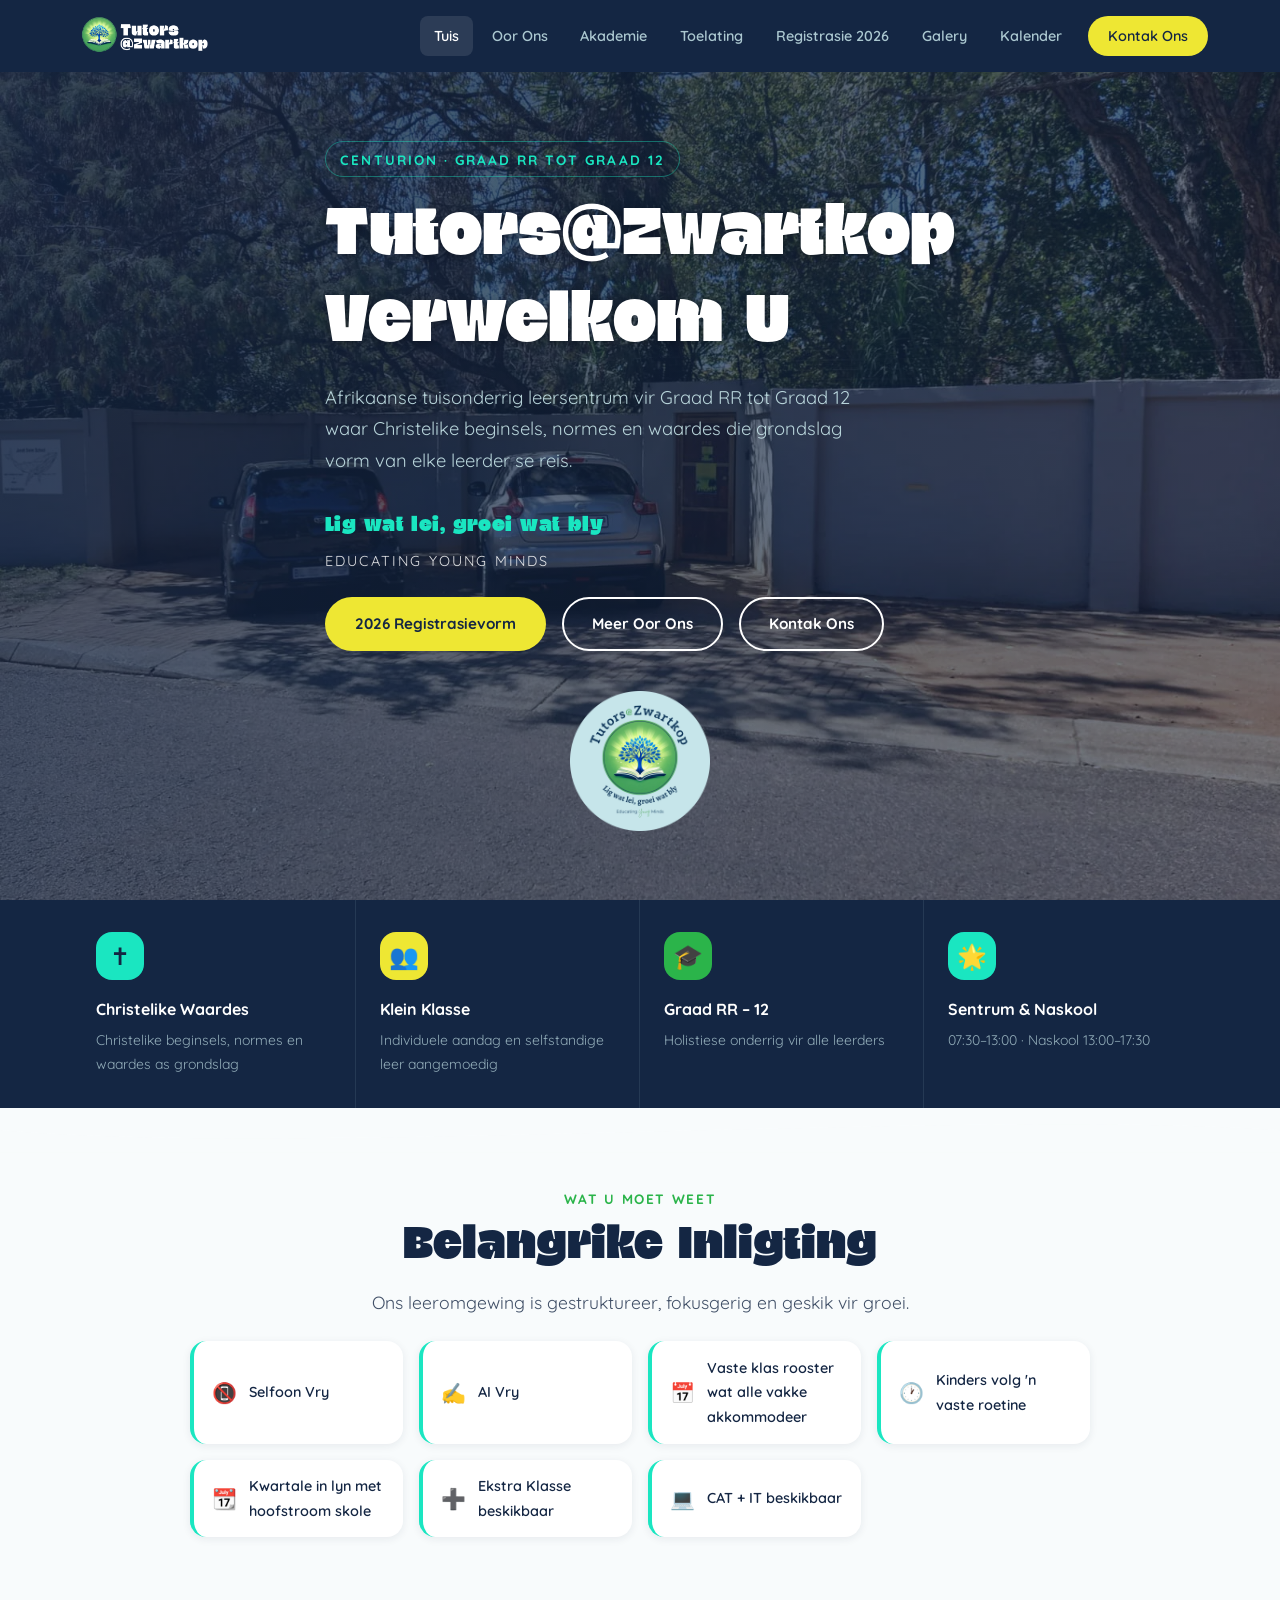
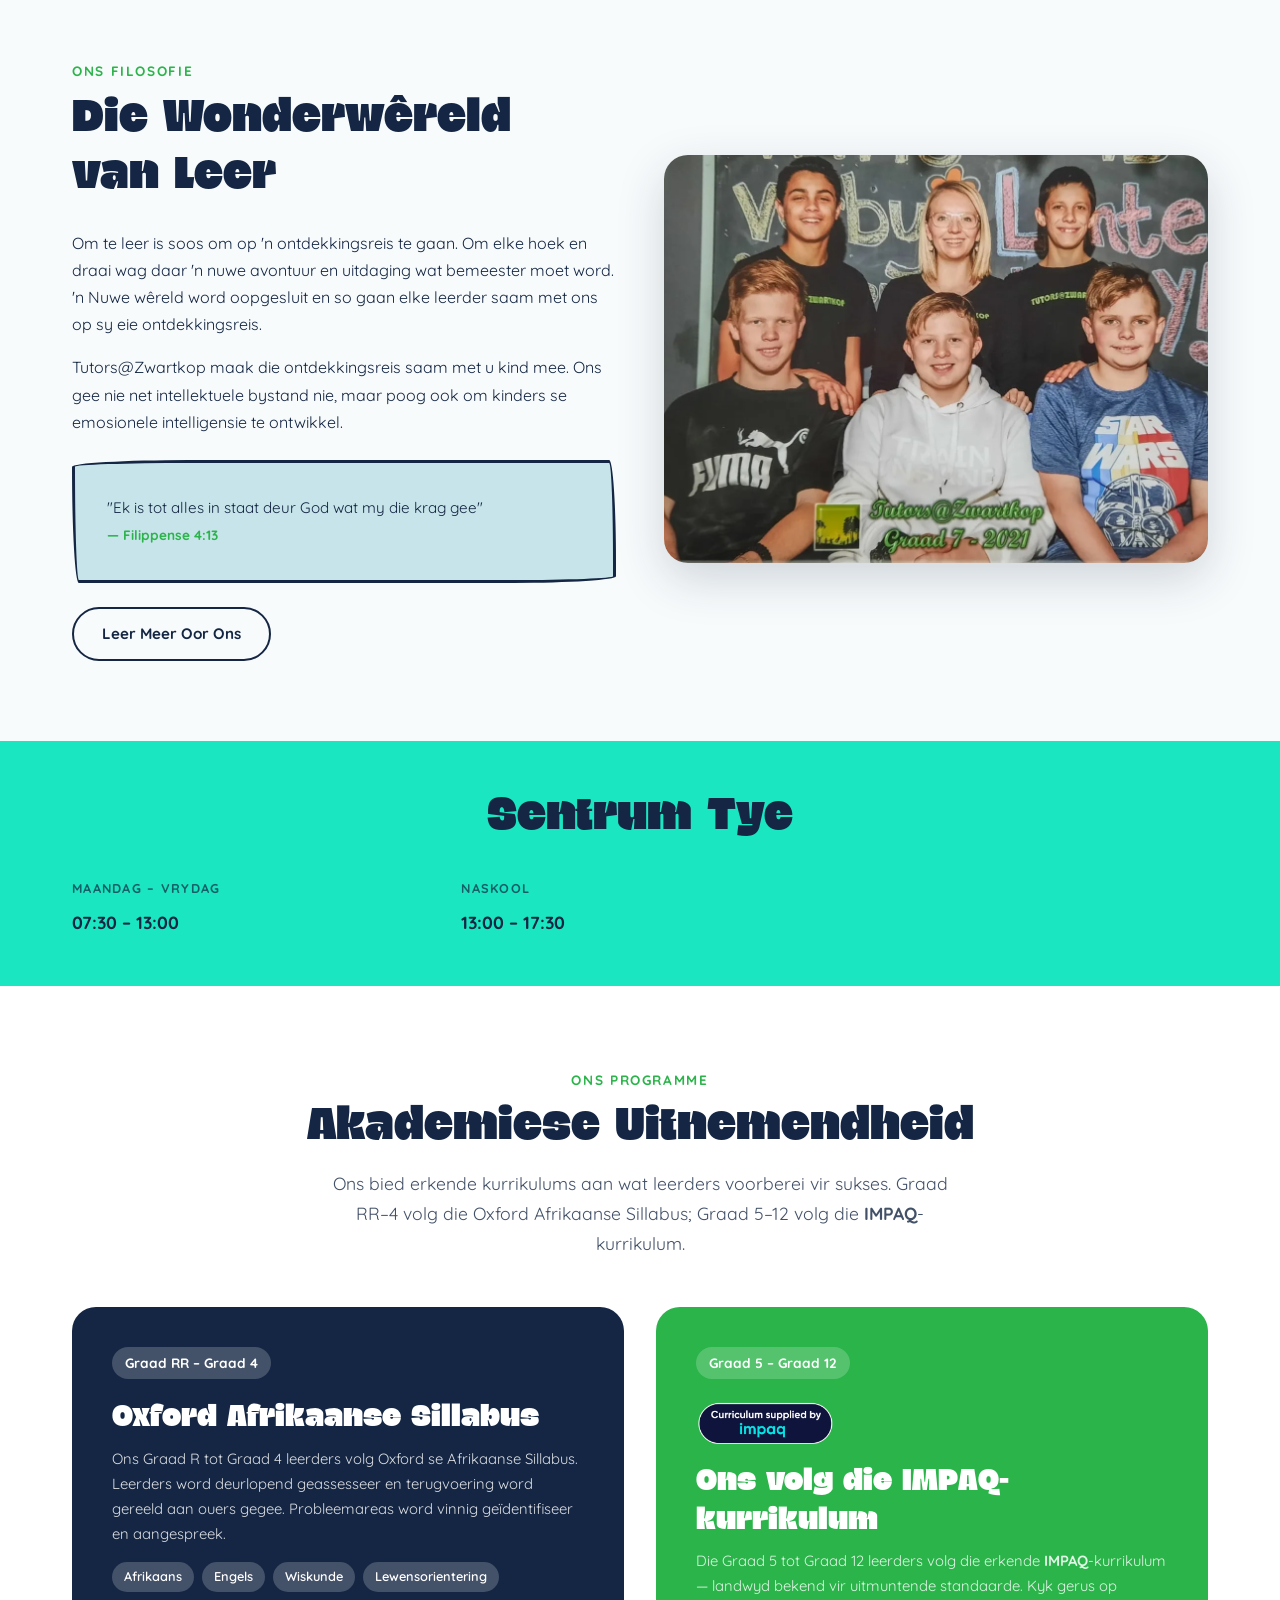
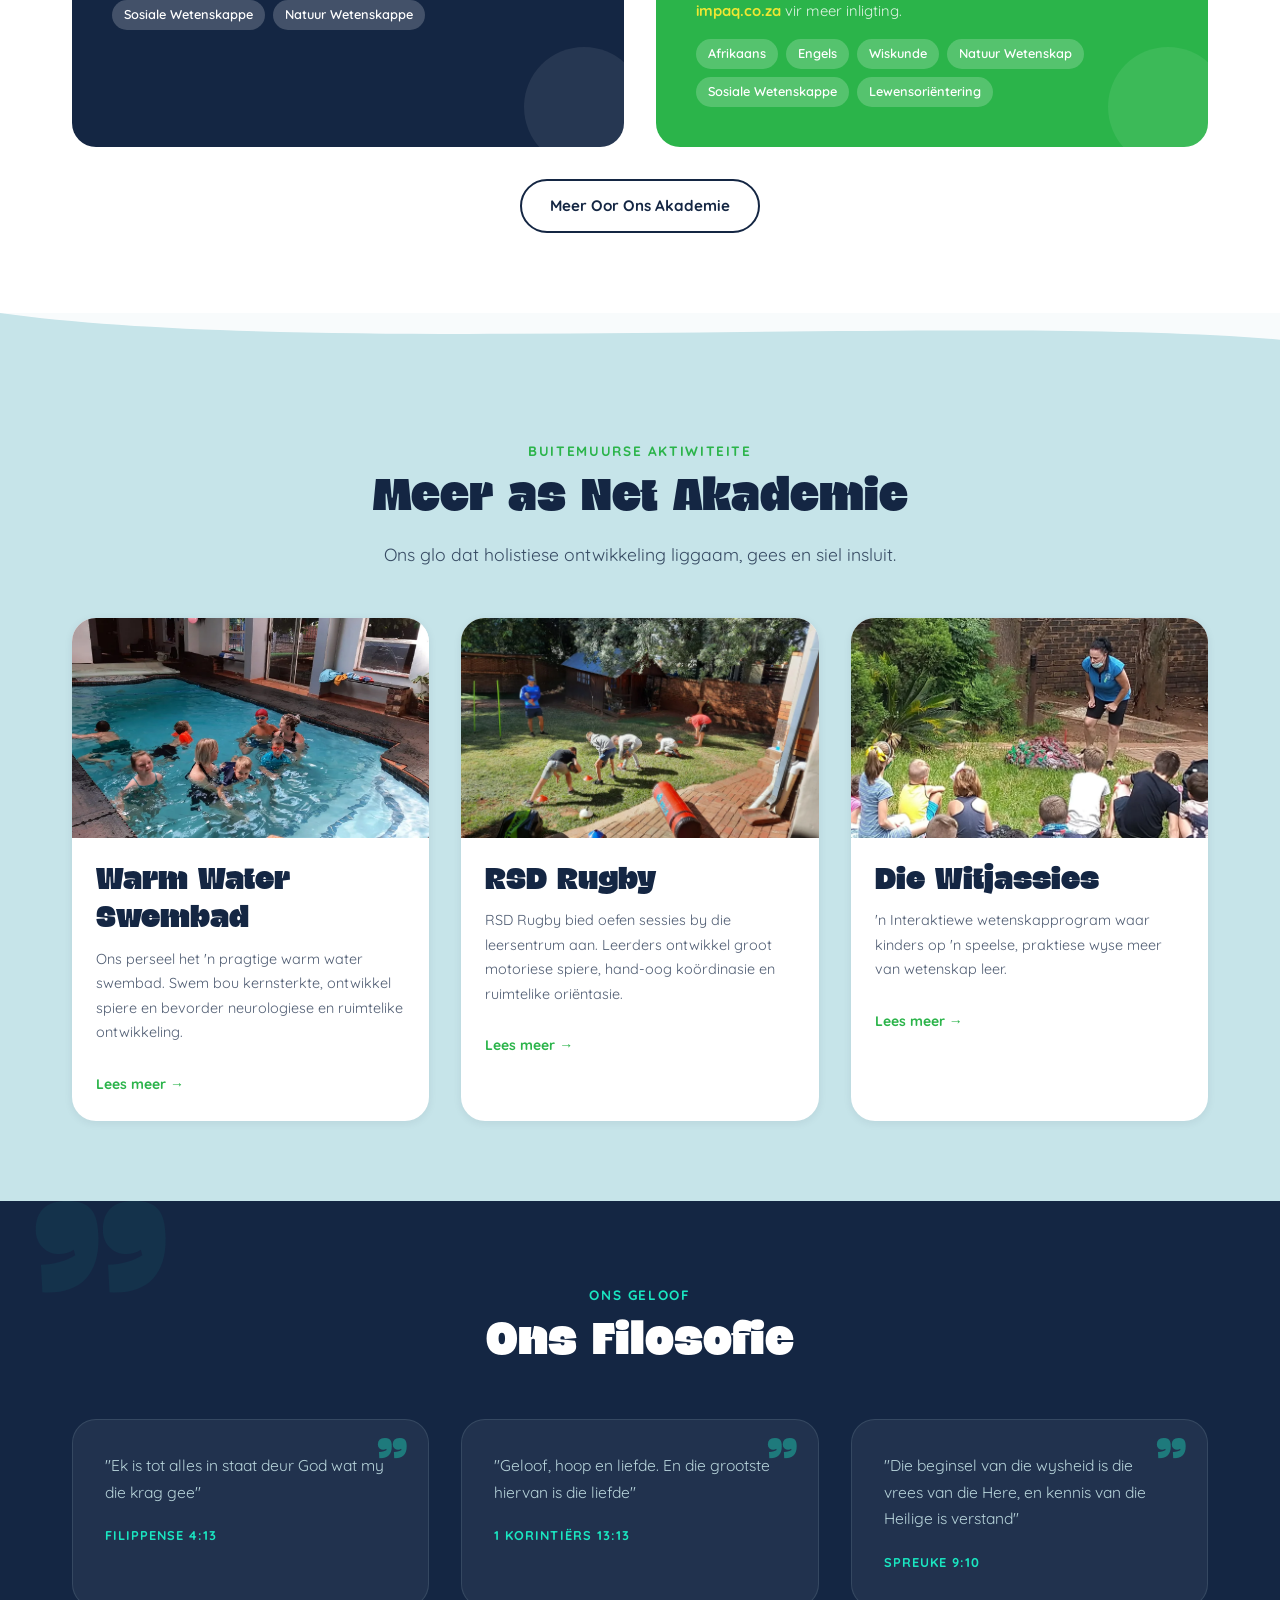
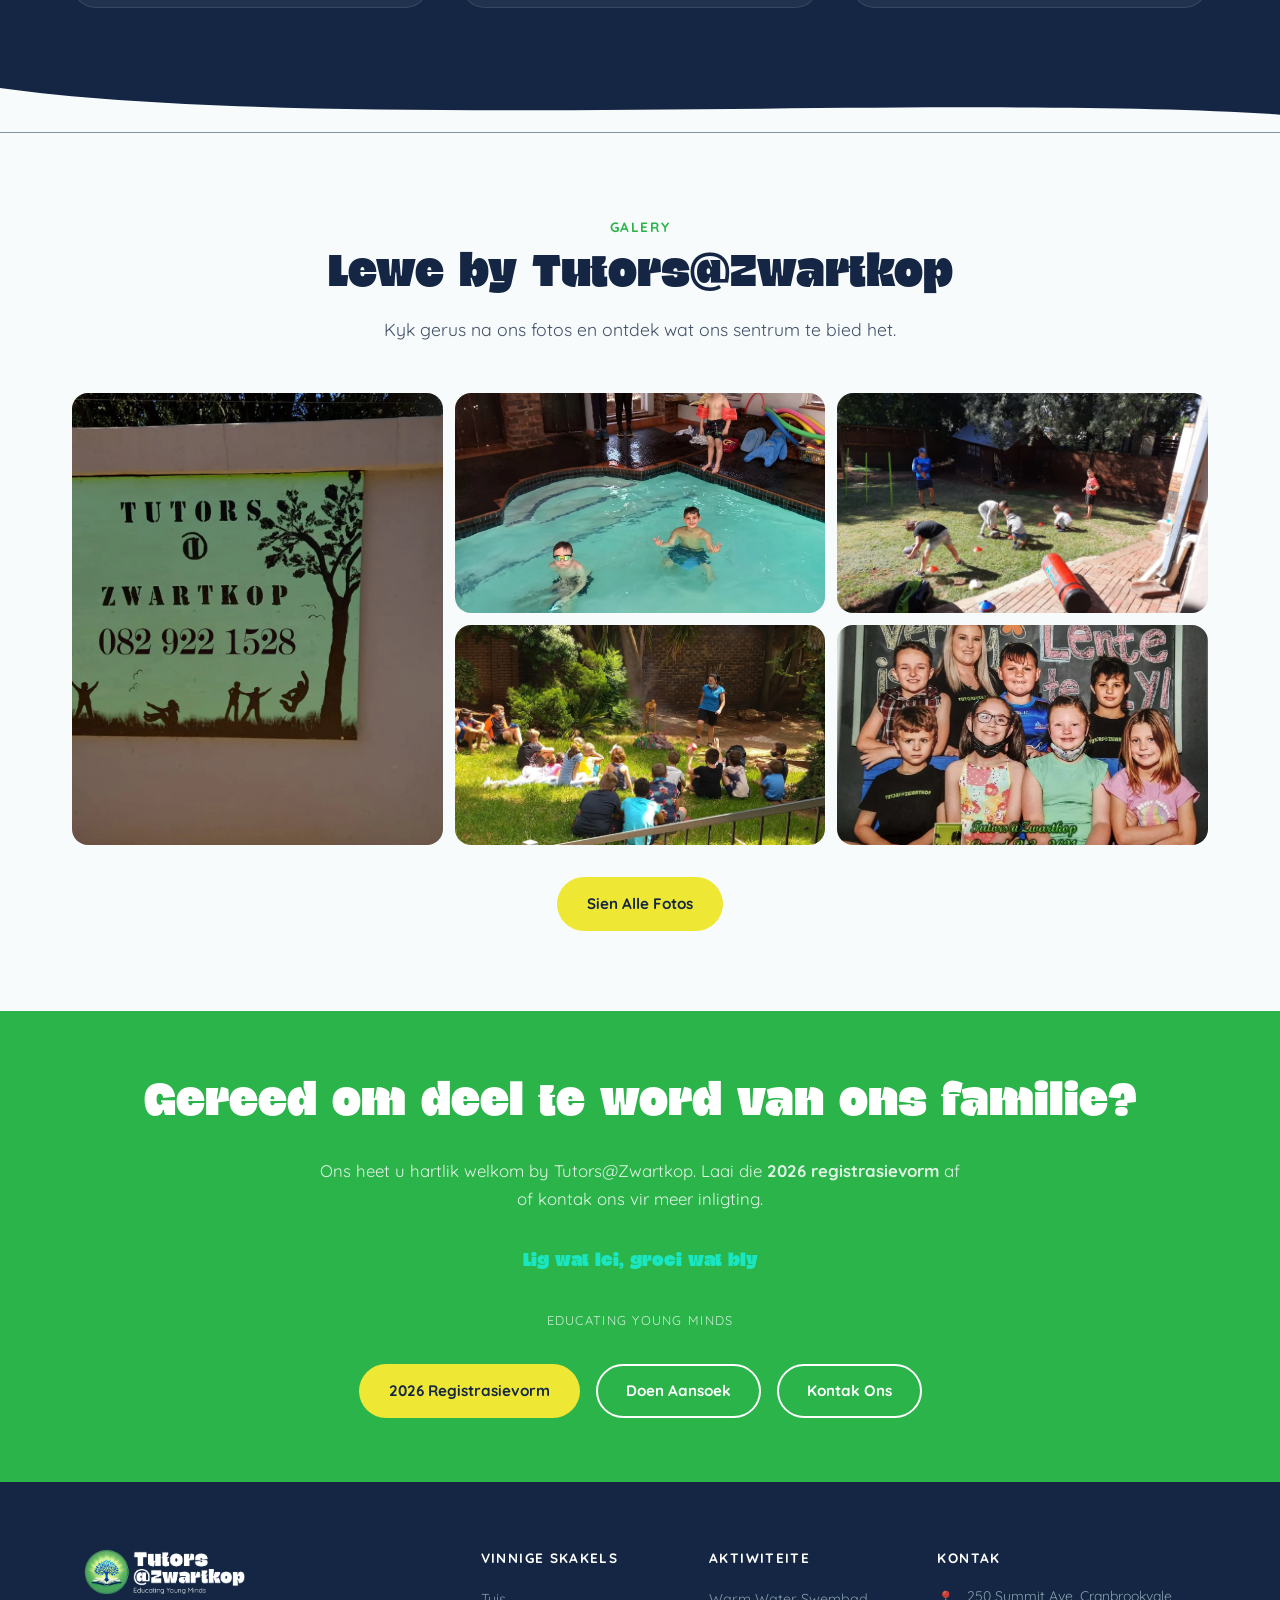
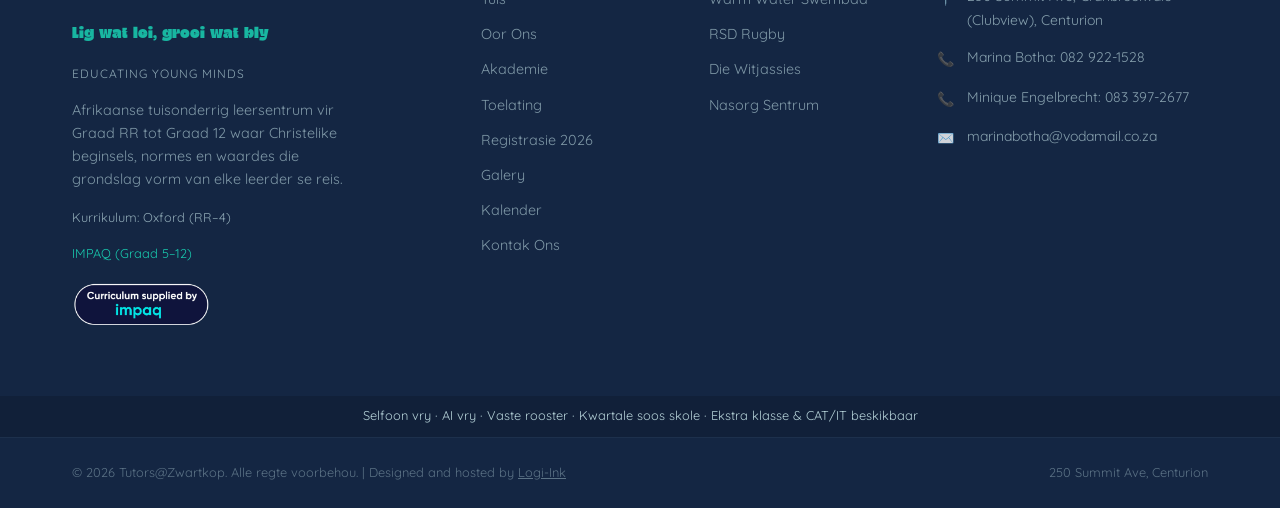
<file: index.html>
<!DOCTYPE html>
<html lang="af">
<head>
  <meta charset="UTF-8">
  <meta name="viewport" content="width=device-width, initial-scale=1.0">
  <title>Tutors@Zwartkop | Afrikaanse Leersentrum Centurion | Graad RR–12</title>
  <meta name="description" content="Tutors@Zwartkop is 'n Afrikaanse leersentrum in Centurion (Clubview). Klein klasse, Christelike waardes, Oxford & IMPAQ kurrikulums, nasorg en buitemuurse aktiwiteite vir Graad RR tot Graad 12.">
  <meta name="keywords" content="tutors zwartkop, leersentrum centurion, afrikaanse leersentrum, tuisonderrig centurion, graad rr tot 12, nasorg centurion, clubview leersentrum, oxford sillabus, impaq kurrikulum, christelike skool centurion, klein klasse, swembad, rsd rugby, die witjassies, tutors at zwartkop">
  <meta name="author" content="Tutors@Zwartkop">
  <meta name="robots" content="index, follow">
  <link rel="canonical" href="https://tutorsatzwartkop.co.za/">

  <!-- Open Graph -->
  <meta property="og:type" content="website">
  <meta property="og:url" content="https://tutorsatzwartkop.co.za/">
  <meta property="og:title" content="Tutors@Zwartkop | Afrikaanse Leersentrum Centurion">
  <meta property="og:description" content="Afrikaanse leersentrum in Centurion. Klein klasse, Christelike waardes, Oxford & IMPAQ kurrikulums vir Graad RR tot Graad 12. Naskool 13:00–17:30 beskikbaar.">
  <meta property="og:image" content="https://tutorsatzwartkop.co.za/assets/social/og-image.webp">
  <meta property="og:image:width" content="1200">
  <meta property="og:image:height" content="630">
  <meta property="og:locale" content="af_ZA">
  <meta property="og:site_name" content="Tutors@Zwartkop">

  <!-- Twitter Card -->
  <meta name="twitter:card" content="summary_large_image">
  <meta name="twitter:title" content="Tutors@Zwartkop | Afrikaanse Leersentrum Centurion">
  <meta name="twitter:description" content="Afrikaanse leersentrum in Centurion. Klein klasse, Christelike waardes, Oxford & IMPAQ kurrikulums vir Graad RR tot Graad 12.">
  <meta name="twitter:image" content="https://tutorsatzwartkop.co.za/assets/social/twitter-card.webp">

  <!-- Local SEO -->
  <meta name="geo.region" content="ZA-GP">
  <meta name="geo.placename" content="Centurion, Gauteng">
  <meta name="geo.position" content="-25.8584;28.1929">
  <meta name="ICBM" content="-25.8584, 28.1929">
  <link rel="icon" href="favicon.svg" type="image/svg+xml">
  <link rel="stylesheet" href="style.css">
  <link rel="preload" as="image" href="assets/images/facility/001.webp" fetchpriority="high">
  <link rel="preload" as="font" href="assets/fonts/Blogh/Blogh.otf" type="font/otf" crossorigin>
  <link rel="preload" as="font" href="assets/fonts/Quicksand/Quicksand-VariableFont_wght.ttf" type="font/ttf" crossorigin>
</head>
<body>

  <!-- =========================================================
       Navigation
       ========================================================= -->
    <div id="navbar-placeholder" class="navbar-placeholder"></div>
  <script src="js/partials.js"></script>

  <main class="page-content">

    <!-- =========================================================
         Hero
         ========================================================= -->
    <section class="hero">
      <div class="hero-bg" style="background-image: url('assets/images/facility/001.webp');"></div>
      <div class="hero-overlay"></div>
      <div class="container">
        <div class="hero-content">
          <span class="hero-eyebrow">Centurion · Graad RR tot Graad 12</span>
          <h1>Tutors@Zwartkop<br>Verwelkom U</h1>
          <p class="hero-subtitle">
            Afrikaanse tuisonderrig leersentrum vir Graad RR tot Graad 12 waar Christelike beginsels, 
            normes en waardes die grondslag vorm van elke leerder se reis.
          </p>
          <p class="hero-slogan" style="font-family:var(--font-heading); font-size:1.35rem; color:var(--color-teal); margin:0.5rem 0 0.25rem; letter-spacing:0.02em;">Lig wat lei, groei wat bly</p>
          <p class="hero-sub-slogan" style="font-size:0.9rem; color:rgba(255,255,255,0.85); margin:0 0 1.5rem; letter-spacing:0.15em; text-transform:uppercase;">Educating Young Minds</p>
          <div class="btn-group">
            <a href="https://drive.google.com/file/d/1hAB0oJtmdSz7Mbcq_u-aQBlrIJOR7rKK/view?pli=1" class="btn btn-primary" target="_blank" rel="noopener">2026 Registrasievorm</a>
            <a href="/about" class="btn btn-secondary">Meer Oor Ons</a>
            <a href="/contact" class="btn btn-secondary">Kontak Ons</a>
          </div>
          <div class="fade-up" style="margin-top:2.5rem;">
            <img src="assets/logos/new/logo_new_slogans.webp" alt="Tutors@Zwartkop — Lig wat lei, groei wat bly. Educating Young Minds" style="max-height:140px; width:auto; display:block; margin:0 auto;" width="280" height="140">
          </div>
        </div>
      </div>
    </section>

    <!-- =========================================================
         Feature Strip
         ========================================================= -->
    <div class="feature-strip">
      <div class="container">
        <div class="feature-strip-inner">
          <div class="feature-item fade-up">
            <div class="feature-icon bg-teal">✝</div>
            <h4>Christelike Waardes</h4>
            <p>Christelike beginsels, normes en waardes as grondslag</p>
          </div>
          <div class="feature-item fade-up">
            <div class="feature-icon bg-yellow">👥</div>
            <h4>Klein Klasse</h4>
            <p>Individuele aandag en selfstandige leer aangemoedig</p>
          </div>
          <div class="feature-item fade-up">
            <div class="feature-icon bg-green">🎓</div>
            <h4>Graad RR – 12</h4>
            <p>Holistiese onderrig vir alle leerders</p>
          </div>
          <div class="feature-item fade-up">
            <div class="feature-icon" style="background-color: var(--color-teal);">🌟</div>
            <h4>Sentrum & Naskool</h4>
            <p>07:30–13:00 · Naskool 13:00–17:30</p>
          </div>
        </div>
      </div>
    </div>

    <!-- Wave divider -->
    <div class="wave-divider" aria-hidden="true">
      <svg viewBox="0 0 1440 50" preserveAspectRatio="none" xmlns="http://www.w3.org/2000/svg">
        <path d="M0,25 C360,55 1080,0 1440,25 L1440,50 L0,50 Z" fill="var(--color-off-white)"/>
      </svg>
    </div>

    <!-- =========================================================
         Belangrike Inligting
         ========================================================= -->
    <section class="section bg-off-white" style="padding-top:2rem; padding-bottom:2.5rem;">
      <div class="container">
        <div class="section-header fade-up" style="margin-bottom:1.5rem;">
          <span class="eyebrow">Wat U Moet Weet</span>
          <h2>Belangrike Inligting</h2>
          <p>Ons leeromgewing is gestruktureer, fokusgerig en geskik vir groei.</p>
        </div>
        <div class="info-badges fade-up">
          <div class="info-badge">
            <span class="info-badge-icon" aria-hidden="true">📵</span>
            <span>Selfoon Vry</span>
          </div>
          <div class="info-badge">
            <span class="info-badge-icon" aria-hidden="true">✍️</span>
            <span>AI Vry</span>
          </div>
          <div class="info-badge">
            <span class="info-badge-icon" aria-hidden="true">📅</span>
            <span>Vaste klas rooster wat alle vakke akkommodeer</span>
          </div>
          <div class="info-badge">
            <span class="info-badge-icon" aria-hidden="true">🕐</span>
            <span>Kinders volg 'n vaste roetine</span>
          </div>
          <div class="info-badge">
            <span class="info-badge-icon" aria-hidden="true">📆</span>
            <span>Kwartale in lyn met hoofstroom skole</span>
          </div>
          <div class="info-badge">
            <span class="info-badge-icon" aria-hidden="true">➕</span>
            <span>Ekstra Klasse beskikbaar</span>
          </div>
          <div class="info-badge">
            <span class="info-badge-icon" aria-hidden="true">💻</span>
            <span>CAT + IT beskikbaar</span>
          </div>
        </div>
      </div>
    </section>

    <!-- =========================================================
         About Teaser
         ========================================================= -->
    <section class="section bg-off-white">
      <div class="container">
        <div class="grid-2" style="align-items:center; gap:3rem;">
          <div class="fade-up">
            <span class="section-header" style="text-align:left; margin-bottom:1.5rem;">
              <span class="eyebrow">Ons Filosofie</span>
            </span>
            <h2>Die Wonderwêreld<br>van Leer</h2>
            <p>
              Om te leer is soos om op 'n ontdekkingsreis te gaan. Om elke hoek en draai wag 
              daar 'n nuwe avontuur en uitdaging wat bemeester moet word. 'n Nuwe wêreld word 
              oopgesluit en so gaan elke leerder saam met ons op sy eie ontdekkingsreis.
            </p>
            <p>
              Tutors@Zwartkop maak die ontdekkingsreis saam met u kind mee. Ons gee nie net 
              intellektuele bystand nie, maar poog ook om kinders se emosionele intelligensie 
              te ontwikkel.
            </p>
            <div class="organic-box" style="margin-top:1.5rem;">
              <p style="font-style:italic; margin:0; font-size:0.95rem;">
                "Ek is tot alles in staat deur God wat my die krag gee"
              </p>
              <cite style="font-weight:700; font-size:0.85rem; color:var(--color-green);">— Filippense 4:13</cite>
            </div>
            <a href="/about" class="btn btn-outline" style="margin-top:1.5rem;">Leer Meer Oor Ons</a>
          </div>
          <div class="fade-up">
            <div style="border-radius: var(--radius-lg); overflow:hidden; box-shadow: var(--shadow-lg); aspect-ratio: 4/3;">
              <img
                src="assets/images/class_photos/001.webp"
                alt="Leerders in die klaskamer"
                style="width:100%; height:100%; object-fit:cover; display:block;"
              >
            </div>
          </div>
        </div>
      </div>
    </section>

    <!-- =========================================================
         Opening Hours Strip
         ========================================================= -->
    <section class="hours-strip">
      <div class="container">
        <div style="text-align:center; margin-bottom:2rem;">
          <h2 style="color:var(--color-navy); margin:0;">Sentrum Tye</h2>
        </div>
        <div class="hours-grid">
          <div class="hours-item fade-up">
            <h4>Maandag – Vrydag</h4>
            <p>07:30 – 13:00</p>
          </div>
          <div class="hours-item fade-up">
            <h4>Naskool</h4>
            <p>13:00 – 17:30</p>
          </div>
        </div>
      </div>
    </section>

    <!-- =========================================================
         Academic Programs
         ========================================================= -->
    <section class="section bg-white">
      <div class="container">
        <div class="section-header fade-up">
          <span class="eyebrow">Ons Programme</span>
          <h2>Akademiese Uitnemendheid</h2>
          <p>Ons bied erkende kurrikulums aan wat leerders voorberei vir sukses. Graad RR–4 volg die Oxford Afrikaanse Sillabus; Graad 5–12 volg die <strong>IMPAQ</strong>-kurrikulum.</p>
        </div>
        <div class="curriculum-grid">
          <div class="curriculum-card bg-navy fade-up">
            <span class="grade-range">Graad RR – Graad 4</span>
            <h3>Oxford Afrikaanse Sillabus</h3>
            <p>
              Ons Graad R tot Graad 4 leerders volg Oxford se Afrikaanse Sillabus. 
              Leerders word deurlopend geassesseer en terugvoering word gereeld aan 
              ouers gegee. Probleemareas word vinnig geïdentifiseer en aangespreek.
            </p>
            <div class="subject-list">
              <span class="subject-tag">Afrikaans</span>
              <span class="subject-tag">Engels</span>
              <span class="subject-tag">Wiskunde</span>
              <span class="subject-tag">Lewensorientering</span>
              <span class="subject-tag">Sosiale Wetenskappe</span>
              <span class="subject-tag">Natuur Wetenskappe</span>
            </div>
          </div>
          <div class="curriculum-card bg-green fade-up">
            <span class="grade-range">Graad 5 – Graad 12</span>
            <div style="margin-bottom:1rem;">
              <img src="assets/logos/Impaq_logo.webp" alt="IMPAQ" style="max-height:48px; width:auto; display:block;" width="140" height="48">
            </div>
            <h3>Ons volg die IMPAQ-kurrikulum</h3>
            <p>
              Die Graad 5 tot Graad 12 leerders volg die erkende <strong>IMPAQ</strong>-kurrikulum — 
              landwyd bekend vir uitmuntende standaarde. Kyk gerus op 
              <a href="https://www.impaq.co.za/" target="_blank" rel="noopener" style="color:var(--color-yellow); font-weight:700;">impaq.co.za</a> 
              vir meer inligting.
            </p>
            <div class="subject-list">
              <span class="subject-tag">Afrikaans</span>
              <span class="subject-tag">Engels</span>
              <span class="subject-tag">Wiskunde</span>
              <span class="subject-tag">Natuur Wetenskap</span>
              <span class="subject-tag">Sosiale Wetenskappe</span>
              <span class="subject-tag">Lewensoriëntering</span>
            </div>
          </div>
        </div>
        <div style="text-align:center; margin-top:2rem;">
          <a href="/academics" class="btn btn-outline">Meer Oor Ons Akademie</a>
        </div>
      </div>
    </section>

    <!-- Wave divider -->
    <div class="wave-divider" aria-hidden="true">
      <svg viewBox="0 0 1440 50" preserveAspectRatio="none" xmlns="http://www.w3.org/2000/svg">
        <path d="M0,0 C360,50 1080,0 1440,30 L1440,50 L0,50 Z" fill="var(--color-light-blue)"/>
      </svg>
    </div>

    <!-- =========================================================
         Extracurricular Activities
         ========================================================= -->
    <section class="section bg-light-blue">
      <div class="container">
        <div class="section-header fade-up">
          <span class="eyebrow">Buitemuurse Aktiwiteite</span>
          <h2>Meer as Net Akademie</h2>
          <p>Ons glo dat holistiese ontwikkeling liggaam, gees en siel insluit.</p>
        </div>
        <div class="grid-3">
          <div class="activity-card fade-up">
            <div class="activity-card-image">
              <img src="assets/images/warm_water_swembad/001.webp" alt="Warm water swembad">
            </div>
            <div class="activity-card-body">
              <h3>Warm Water Swembad</h3>
              <p>
                Ons perseel het 'n pragtige warm water swembad. Swem bou kernsterkte, 
                ontwikkel spiere en bevorder neurologiese en ruimtelike ontwikkeling.
              </p>
              <a href="/academics#swembad" class="activity-link">Lees meer →</a>
            </div>
          </div>
          <div class="activity-card fade-up">
            <div class="activity-card-image">
              <img src="assets/images/rsd_rugby/001.webp" alt="RSD Rugby">
            </div>
            <div class="activity-card-body">
              <h3>RSD Rugby</h3>
              <p>
                RSD Rugby bied oefen sessies by die leersentrum aan. Leerders ontwikkel 
                groot motoriese spiere, hand-oog koördinasie en ruimtelike oriëntasie.
              </p>
              <a href="/academics#rugby" class="activity-link">Lees meer →</a>
            </div>
          </div>
          <div class="activity-card fade-up">
            <div class="activity-card-image">
              <img src="assets/images/die_witjassies/001.webp" alt="Die Witjassies">
            </div>
            <div class="activity-card-body">
              <h3>Die Witjassies</h3>
              <p>
                'n Interaktiewe wetenskapprogram waar kinders op 'n speelse, praktiese 
                wyse meer van wetenskap leer.
              </p>
              <a href="/academics#witjassies" class="activity-link">Lees meer →</a>
            </div>
          </div>
        </div>
      </div>
    </section>

    <!-- =========================================================
         Scripture Quotes
         ========================================================= -->
    <section class="section quotes-section">
      <div class="container">
        <div class="section-header fade-up">
          <span class="eyebrow" style="color:var(--color-teal);">Ons Geloof</span>
          <h2 style="color:var(--color-white);">Ons Filosofie</h2>
        </div>
        <div class="quotes-grid">
          <div class="quote-card fade-up">
            <p>"Ek is tot alles in staat deur God wat my die krag gee"</p>
            <cite>Filippense 4:13</cite>
          </div>
          <div class="quote-card fade-up">
            <p>"Geloof, hoop en liefde. En die grootste hiervan is die liefde"</p>
            <cite>1 Korintiërs 13:13</cite>
          </div>
          <div class="quote-card fade-up">
            <p>"Die beginsel van die wysheid is die vrees van die Here, en kennis van die Heilige is verstand"</p>
            <cite>Spreuke 9:10</cite>
          </div>
        </div>
      </div>
    </section>

    <!-- Wave divider -->
    <div class="wave-divider" aria-hidden="true" style="background-color:var(--color-navy);">
      <svg viewBox="0 0 1440 50" preserveAspectRatio="none" xmlns="http://www.w3.org/2000/svg">
        <path d="M0,0 C360,50 1080,5 1440,30 L1440,50 L0,50 Z" fill="var(--color-off-white)"/>
      </svg>
    </div>

    <!-- =========================================================
         Gallery Preview
         ========================================================= -->
    <section class="section bg-off-white">
      <div class="container">
        <div class="section-header fade-up">
          <span class="eyebrow">Galery</span>
          <h2>Lewe by Tutors@Zwartkop</h2>
          <p>Kyk gerus na ons fotos en ontdek wat ons sentrum te bied het.</p>
        </div>
        <div class="gallery-preview-grid fade-up">
          <div class="gallery-preview-item">
            <img src="assets/images/facility/002.webp" alt="Fasiliteit">
          </div>
          <div class="gallery-preview-item">
            <img src="assets/images/warm_water_swembad/003.webp" alt="Swembad">
          </div>
          <div class="gallery-preview-item">
            <img src="assets/images/rsd_rugby/002.webp" alt="Rugby">
          </div>
          <div class="gallery-preview-item">
            <img src="assets/images/die_witjassies/003.webp" alt="Die Witjassies">
          </div>
          <div class="gallery-preview-item">
            <img src="assets/images/class_photos/002.webp" alt="Klaskamers">
          </div>
        </div>
        <div style="text-align:center; margin-top:2rem;">
          <a href="/gallery" class="btn btn-primary">Sien Alle Fotos</a>
        </div>
      </div>
    </section>

    <!-- =========================================================
         CTA Banner
         ========================================================= -->
    <section class="cta-banner">
      <div class="container">
        <div class="fade-up">
          <h2>Gereed om deel te word van ons familie?</h2>
          <p>Ons heet u hartlik welkom by Tutors@Zwartkop. Laai die <strong>2026 registrasievorm</strong> af<br>of kontak ons vir meer inligting.</p>
          <p style="margin-top:1rem; font-family:var(--font-heading); color:var(--color-teal); font-size:1.2rem;">Lig wat lei, groei wat bly</p>
          <p style="font-size:0.8rem; letter-spacing:0.1em; text-transform:uppercase; opacity:0.9;">Educating Young Minds</p>
          <div class="btn-group" style="justify-content:center;">
            <a href="https://drive.google.com/file/d/1hAB0oJtmdSz7Mbcq_u-aQBlrIJOR7rKK/view?pli=1" class="btn btn-primary" target="_blank" rel="noopener">2026 Registrasievorm</a>
            <a href="/admissions" class="btn btn-secondary">Doen Aansoek</a>
            <a href="/contact" class="btn btn-secondary">Kontak Ons</a>
          </div>
        </div>
      </div>
    </section>

  </main>

  <!-- =========================================================
       Footer
       ========================================================= -->
    <div id="footer-placeholder"></div>

  <script src="js/main.js"></script>
</body>
</html>
</file>
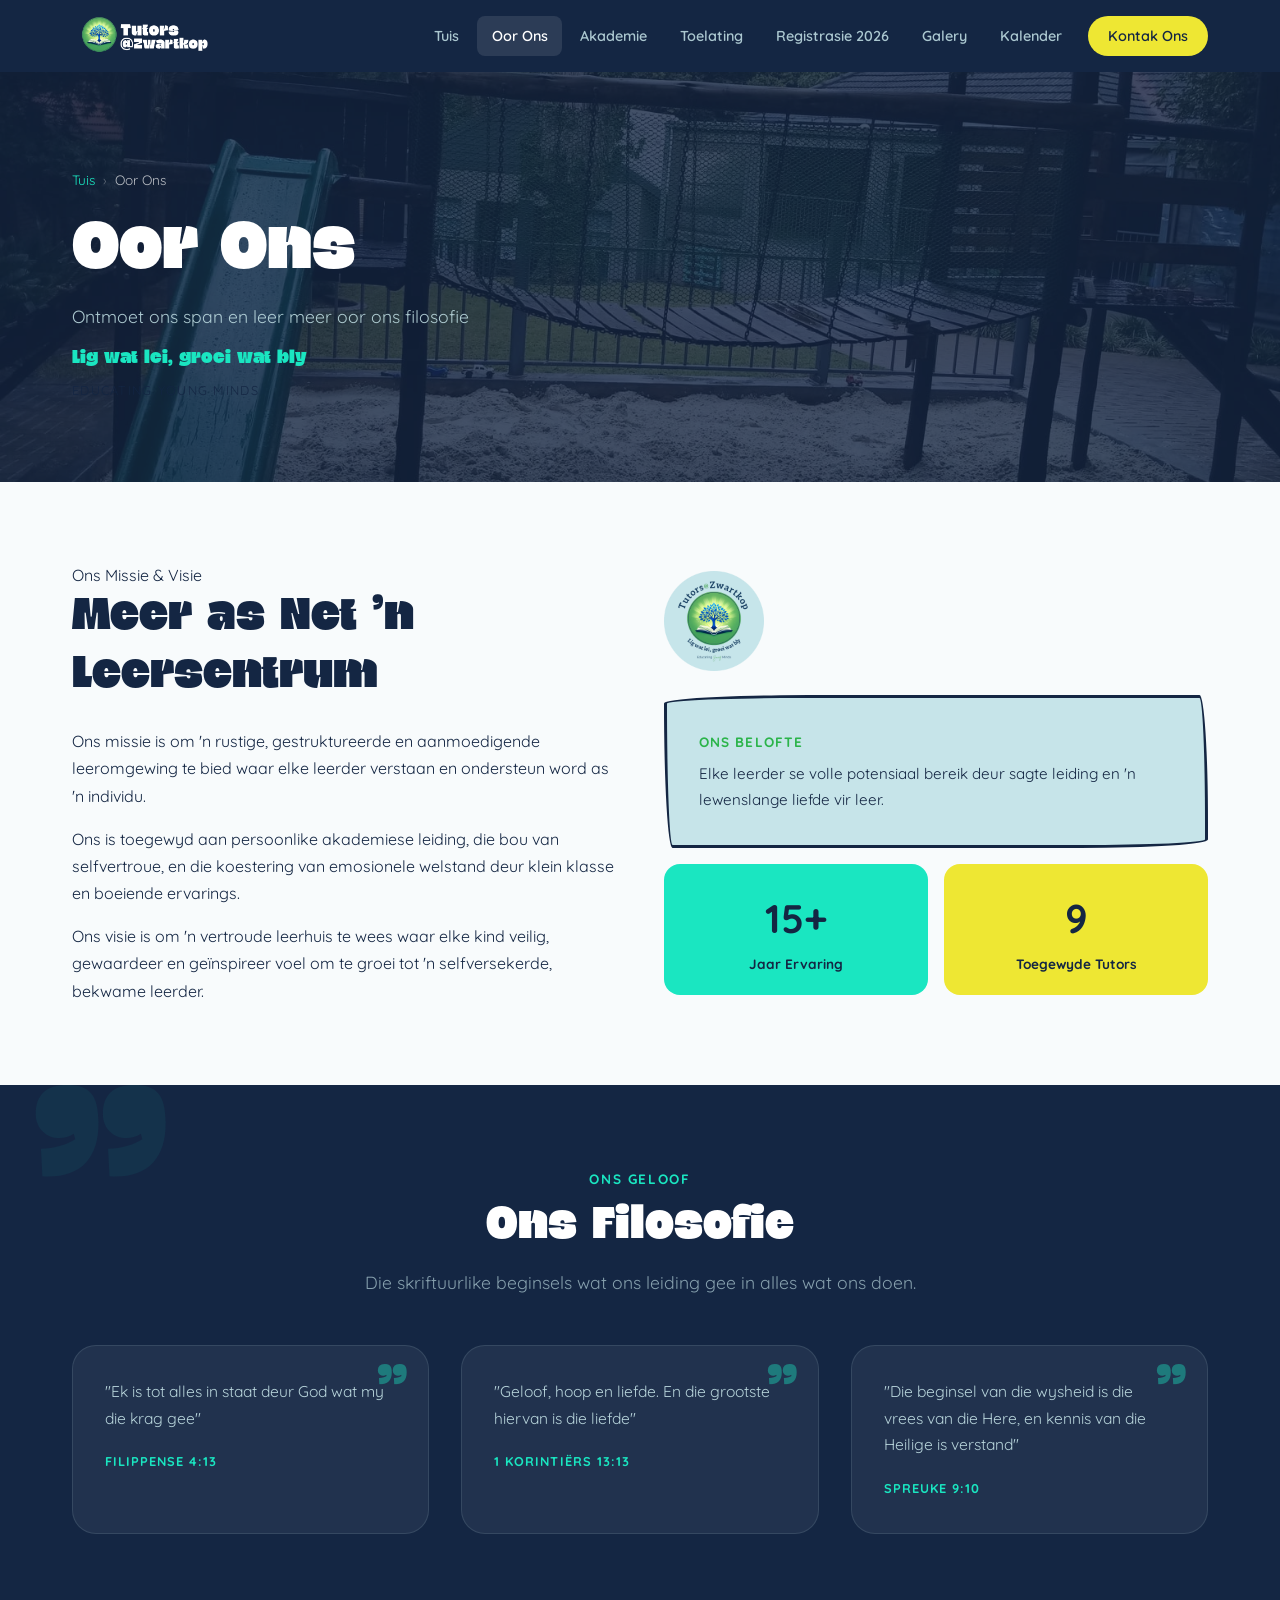
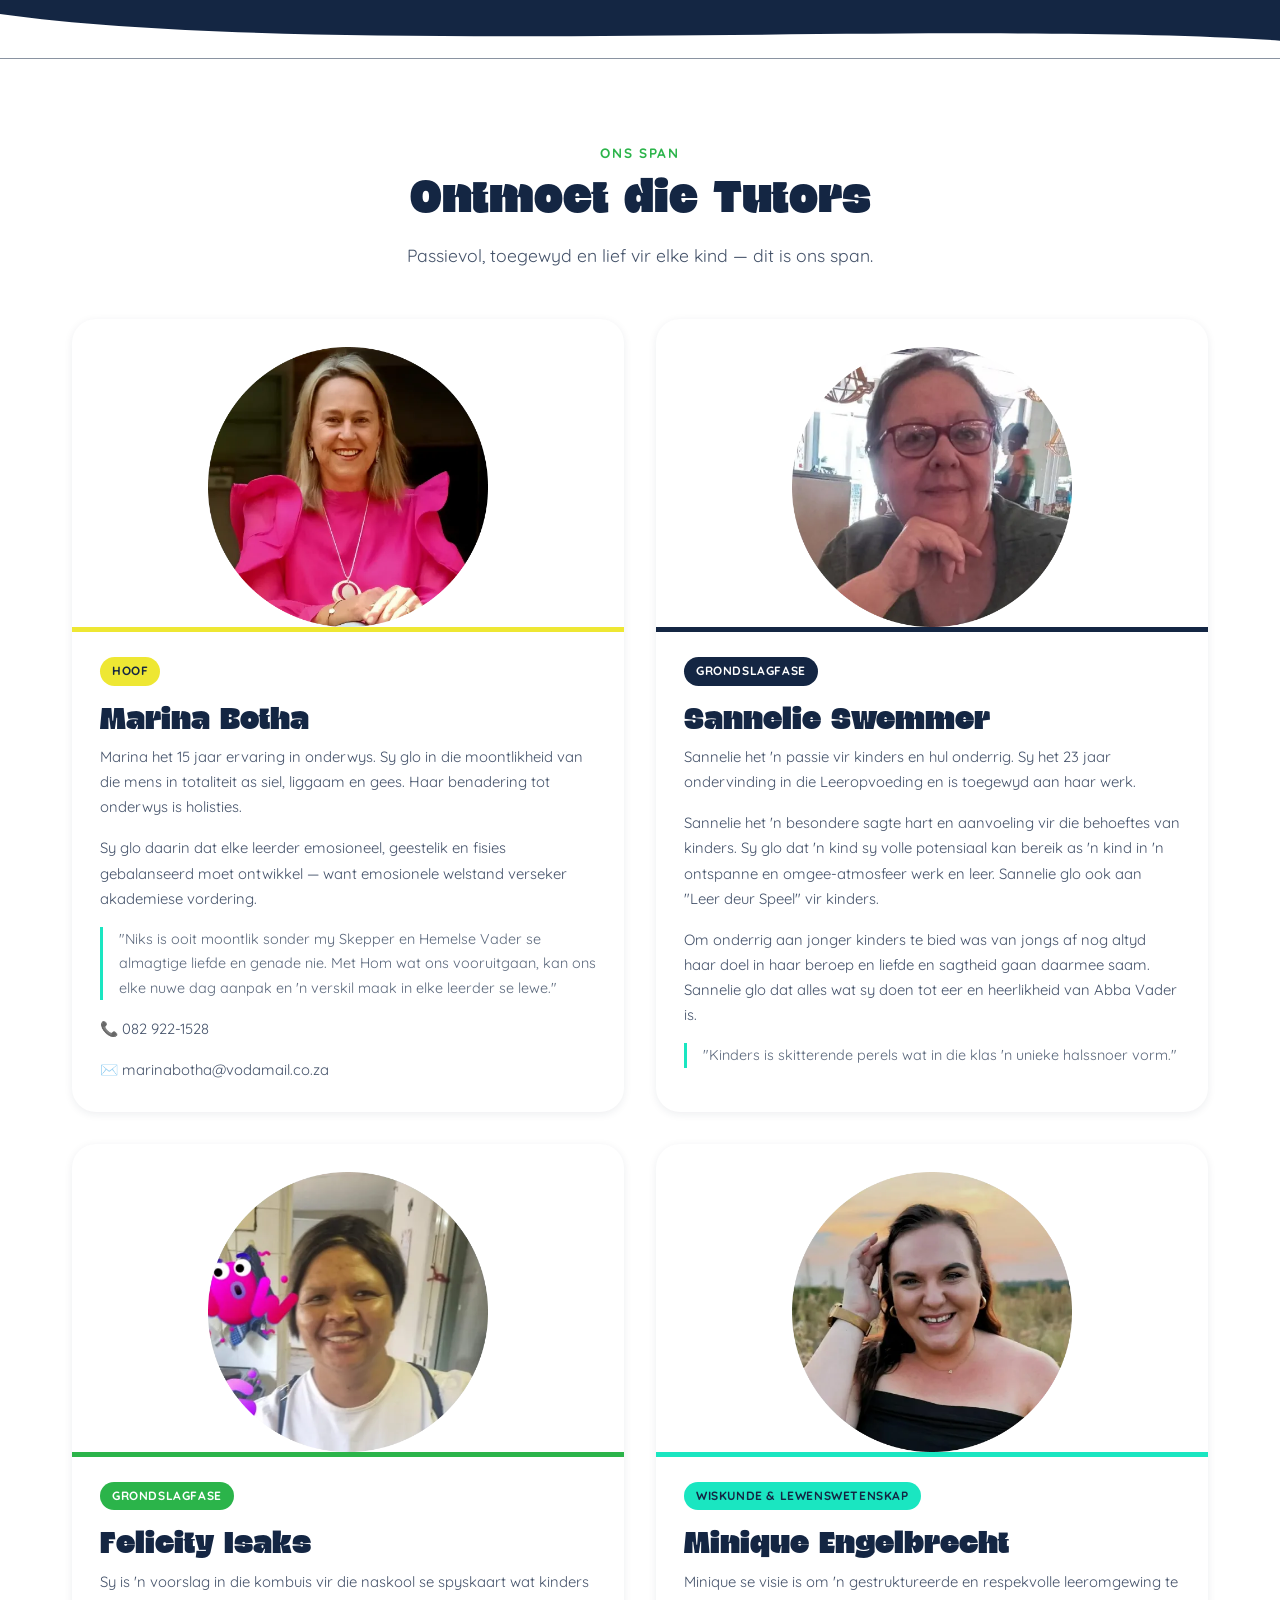
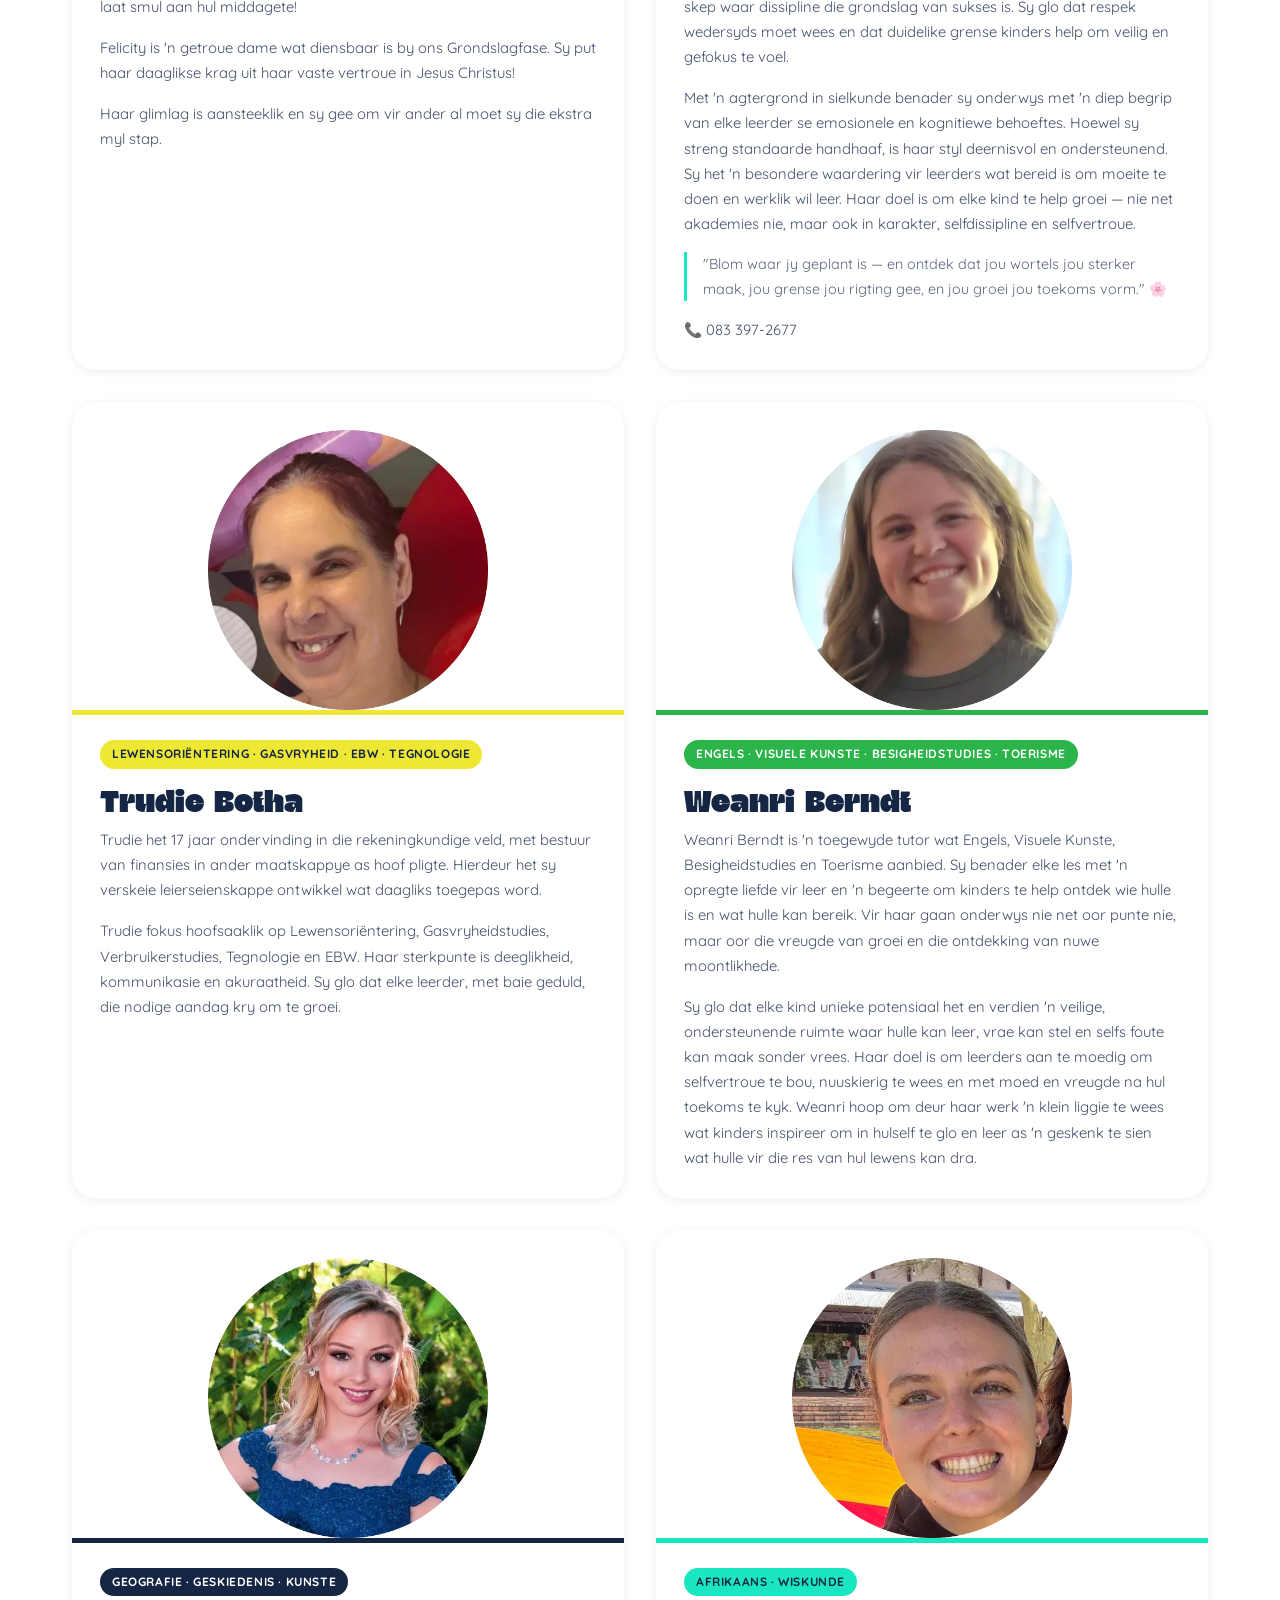
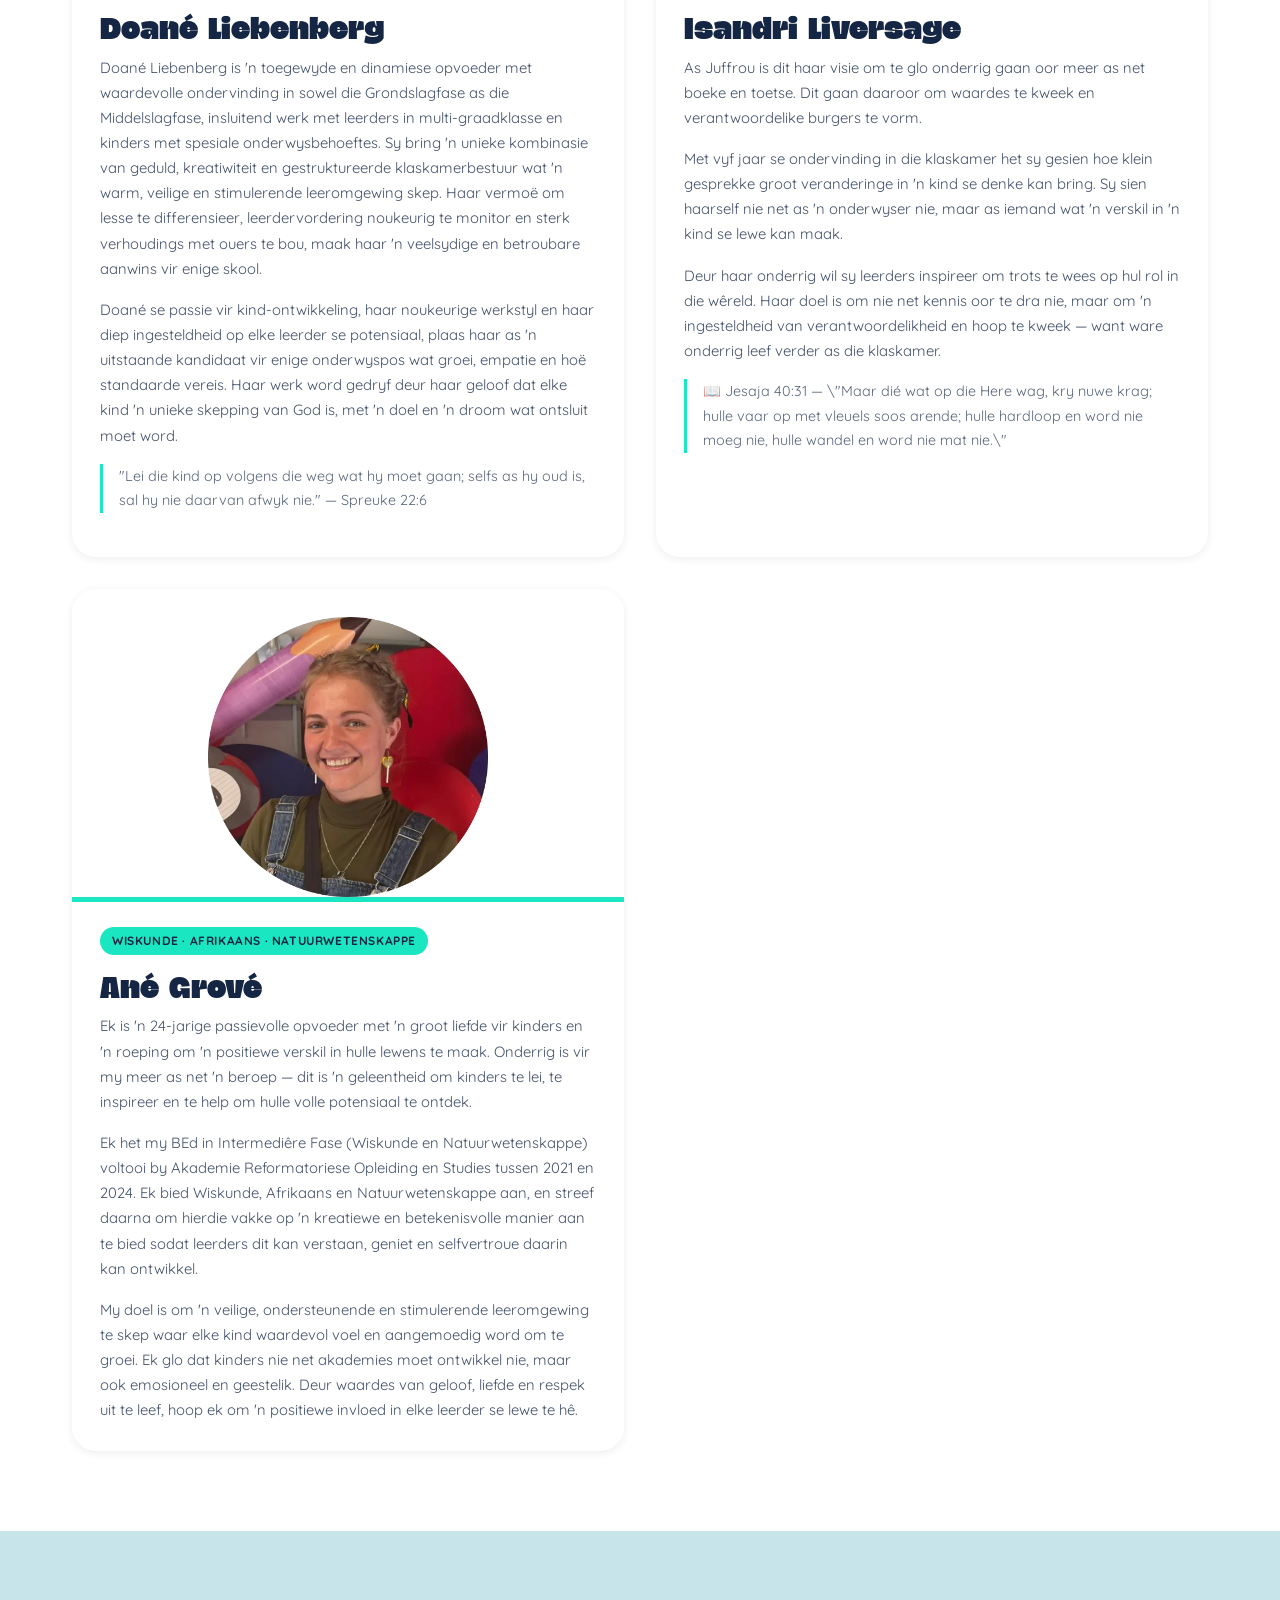
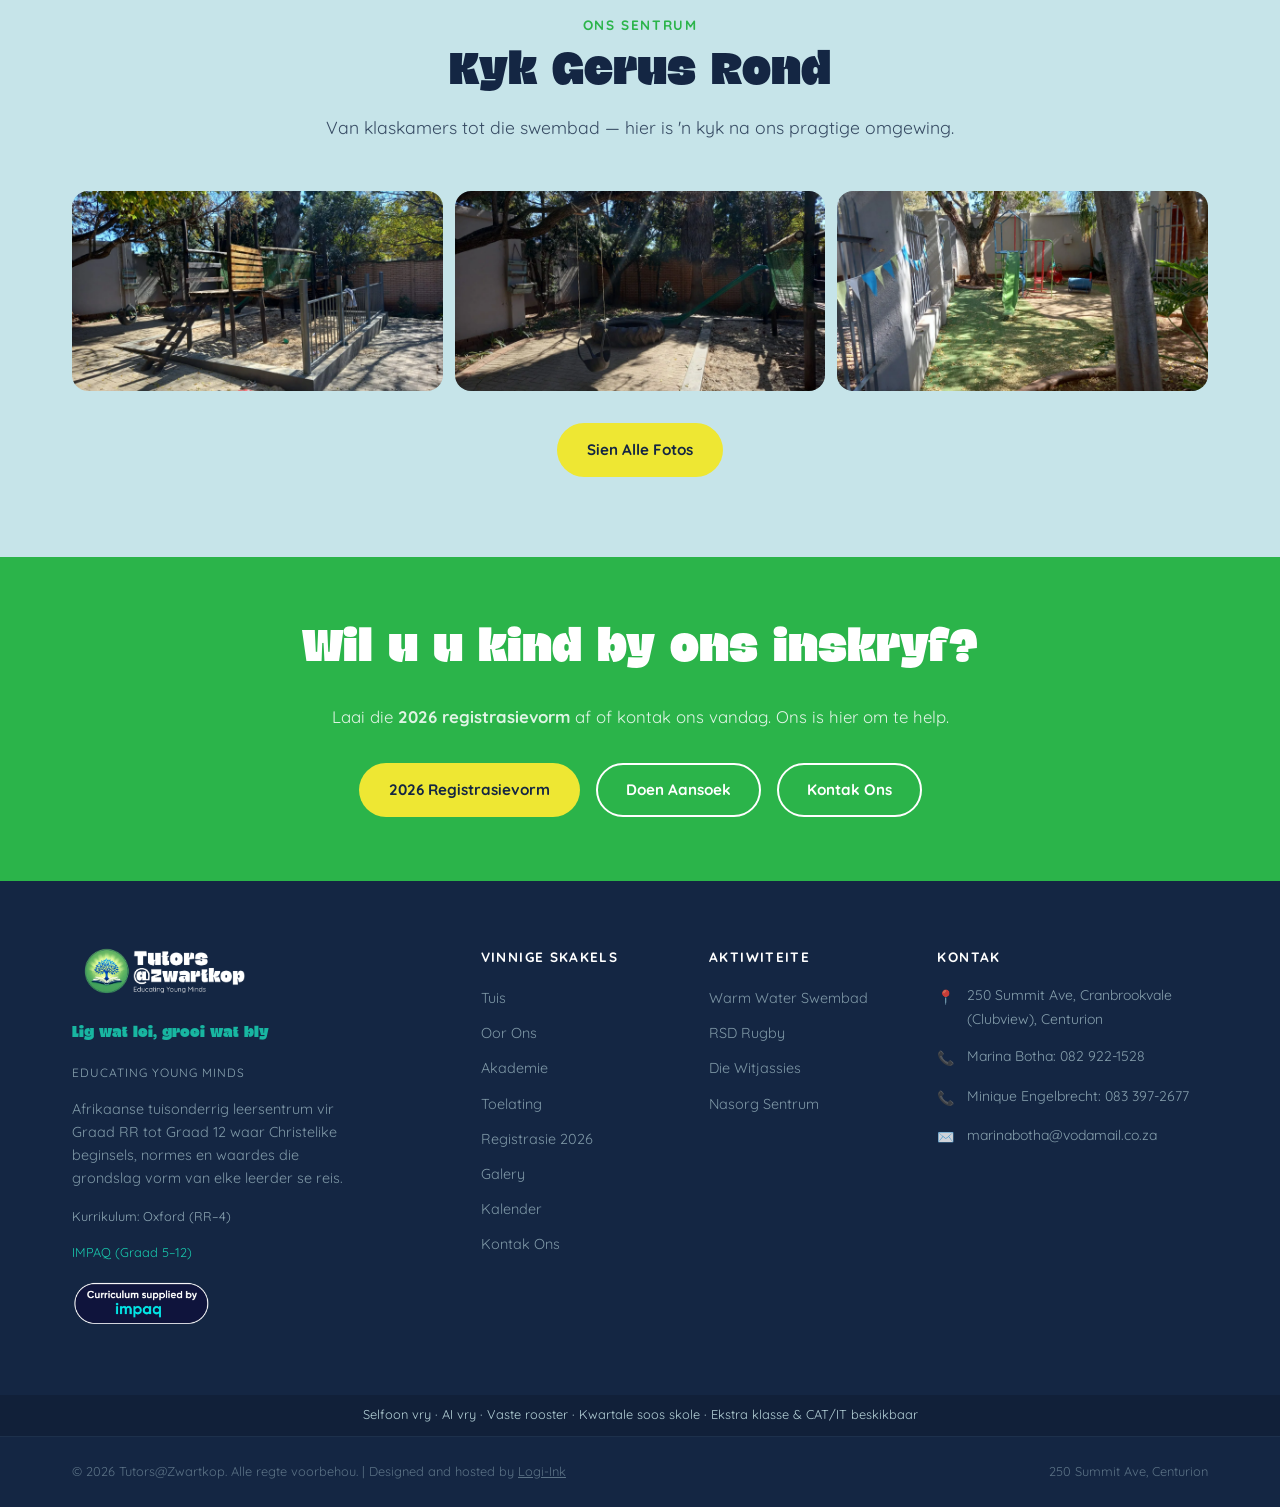
<file: about.html>
<!DOCTYPE html>
<html lang="af">
<head>
  <meta charset="UTF-8">
  <meta name="viewport" content="width=device-width, initial-scale=1.0">
  <title>Oor Ons & Ons Span | Tutors@Zwartkop Centurion</title>
  <meta name="description" content="Ontmoet die toegewyde span tutors by Tutors@Zwartkop: Marina Botha, Sannelie Swemmer, Felicity Isaks, Minique Engelbrecht, Trudie Botha, Weanri Berndt, Doané Liebenberg, Isandri Liversage en Ané Grové. Leer meer oor ons Christelike filosofie en holistiese benadering tot leer.">
  <meta name="keywords" content="tutors zwartkop span, marina botha, sannelie swemmer, felicity isaks, minique engelbrecht, trudie botha, weanri berndt, doané liebenberg, isandri liversage, ané grové, oor ons, afrikaanse onderwysers centurion, christelike onderwys, holistiese leer, leersentrum filosofie, tutors zwartkop">
  <meta name="author" content="Tutors@Zwartkop">
  <meta name="robots" content="index, follow">
  <link rel="canonical" href="https://tutorsatzwartkop.co.za/about">

  <!-- Open Graph -->
  <meta property="og:type" content="website">
  <meta property="og:url" content="https://tutorsatzwartkop.co.za/about">
  <meta property="og:title" content="Oor Ons & Ons Span | Tutors@Zwartkop Centurion">
  <meta property="og:description" content="Ontmoet ons toegewyde span tutors en leer meer oor ons Christelike filosofie en holistiese benadering tot leer in Centurion.">
  <meta property="og:image" content="https://tutorsatzwartkop.co.za/assets/social/og-image.webp">
  <meta property="og:image:width" content="1200">
  <meta property="og:image:height" content="630">
  <meta property="og:locale" content="af_ZA">
  <meta property="og:site_name" content="Tutors@Zwartkop">

  <!-- Twitter Card -->
  <meta name="twitter:card" content="summary_large_image">
  <meta name="twitter:title" content="Oor Ons & Ons Span | Tutors@Zwartkop Centurion">
  <meta name="twitter:description" content="Ontmoet ons toegewyde span tutors en leer meer oor ons Christelike filosofie en holistiese benadering tot leer in Centurion.">
  <meta name="twitter:image" content="https://tutorsatzwartkop.co.za/assets/social/twitter-card.webp">

  <!-- Local SEO -->
  <meta name="geo.region" content="ZA-GP">
  <meta name="geo.placename" content="Centurion, Gauteng">
  <meta name="geo.position" content="-25.8584;28.1929">
  <meta name="ICBM" content="-25.8584, 28.1929">
  <link rel="icon" href="favicon.svg" type="image/svg+xml">
  <link rel="stylesheet" href="style.css">
  <link rel="preload" as="image" href="assets/images/facility/003.webp" fetchpriority="high">
  <link rel="preload" as="font" href="assets/fonts/Blogh/Blogh.otf" type="font/otf" crossorigin>
  <link rel="preload" as="font" href="assets/fonts/Quicksand/Quicksand-VariableFont_wght.ttf" type="font/ttf" crossorigin>
</head>
<body>

  <!-- Navigation -->
    <div id="navbar-placeholder" class="navbar-placeholder"></div>
  <script src="js/partials.js"></script>

  <main class="page-content">

    <!-- Page Hero -->
    <section class="page-hero">
      <div class="page-hero-bg" style="background-image: url('assets/images/facility/003.webp');"></div>
      <div class="container page-hero-content">
        <nav class="breadcrumb" aria-label="Broodkrummel navigasie">
          <a href="/">Tuis</a>
          <span>›</span>
          <span style="color:rgba(255,255,255,0.7);">Oor Ons</span>
        </nav>
        <h1>Oor Ons</h1>
        <p class="page-hero-sub">Ontmoet ons span en leer meer oor ons filosofie</p>
        <p style="font-family:var(--font-heading); color:var(--color-teal); font-size:1.2rem; margin:0.75rem 0 0.25rem;">Lig wat lei, groei wat bly</p>
        <p style="font-size:0.8rem; letter-spacing:0.1em; text-transform:uppercase; opacity:0.9;">Educating Young Minds</p>
      </div>
    </section>

    <!-- =========================================================
         Mission & Vision
         ========================================================= -->
    <section class="section bg-off-white">
      <div class="container">
        <div class="grid-2" style="align-items:center; gap:3rem;">
          <div class="fade-up">
            <span class="eyebrow">Ons Missie &amp; Visie</span>
            <h2>Meer as Net 'n Leersentrum</h2>
            <p>
              Ons missie is om 'n rustige, gestruktureerde en aanmoedigende leeromgewing te bied 
              waar elke leerder verstaan en ondersteun word as 'n individu.
            </p>
            <p>
              Ons is toegewyd aan persoonlike akademiese leiding, die bou van selfvertroue, 
              en die koestering van emosionele welstand deur klein klasse en boeiende ervarings.
            </p>
            <p>
              Ons visie is om 'n vertroude leerhuis te wees waar elke kind veilig, gewaardeer 
              en geïnspireer voel om te groei tot 'n selfversekerde, bekwame leerder.
            </p>
          </div>
          <div class="fade-up">
            <div style="display:grid; gap:1rem;">
              <img src="assets/logos/new/logo_new_slogans.webp" alt="Tutors@Zwartkop — Lig wat lei, groei wat bly. Educating Young Minds" style="max-height:100px; width:auto; margin-bottom:0.5rem;" width="200" height="100">
              <div class="organic-box">
                <p style="font-weight:700; color:var(--color-green); font-size:0.85rem; letter-spacing:0.08em; text-transform:uppercase; margin-bottom:0.5rem;">Ons Belofte</p>
                <p style="margin:0; font-size:0.95rem;">
                  Elke leerder se volle potensiaal bereik deur sagte leiding en 'n lewenslange 
                  liefde vir leer.
                </p>
              </div>
              <div class="mission-stats" style="display:grid; grid-template-columns:1fr 1fr; gap:1rem;">
                <div style="background:var(--color-teal); border-radius:var(--radius-md); padding:1.25rem; text-align:center;">
                  <div style="font-family:var(--font-body); font-size:2.5rem; font-weight:700; color:var(--color-navy);">15+</div>
                  <div style="font-size:0.85rem; font-weight:700; color:var(--color-navy);">Jaar Ervaring</div>
                </div>
                <div style="background:var(--color-yellow); border-radius:var(--radius-md); padding:1.25rem; text-align:center;">
                  <div style="font-family:var(--font-body); font-size:2.5rem; font-weight:700; color:var(--color-navy);">9</div>
                  <div style="font-size:0.85rem; font-weight:700; color:var(--color-navy);">Toegewyde Tutors</div>
                </div>
              </div>
            </div>
          </div>
        </div>
      </div>
    </section>

    <!-- =========================================================
         Scripture Quotes
         ========================================================= -->
    <section class="section quotes-section">
      <div class="container">
        <div class="section-header fade-up">
          <span class="eyebrow" style="color:var(--color-teal);">Ons Geloof</span>
          <h2 style="color:var(--color-white);">Ons Filosofie</h2>
          <p style="color:rgba(198,228,233,0.8);">Die skriftuurlike beginsels wat ons leiding gee in alles wat ons doen.</p>
        </div>
        <div class="quotes-grid">
          <div class="quote-card fade-up">
            <p>"Ek is tot alles in staat deur God wat my die krag gee"</p>
            <cite>Filippense 4:13</cite>
          </div>
          <div class="quote-card fade-up">
            <p>"Geloof, hoop en liefde. En die grootste hiervan is die liefde"</p>
            <cite>1 Korintiërs 13:13</cite>
          </div>
          <div class="quote-card fade-up">
            <p>"Die beginsel van die wysheid is die vrees van die Here, en kennis van die Heilige is verstand"</p>
            <cite>Spreuke 9:10</cite>
          </div>
        </div>
      </div>
    </section>

    <!-- Wave divider -->
    <div class="wave-divider" aria-hidden="true" style="background-color:var(--color-navy);">
      <svg viewBox="0 0 1440 50" preserveAspectRatio="none" xmlns="http://www.w3.org/2000/svg">
        <path d="M0,0 C360,50 1080,5 1440,30 L1440,50 L0,50 Z" fill="var(--color-white)"/>
      </svg>
    </div>

    <!-- =========================================================
         Meet the Tutors
         ========================================================= -->
    <section class="section bg-white">
      <div class="container">
        <div class="section-header fade-up">
          <span class="eyebrow">Ons Span</span>
          <h2>Ontmoet die Tutors</h2>
          <p>Passievol, toegewyd en lief vir elke kind — dit is ons span.</p>
        </div>
        <div class="tutor-grid">

          <!-- Marina Botha -->
          <div class="tutor-card fade-up">
            <div class="tutor-photo">
              <img src="assets/images/tutors/Marina_Botha.webp" alt="Marina Botha">
            </div>
            <div class="tutor-info">
              <div style="height:5px; background:var(--color-yellow); margin:-1.75rem -1.75rem 1.5rem; border-radius:0;"></div>
              <span class="tutor-grade-tag bg-yellow" style="color:var(--color-navy);">Hoof</span>
              <h3>Marina Botha</h3>
              <p>
                Marina het 15 jaar ervaring in onderwys. Sy glo in die moontlikheid van die mens in 
                totaliteit as siel, liggaam en gees. Haar benadering tot onderwys is holisties.
              </p>
              <p>
                Sy glo daarin dat elke leerder emosioneel, geestelik en fisies gebalanseerd moet 
                ontwikkel — want emosionele welstand verseker akademiese vordering.
              </p>
              <blockquote class="tutor-quote">
                "Niks is ooit moontlik sonder my Skepper en Hemelse Vader se almagtige liefde en 
                genade nie. Met Hom wat ons vooruitgaan, kan ons elke nuwe dag aanpak en 'n 
                verskil maak in elke leerder se lewe."
              </blockquote>
              <p style="margin-top:0.75rem;"><strong>📞</strong> <a href="tel:0829221528">082 922-1528</a></p>
              <p><strong>✉️</strong> <a href="mailto:marinabotha@vodamail.co.za">marinabotha@vodamail.co.za</a></p>
            </div>
          </div>

          <!-- Sannelie Swemmer -->
          <div class="tutor-card fade-up">
            <div class="tutor-photo">
              <img src="assets/images/tutors/Sannelie_Swemmer.webp" alt="Sannelie Swemmer">
            </div>
            <div class="tutor-info">
              <div style="height:5px; background:var(--color-navy); margin:-1.75rem -1.75rem 1.5rem; border-radius:0;"></div>
              <span class="tutor-grade-tag" style="background:var(--color-navy); color:var(--color-white);">Grondslagfase</span>
              <h3>Sannelie Swemmer</h3>
              <p>
                Sannelie het 'n passie vir kinders en hul onderrig. Sy het 23 jaar ondervinding in die 
                Leeropvoeding en is toegewyd aan haar werk.
              </p>
              <p>
                Sannelie het 'n besondere sagte hart en aanvoeling vir die behoeftes van kinders. 
                Sy glo dat 'n kind sy volle potensiaal kan bereik as 'n kind in 'n ontspanne en 
                omgee-atmosfeer werk en leer. Sannelie glo ook aan "Leer deur Speel" vir kinders.
              </p>
              <p>
                Om onderrig aan jonger kinders te bied was van jongs af nog altyd haar doel in haar 
                beroep en liefde en sagtheid gaan daarmee saam. Sannelie glo dat alles wat sy doen 
                tot eer en heerlikheid van Abba Vader is.
              </p>
              <blockquote class="tutor-quote">
                "Kinders is skitterende perels wat in die klas 'n unieke halssnoer vorm."
              </blockquote>
            </div>
          </div>

          <!-- Felicity Isaks -->
          <div class="tutor-card fade-up">
            <div class="tutor-photo">
              <img src="assets/images/tutors/Felicity.webp" alt="Felicity Isaks">
            </div>
            <div class="tutor-info">
              <div style="height:5px; background:var(--color-green); margin:-1.75rem -1.75rem 1.5rem; border-radius:0;"></div>
              <span class="tutor-grade-tag bg-green" style="color:var(--color-white);">Grondslagfase</span>
              <h3>Felicity Isaks</h3>
              <p>
                Sy is 'n voorslag in die kombuis vir die naskool se spyskaart wat kinders laat smul 
                aan hul middagete!
              </p>
              <p>
                Felicity is 'n getroue dame wat diensbaar is by ons Grondslagfase. Sy put haar 
                daaglikse krag uit haar vaste vertroue in Jesus Christus!
              </p>
              <p>
                Haar glimlag is aansteeklik en sy gee om vir ander al moet sy die ekstra myl stap.
              </p>
            </div>
          </div>

          <!-- Minique Engelbrecht -->
          <div class="tutor-card fade-up">
            <div class="tutor-photo">
              <img src="assets/images/tutors/Minique_Engelbrecht.webp" alt="Minique Engelbrecht">
            </div>
            <div class="tutor-info">
              <div style="height:5px; background:var(--color-teal); margin:-1.75rem -1.75rem 1.5rem; border-radius:0;"></div>
              <span class="tutor-grade-tag bg-teal" style="color:var(--color-navy);">Wiskunde &amp; Lewenswetenskap</span>
              <h3>Minique Engelbrecht</h3>
              <p>
                Minique se visie is om 'n gestruktureerde en respekvolle leeromgewing te skep waar dissipline die grondslag van sukses is. Sy glo dat respek wedersyds moet wees en dat duidelike grense kinders help om veilig en gefokus te voel.
              </p>
              <p>
                Met 'n agtergrond in sielkunde benader sy onderwys met 'n diep begrip van elke leerder se emosionele en kognitiewe behoeftes. Hoewel sy streng standaarde handhaaf, is haar styl deernisvol en ondersteunend. Sy het 'n besondere waardering vir leerders wat bereid is om moeite te doen en werklik wil leer. Haar doel is om elke kind te help groei — nie net akademies nie, maar ook in karakter, selfdissipline en selfvertroue.
              </p>
              <blockquote class="tutor-quote">
                "Blom waar jy geplant is — en ontdek dat jou wortels jou sterker maak, jou grense jou rigting gee, en jou groei jou toekoms vorm." 🌸
              </blockquote>
              <p style="margin-top:0.75rem;"><strong>📞</strong> <a href="tel:0833972677">083 397-2677</a></p>
            </div>
          </div>

          <!-- Trudie Botha -->
          <div class="tutor-card fade-up">
            <div class="tutor-photo">
              <img src="assets/images/tutors/Trudie.webp" alt="Trudie Botha">
            </div>
            <div class="tutor-info">
              <div style="height:5px; background:var(--color-yellow); margin:-1.75rem -1.75rem 1.5rem; border-radius:0;"></div>
              <span class="tutor-grade-tag bg-yellow" style="color:var(--color-navy);">Lewensoriëntering · Gasvryheid · EBW · Tegnologie</span>
              <h3>Trudie Botha</h3>
              <p>
                Trudie het 17 jaar ondervinding in die rekeningkundige veld, met bestuur van finansies in ander maatskappye as hoof pligte. Hierdeur het sy verskeie leierseienskappe ontwikkel wat daagliks toegepas word.
              </p>
              <p>
                Trudie fokus hoofsaaklik op Lewensoriëntering, Gasvryheidstudies, Verbruikerstudies, Tegnologie en EBW. Haar sterkpunte is deeglikheid, kommunikasie en akuraatheid. Sy glo dat elke leerder, met baie geduld, die nodige aandag kry om te groei.
              </p>
            </div>
          </div>

          <!-- Weanri Berndt -->
          <div class="tutor-card fade-up">
            <div class="tutor-photo">
              <img src="assets/images/tutors/Weanri_Berndt.webp" alt="Weanri Berndt">
            </div>
            <div class="tutor-info">
              <div style="height:5px; background:var(--color-green); margin:-1.75rem -1.75rem 1.5rem; border-radius:0;"></div>
              <span class="tutor-grade-tag bg-green" style="color:var(--color-white);">Engels · Visuele Kunste · Besigheidstudies · Toerisme</span>
              <h3>Weanri Berndt</h3>
              <p>
                Weanri Berndt is 'n toegewyde tutor wat Engels, Visuele Kunste, Besigheidstudies en Toerisme aanbied. Sy benader elke les met 'n opregte liefde vir leer en 'n begeerte om kinders te help ontdek wie hulle is en wat hulle kan bereik. Vir haar gaan onderwys nie net oor punte nie, maar oor die vreugde van groei en die ontdekking van nuwe moontlikhede.
              </p>
              <p>
                Sy glo dat elke kind unieke potensiaal het en verdien 'n veilige, ondersteunende ruimte waar hulle kan leer, vrae kan stel en selfs foute kan maak sonder vrees. Haar doel is om leerders aan te moedig om selfvertroue te bou, nuuskierig te wees en met moed en vreugde na hul toekoms te kyk. Weanri hoop om deur haar werk 'n klein liggie te wees wat kinders inspireer om in hulself te glo en leer as 'n geskenk te sien wat hulle vir die res van hul lewens kan dra.
              </p>
            </div>
          </div>

          <!-- Doané Liebenberg -->
          <div class="tutor-card fade-up">
            <div class="tutor-photo">
              <img src="assets/images/tutors/Doane_Liebenberg.webp" alt="Doané Liebenberg">
            </div>
            <div class="tutor-info">
              <div style="height:5px; background:var(--color-navy); margin:-1.75rem -1.75rem 1.5rem; border-radius:0;"></div>
              <span class="tutor-grade-tag" style="background:var(--color-navy); color:var(--color-white);">Geografie · Geskiedenis · Kunste</span>
              <h3>Doané Liebenberg</h3>
              <p>
                Doané Liebenberg is 'n toegewyde en dinamiese opvoeder met waardevolle ondervinding in sowel die Grondslagfase as die Middelslagfase, insluitend werk met leerders in multi-graadklasse en kinders met spesiale onderwysbehoeftes. Sy bring 'n unieke kombinasie van geduld, kreatiwiteit en gestruktureerde klaskamerbestuur wat 'n warm, veilige en stimulerende leeromgewing skep. Haar vermoë om lesse te differensieer, leerdervordering noukeurig te monitor en sterk verhoudings met ouers te bou, maak haar 'n veelsydige en betroubare aanwins vir enige skool.
              </p>
              <p>
                Doané se passie vir kind-ontwikkeling, haar noukeurige werkstyl en haar diep ingesteldheid op elke leerder se potensiaal, plaas haar as 'n uitstaande kandidaat vir enige onderwyspos wat groei, empatie en hoë standaarde vereis. Haar werk word gedryf deur haar geloof dat elke kind 'n unieke skepping van God is, met 'n doel en 'n droom wat ontsluit moet word.
              </p>
              <blockquote class="tutor-quote">
                "Lei die kind op volgens die weg wat hy moet gaan; selfs as hy oud is, sal hy nie daarvan afwyk nie." — Spreuke 22:6
              </blockquote>
            </div>
          </div>

          <!-- Isandri Liversage -->
          <div class="tutor-card fade-up">
            <div class="tutor-photo">
              <img src="assets/images/tutors/Isandri.webp" alt="Isandri Liversage">
            </div>
            <div class="tutor-info">
              <div style="height:5px; background:var(--color-teal); margin:-1.75rem -1.75rem 1.5rem; border-radius:0;"></div>
              <span class="tutor-grade-tag bg-teal" style="color:var(--color-navy);">Afrikaans · Wiskunde</span>
              <h3>Isandri Liversage</h3>
              <p>
                As Juffrou is dit haar visie om te glo onderrig gaan oor meer as net boeke en toetse. Dit gaan daaroor om waardes te kweek en verantwoordelike burgers te vorm.
              </p>
              <p>
                Met vyf jaar se ondervinding in die klaskamer het sy gesien hoe klein gesprekke groot veranderinge in 'n kind se denke kan bring. Sy sien haarself nie net as 'n onderwyser nie, maar as iemand wat 'n verskil in 'n kind se lewe kan maak.
              </p>
              <p>
                Deur haar onderrig wil sy leerders inspireer om trots te wees op hul rol in die wêreld. Haar doel is om nie net kennis oor te dra nie, maar om 'n ingesteldheid van verantwoordelikheid en hoop te kweek — want ware onderrig leef verder as die klaskamer.
              </p>
              <blockquote class="tutor-quote">
                📖 Jesaja 40:31 — \"Maar dié wat op die Here wag, kry nuwe krag; hulle vaar op met vleuels soos arende; hulle hardloop en word nie moeg nie, hulle wandel en word nie mat nie.\"
              </blockquote>
            </div>
          </div>

          <!-- Ané Grové -->
          <div class="tutor-card fade-up">
            <div class="tutor-photo">
              <img src="assets/images/tutors/Ane.webp" alt="Ané Grové">
            </div>
            <div class="tutor-info">
              <div style="height:5px; background:var(--color-teal); margin:-1.75rem -1.75rem 1.5rem; border-radius:0;"></div>
              <span class="tutor-grade-tag bg-teal" style="color:var(--color-navy);">Wiskunde · Afrikaans · Natuurwetenskappe</span>
              <h3>Ané Grové</h3>
              <p>
                Ek is 'n 24-jarige passievolle opvoeder met 'n groot liefde vir kinders en 'n roeping 
                om 'n positiewe verskil in hulle lewens te maak. Onderrig is vir my meer as net 'n 
                beroep — dit is 'n geleentheid om kinders te lei, te inspireer en te help om hulle 
                volle potensiaal te ontdek.
              </p>
              <p>
                Ek het my BEd in Intermediêre Fase (Wiskunde en Natuurwetenskappe) voltooi by 
                Akademie Reformatoriese Opleiding en Studies tussen 2021 en 2024. Ek bied Wiskunde, 
                Afrikaans en Natuurwetenskappe aan, en streef daarna om hierdie vakke op 'n kreatiewe 
                en betekenisvolle manier aan te bied sodat leerders dit kan verstaan, geniet en 
                selfvertroue daarin kan ontwikkel.
              </p>
              <p>
                My doel is om 'n veilige, ondersteunende en stimulerende leeromgewing te skep waar 
                elke kind waardevol voel en aangemoedig word om te groei. Ek glo dat kinders nie net 
                akademies moet ontwikkel nie, maar ook emosioneel en geestelik. Deur waardes van 
                geloof, liefde en respek uit te leef, hoop ek om 'n positiewe invloed in elke leerder 
                se lewe te hê.
              </p>
            </div>
          </div>

        </div>
      </div>
    </section>

    <!-- =========================================================
         Gallery Teaser
         ========================================================= -->
    <section class="section bg-light-blue">
      <div class="container">
        <div class="section-header fade-up">
          <span class="eyebrow">Ons Sentrum</span>
          <h2>Kyk Gerus Rond</h2>
          <p>Van klaskamers tot die swembad — hier is 'n kyk na ons pragtige omgewing.</p>
        </div>
        <div style="display:grid; grid-template-columns: repeat(3, 1fr); gap:0.75rem; margin-bottom:2rem;">
          <div style="border-radius:var(--radius-md); overflow:hidden; height:200px;">
            <img src="assets/images/facility/004.webp" alt="Fasiliteit" style="width:100%; height:100%; object-fit:cover;">
          </div>
          <div style="border-radius:var(--radius-md); overflow:hidden; height:200px;">
            <img src="assets/images/facility/005.webp" alt="Fasiliteit" style="width:100%; height:100%; object-fit:cover;">
          </div>
          <div style="border-radius:var(--radius-md); overflow:hidden; height:200px;">
            <img src="assets/images/facility/006.webp" alt="Fasiliteit" style="width:100%; height:100%; object-fit:cover;">
          </div>
        </div>
        <div style="text-align:center;">
          <a href="/gallery" class="btn btn-primary">Sien Alle Fotos</a>
        </div>
      </div>
    </section>

    <!-- CTA -->
    <section class="cta-banner">
      <div class="container">
        <div class="fade-up">
          <h2>Wil u u kind by ons inskryf?</h2>
          <p>Laai die <strong>2026 registrasievorm</strong> af of kontak ons vandag. Ons is hier om te help.</p>
          <div class="btn-group" style="justify-content:center;">
            <a href="https://drive.google.com/file/d/1hAB0oJtmdSz7Mbcq_u-aQBlrIJOR7rKK/view?pli=1" class="btn btn-primary" target="_blank" rel="noopener">2026 Registrasievorm</a>
            <a href="/admissions" class="btn btn-secondary">Doen Aansoek</a>
            <a href="/contact" class="btn btn-secondary">Kontak Ons</a>
          </div>
        </div>
      </div>
    </section>

  </main>

  <!-- Footer -->
    <div id="footer-placeholder"></div>

  <script src="js/main.js"></script>
</body>
</html>
</file>
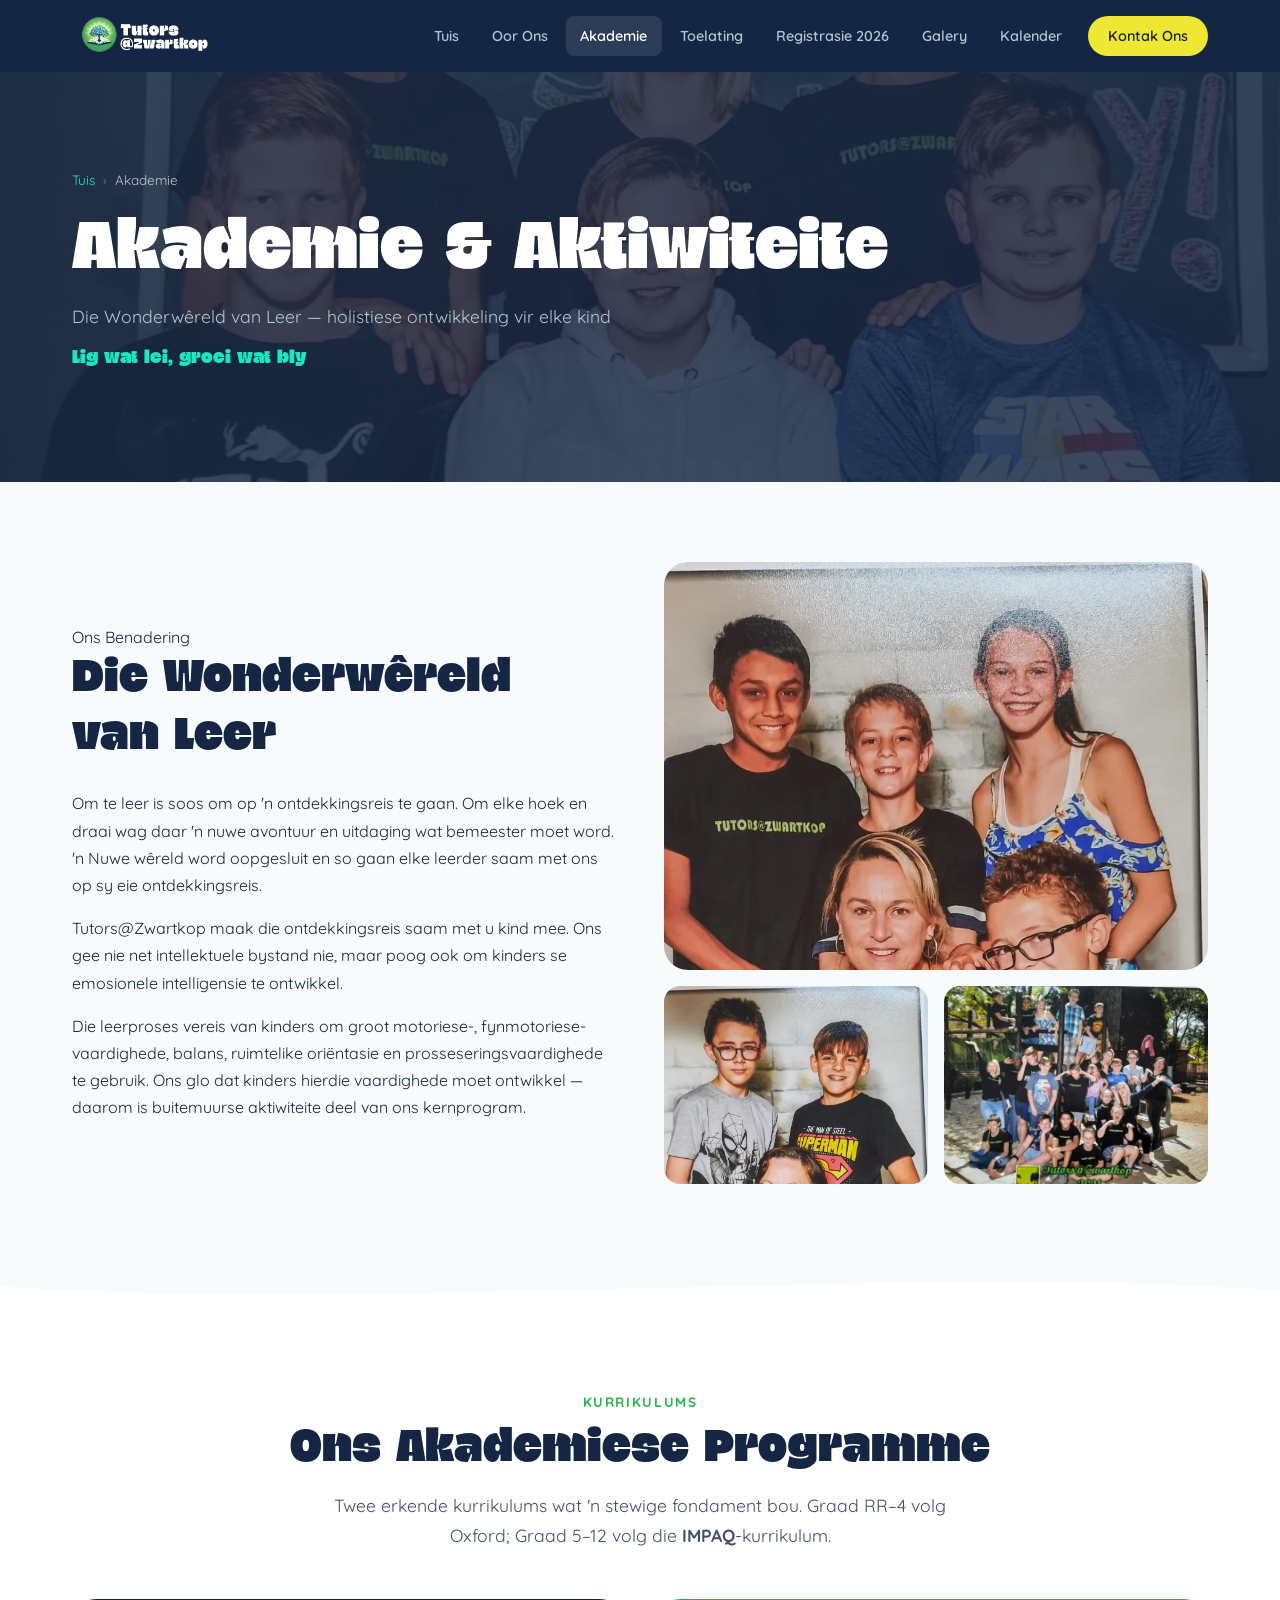
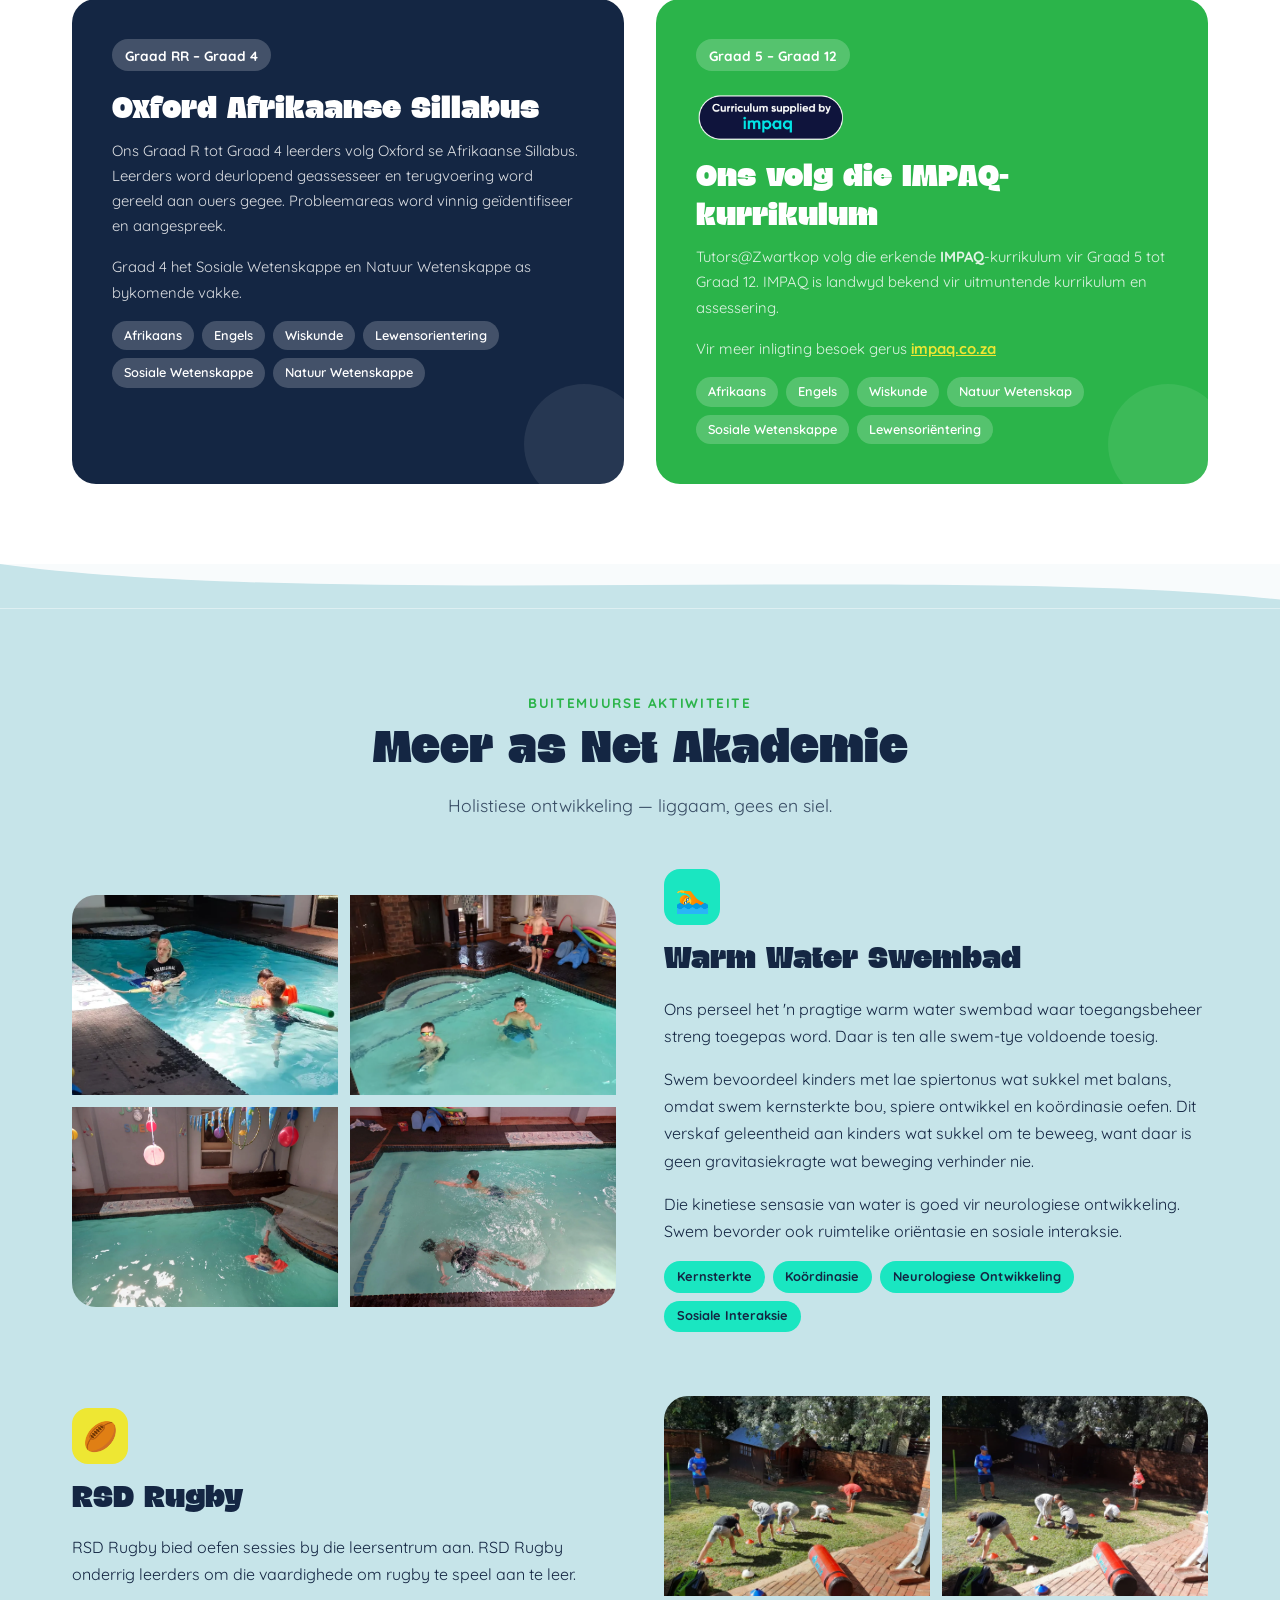
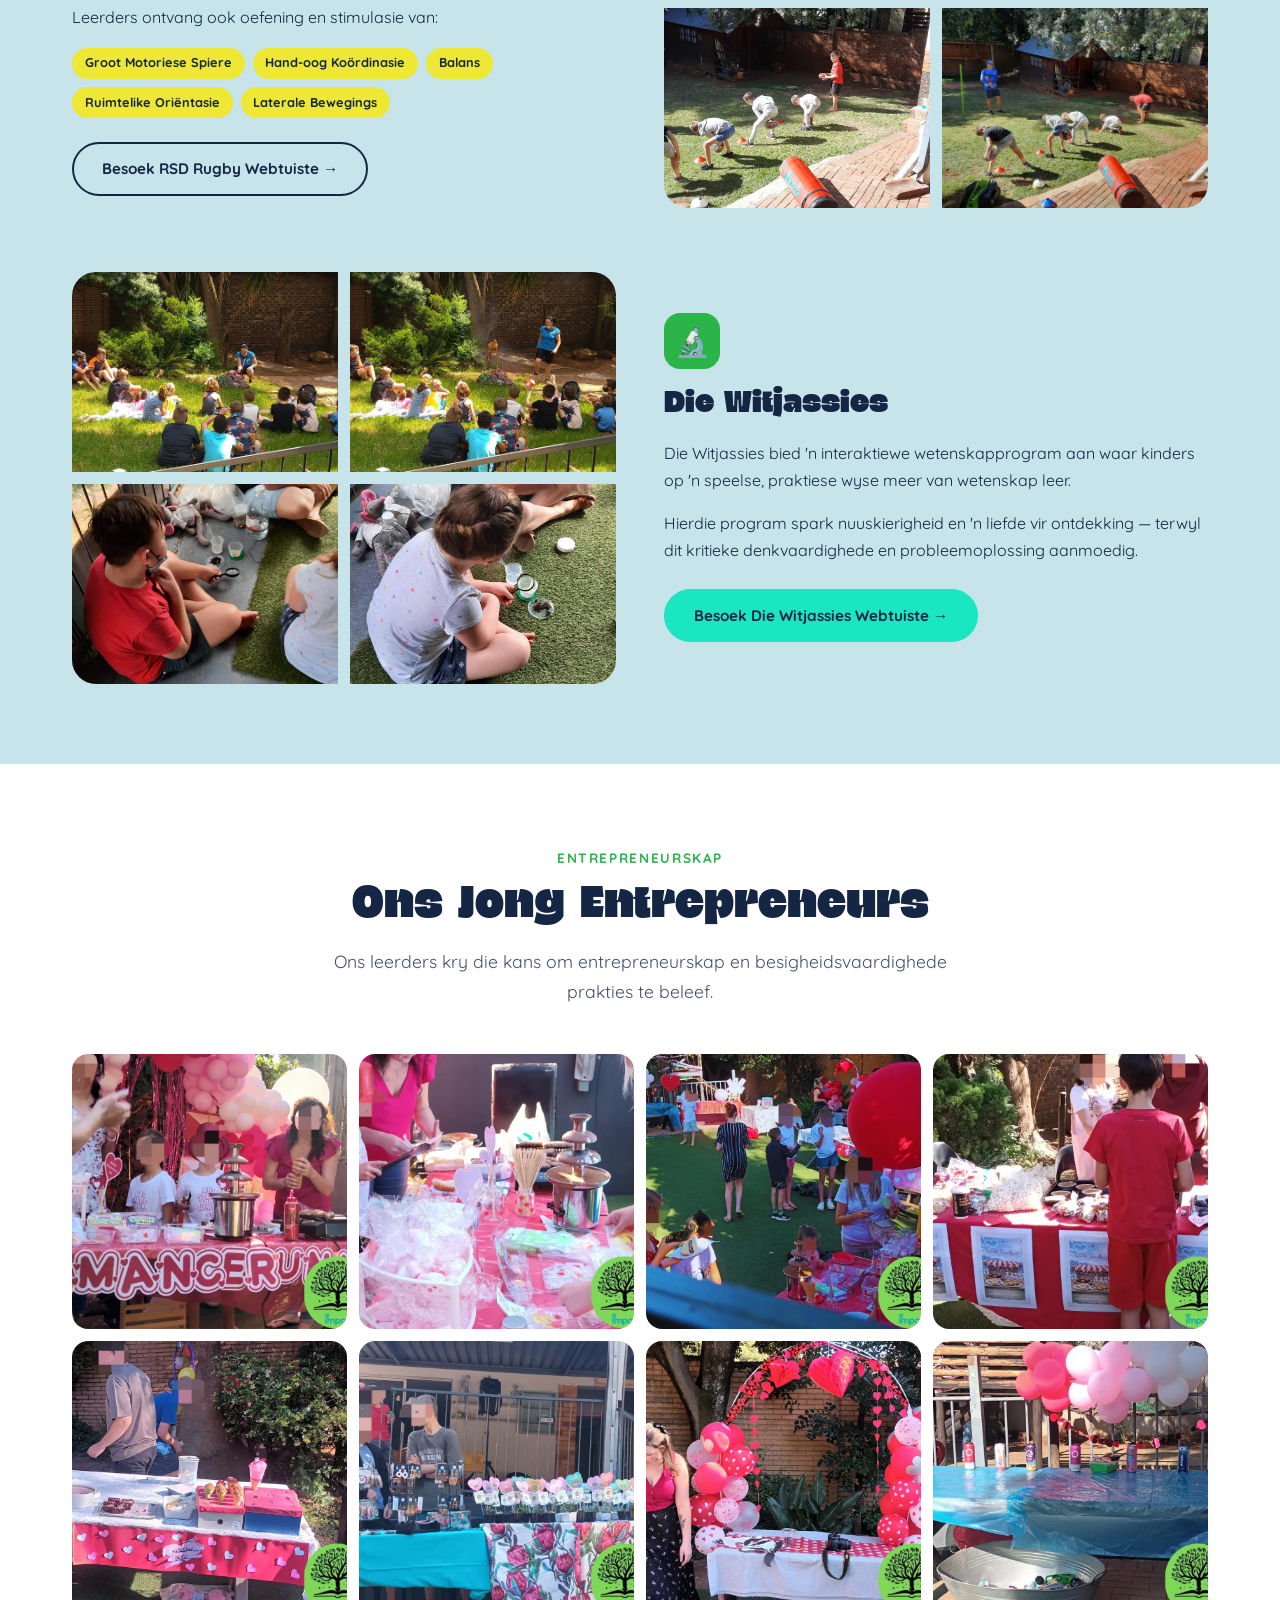
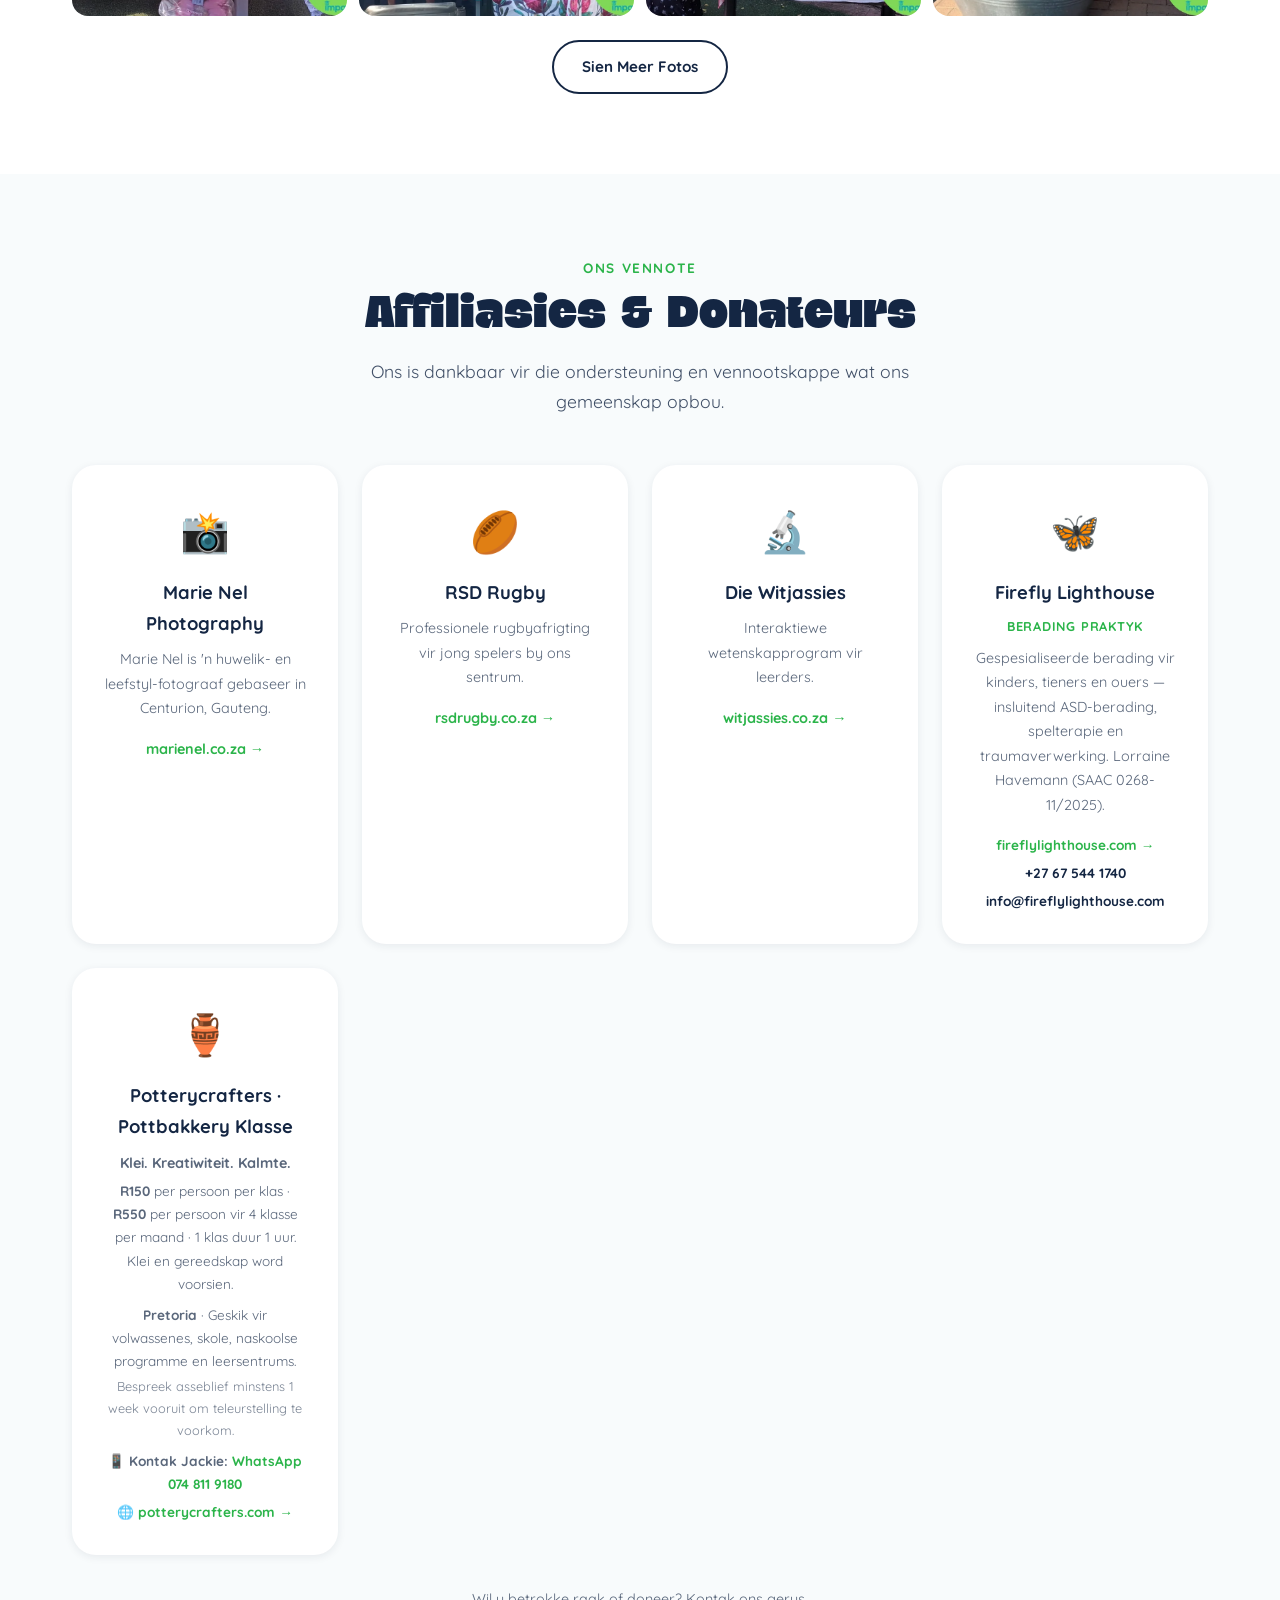
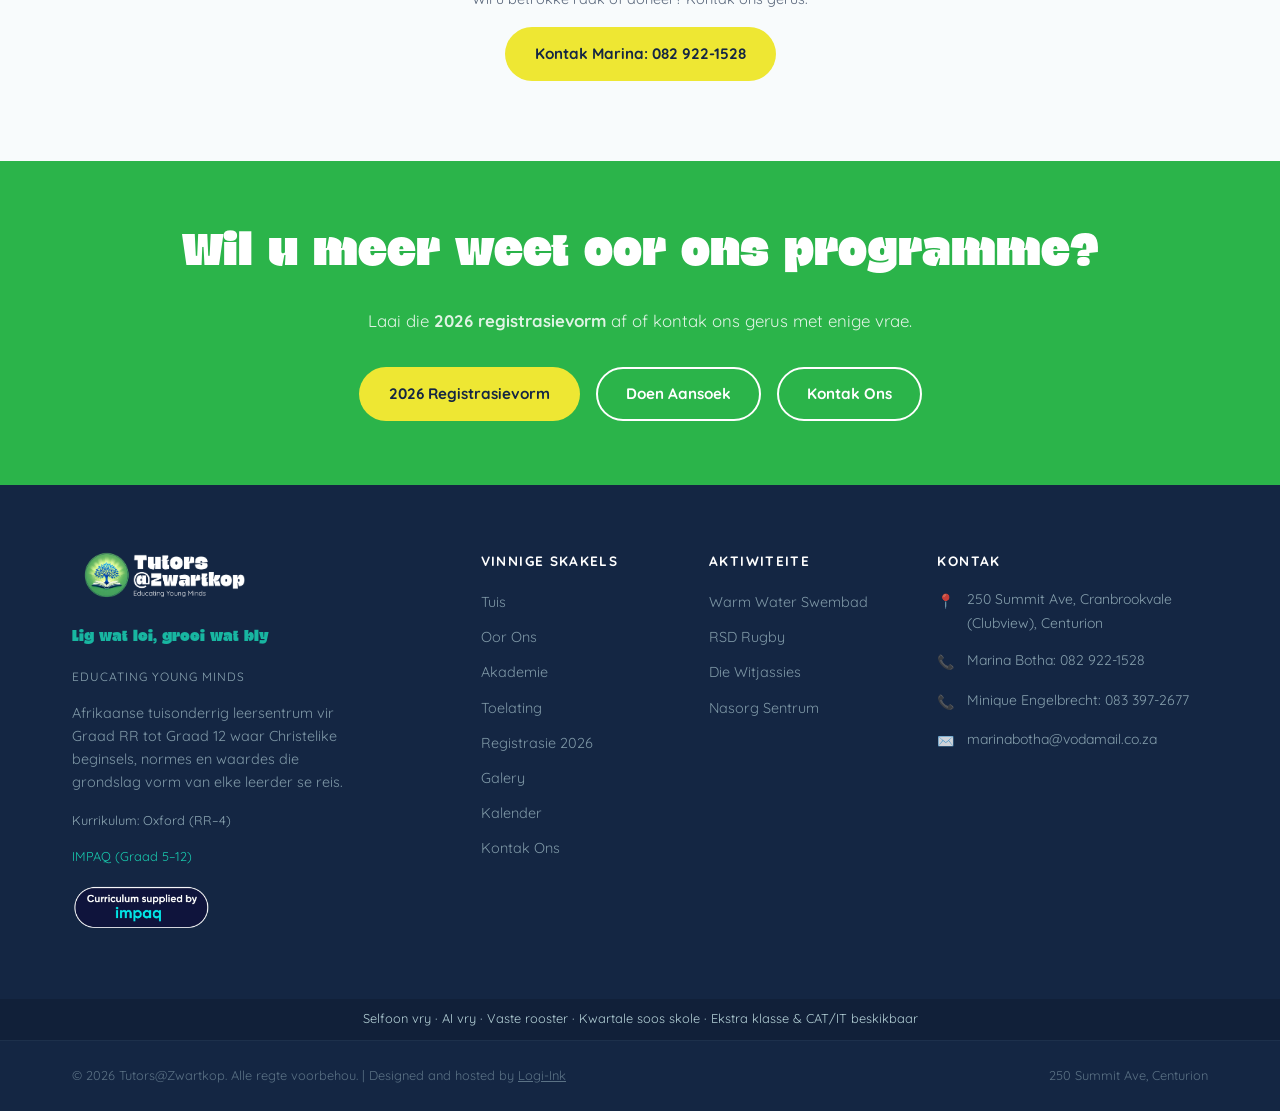
<file: academics.html>
<!DOCTYPE html>
<html lang="af">
<head>
  <meta charset="UTF-8">
  <meta name="viewport" content="width=device-width, initial-scale=1.0">
  <title>Akademie & Buitemuurse Aktiwiteite | Tutors@Zwartkop Centurion</title>
  <meta name="description" content="Tutors@Zwartkop bied Oxford (Graad RR–4) en IMPAQ (Graad 5–12) kurrikulums aan, aangevul deur warm water swembad, RSD Rugby en Die Witjassies wetenskapprogram in Centurion.">
  <meta name="keywords" content="oxford afrikaanse sillabus, impaq kurrikulum centurion, warm water swembad centurion, rsd rugby centurion, die witjassies wetenskap, buitemuurse aktiwiteite leersentrum, akademie centurion, graad rr tot 12, afrikaans wiskunde natuur wetenskappe, tutors zwartkop akademie">
  <meta name="author" content="Tutors@Zwartkop">
  <meta name="robots" content="index, follow">
  <link rel="canonical" href="https://tutorsatzwartkop.co.za/academics">

  <!-- Open Graph -->
  <meta property="og:type" content="website">
  <meta property="og:url" content="https://tutorsatzwartkop.co.za/academics">
  <meta property="og:title" content="Akademie & Buitemuurse Aktiwiteite | Tutors@Zwartkop Centurion">
  <meta property="og:description" content="Oxford & IMPAQ kurrikulums, warm water swembad, RSD Rugby en Die Witjassies wetenskapprogram vir Graad RR–12 leerders in Centurion.">
  <meta property="og:image" content="https://tutorsatzwartkop.co.za/assets/social/og-image.webp">
  <meta property="og:image:width" content="1200">
  <meta property="og:image:height" content="630">
  <meta property="og:locale" content="af_ZA">
  <meta property="og:site_name" content="Tutors@Zwartkop">

  <!-- Twitter Card -->
  <meta name="twitter:card" content="summary_large_image">
  <meta name="twitter:title" content="Akademie & Buitemuurse Aktiwiteite | Tutors@Zwartkop Centurion">
  <meta name="twitter:description" content="Oxford & IMPAQ kurrikulums, warm water swembad, RSD Rugby en Die Witjassies wetenskapprogram vir Graad RR–12 leerders in Centurion.">
  <meta name="twitter:image" content="https://tutorsatzwartkop.co.za/assets/social/twitter-card.webp">

  <!-- Local SEO -->
  <meta name="geo.region" content="ZA-GP">
  <meta name="geo.placename" content="Centurion, Gauteng">
  <meta name="geo.position" content="-25.8584;28.1929">
  <meta name="ICBM" content="-25.8584, 28.1929">
  <link rel="icon" href="favicon.svg" type="image/svg+xml">
  <link rel="stylesheet" href="style.css">
  <link rel="preload" as="image" href="assets/images/class_photos/001.webp" fetchpriority="high">
  <link rel="preload" as="font" href="assets/fonts/Blogh/Blogh.otf" type="font/otf" crossorigin>
  <link rel="preload" as="font" href="assets/fonts/Quicksand/Quicksand-VariableFont_wght.ttf" type="font/ttf" crossorigin>
</head>
<body>

  <!-- Navigation -->
    <div id="navbar-placeholder" class="navbar-placeholder"></div>
  <script src="js/partials.js"></script>

  <main class="page-content">

    <!-- Page Hero -->
    <section class="page-hero">
      <div class="page-hero-bg" style="background-image: url('assets/images/class_photos/001.webp');"></div>
      <div class="container page-hero-content">
        <nav class="breadcrumb">
          <a href="/">Tuis</a>
          <span>›</span>
          <span style="color:rgba(255,255,255,0.7);">Akademie</span>
        </nav>
        <h1>Akademie &amp; Aktiwiteite</h1>
        <p class="page-hero-sub">Die Wonderwêreld van Leer — holistiese ontwikkeling vir elke kind</p>
        <p style="font-family:var(--font-heading); color:var(--color-teal); font-size:1.2rem; margin:0.75rem 0 0.25rem;">Lig wat lei, groei wat bly</p>
        <p style="font-size:0.8rem; letter-spacing:0.1em; text-transform:uppercase; opacity:0.9;">Educating Young Minds</p>
      </div>
    </section>

    <!-- =========================================================
         Academic Philosophy
         ========================================================= -->
    <section class="section bg-off-white">
      <div class="container">
        <div class="grid-2" style="align-items:center; gap:3rem;">
          <div class="fade-up">
            <span class="eyebrow">Ons Benadering</span>
            <h2>Die Wonderwêreld<br>van Leer</h2>
            <p>
              Om te leer is soos om op 'n ontdekkingsreis te gaan. Om elke hoek en draai wag 
              daar 'n nuwe avontuur en uitdaging wat bemeester moet word. 'n Nuwe wêreld word 
              oopgesluit en so gaan elke leerder saam met ons op sy eie ontdekkingsreis.
            </p>
            <p>
              Tutors@Zwartkop maak die ontdekkingsreis saam met u kind mee. Ons gee nie net 
              intellektuele bystand nie, maar poog ook om kinders se emosionele intelligensie 
              te ontwikkel.
            </p>
            <p>
              Die leerproses vereis van kinders om groot motoriese-, fynmotoriese-vaardighede, 
              balans, ruimtelike oriëntasie en prosseseringsvaardighede te gebruik. Ons glo dat 
              kinders hierdie vaardighede moet ontwikkel — daarom is buitemuurse aktiwiteite 
              deel van ons kernprogram.
            </p>
          </div>
          <div class="fade-up">
            <div style="display:grid; gap:1rem;">
              <div style="border-radius:var(--radius-lg); overflow:hidden; aspect-ratio:4/3;">
                <img src="assets/images/class_photos/003.webp" alt="Leerders in die klaskamer" style="width:100%; height:100%; object-fit:cover; object-position:top center;">
              </div>
              <div style="display:grid; grid-template-columns:1fr 1fr; gap:1rem;">
            <div style="border-radius:var(--radius-md); overflow:hidden; aspect-ratio:4/3;">
              <img src="assets/images/class_photos/004.webp" alt="Klaskamers" style="width:100%; height:100%; object-fit:cover; object-position:top center;">
            </div>
            <div style="border-radius:var(--radius-md); overflow:hidden; aspect-ratio:4/3;">
              <img src="assets/images/class_photos/005.webp" alt="Klaskamers" style="width:100%; height:100%; object-fit:cover; object-position:top center;">
            </div>
              </div>
            </div>
          </div>
        </div>
      </div>
    </section>

    <!-- Wave divider -->
    <div class="wave-divider" aria-hidden="true">
      <svg viewBox="0 0 1440 50" preserveAspectRatio="none" xmlns="http://www.w3.org/2000/svg">
        <path d="M0,25 C400,55 1040,0 1440,30 L1440,50 L0,50 Z" fill="var(--color-white)"/>
      </svg>
    </div>

    <!-- =========================================================
         Curriculum Programmes
         ========================================================= -->
    <section class="section bg-white">
      <div class="container">
        <div class="section-header fade-up">
          <span class="eyebrow">Kurrikulums</span>
          <h2>Ons Akademiese Programme</h2>
          <p>Twee erkende kurrikulums wat 'n stewige fondament bou. Graad RR–4 volg Oxford; Graad 5–12 volg die <strong>IMPAQ</strong>-kurrikulum.</p>
        </div>

        <div class="curriculum-grid">
          <!-- Oxford -->
          <div class="curriculum-card bg-navy fade-up">
            <span class="grade-range">Graad RR – Graad 4</span>
            <h3>Oxford Afrikaanse Sillabus</h3>
            <p>
              Ons Graad R tot Graad 4 leerders volg Oxford se Afrikaanse Sillabus. 
              Leerders word deurlopend geassesseer en terugvoering word gereeld aan ouers gegee. 
              Probleemareas word vinnig geïdentifiseer en aangespreek.
            </p>
            <p>Graad 4 het Sosiale Wetenskappe en Natuur Wetenskappe as bykomende vakke.</p>
            <div class="subject-list">
              <span class="subject-tag">Afrikaans</span>
              <span class="subject-tag">Engels</span>
              <span class="subject-tag">Wiskunde</span>
              <span class="subject-tag">Lewensorientering</span>
              <span class="subject-tag">Sosiale Wetenskappe</span>
              <span class="subject-tag">Natuur Wetenskappe</span>
            </div>
          </div>

          <!-- IMPAQ -->
          <div class="curriculum-card bg-green fade-up">
            <span class="grade-range">Graad 5 – Graad 12</span>
            <div style="margin-bottom:1rem;">
              <img src="assets/logos/Impaq_logo.webp" alt="IMPAQ" style="max-height:52px; width:auto; display:block;" width="152" height="52">
            </div>
            <h3>Ons volg die IMPAQ-kurrikulum</h3>
            <p>
              Tutors@Zwartkop volg die erkende <strong>IMPAQ</strong>-kurrikulum vir Graad 5 tot Graad 12. 
              IMPAQ is landwyd bekend vir uitmuntende kurrikulum en assessering.
            </p>
            <p>
              Vir meer inligting besoek gerus 
              <a href="https://www.impaq.co.za/" target="_blank" rel="noopener" 
                 style="color:var(--color-yellow); font-weight:700; text-decoration:underline;">
                impaq.co.za
              </a>
            </p>
            <div class="subject-list">
              <span class="subject-tag">Afrikaans</span>
              <span class="subject-tag">Engels</span>
              <span class="subject-tag">Wiskunde</span>
              <span class="subject-tag">Natuur Wetenskap</span>
              <span class="subject-tag">Sosiale Wetenskappe</span>
              <span class="subject-tag">Lewensoriëntering</span>
            </div>
          </div>
        </div>
      </div>
    </section>

    <!-- Wave divider -->
    <div class="wave-divider" aria-hidden="true">
      <svg viewBox="0 0 1440 50" preserveAspectRatio="none" xmlns="http://www.w3.org/2000/svg">
        <path d="M0,0 C360,50 1080,0 1440,40 L1440,50 L0,50 Z" fill="var(--color-light-blue)"/>
      </svg>
    </div>

    <!-- =========================================================
         Extracurricular — Swimming
         ========================================================= -->
    <section class="section bg-light-blue" id="swembad">
      <div class="container">
        <div class="section-header fade-up">
          <span class="eyebrow">Buitemuurse Aktiwiteite</span>
          <h2>Meer as Net Akademie</h2>
          <p>Holistiese ontwikkeling — liggaam, gees en siel.</p>
        </div>

        <div class="grid-2" style="align-items:center; gap:3rem; margin-bottom:4rem;">
          <div style="display:grid; grid-template-columns:1fr 1fr; gap:0.75rem; border-radius:var(--radius-lg); overflow:hidden;">
            <div style="height:200px; overflow:hidden;">
              <img src="assets/images/warm_water_swembad/002.webp" alt="Swembad" style="width:100%; height:100%; object-fit:cover;">
            </div>
            <div style="height:200px; overflow:hidden;">
              <img src="assets/images/warm_water_swembad/003.webp" alt="Swembad" style="width:100%; height:100%; object-fit:cover;">
            </div>
            <div style="height:200px; overflow:hidden;">
              <img src="assets/images/warm_water_swembad/004.webp" alt="Swembad" style="width:100%; height:100%; object-fit:cover;">
            </div>
            <div style="height:200px; overflow:hidden;">
              <img src="assets/images/warm_water_swembad/005.webp" alt="Swembad" style="width:100%; height:100%; object-fit:cover;">
            </div>
          </div>
          <div class="fade-up">
            <div style="width:56px; height:56px; border-radius:var(--radius-md); background:var(--color-teal); display:flex; align-items:center; justify-content:center; font-size:1.75rem; margin-bottom:1rem;">🏊</div>
            <h3>Warm Water Swembad</h3>
            <p>
              Ons perseel het 'n pragtige warm water swembad waar toegangsbeheer streng 
              toegepas word. Daar is ten alle swem-tye voldoende toesig.
            </p>
            <p>
              Swem bevoordeel kinders met lae spiertonus wat sukkel met balans, omdat swem 
              kernsterkte bou, spiere ontwikkel en koördinasie oefen. Dit verskaf geleentheid 
              aan kinders wat sukkel om te beweeg, want daar is geen gravitasiekragte wat 
              beweging verhinder nie.
            </p>
            <p>Die kinetiese sensasie van water is goed vir neurologiese ontwikkeling. Swem bevorder ook ruimtelike oriëntasie en sosiale interaksie.</p>
            <div style="display:flex; flex-wrap:wrap; gap:0.5rem; margin-top:1rem;">
              <span style="padding:0.3rem 0.8rem; border-radius:var(--radius-pill); background:var(--color-teal); font-size:0.8rem; font-weight:700;">Kernsterkte</span>
              <span style="padding:0.3rem 0.8rem; border-radius:var(--radius-pill); background:var(--color-teal); font-size:0.8rem; font-weight:700;">Koördinasie</span>
              <span style="padding:0.3rem 0.8rem; border-radius:var(--radius-pill); background:var(--color-teal); font-size:0.8rem; font-weight:700;">Neurologiese Ontwikkeling</span>
              <span style="padding:0.3rem 0.8rem; border-radius:var(--radius-pill); background:var(--color-teal); font-size:0.8rem; font-weight:700;">Sosiale Interaksie</span>
            </div>
          </div>
        </div>

        <!-- RSD Rugby -->
        <div id="rugby" class="grid-2" style="align-items:center; gap:3rem; margin-bottom:4rem;">
          <div class="fade-up">
            <div style="width:56px; height:56px; border-radius:var(--radius-md); background:var(--color-yellow); display:flex; align-items:center; justify-content:center; font-size:1.75rem; margin-bottom:1rem;">🏉</div>
            <h3>RSD Rugby</h3>
            <p>
              RSD Rugby bied oefen sessies by die leersentrum aan. RSD Rugby onderrig 
              leerders om die vaardighede om rugby te speel aan te leer.
            </p>
            <p>Leerders ontvang ook oefening en stimulasie van:</p>
            <div style="display:flex; flex-wrap:wrap; gap:0.5rem; margin:1rem 0;">
              <span style="padding:0.3rem 0.8rem; border-radius:var(--radius-pill); background:var(--color-yellow); font-size:0.8rem; font-weight:700;">Groot Motoriese Spiere</span>
              <span style="padding:0.3rem 0.8rem; border-radius:var(--radius-pill); background:var(--color-yellow); font-size:0.8rem; font-weight:700;">Hand-oog Koördinasie</span>
              <span style="padding:0.3rem 0.8rem; border-radius:var(--radius-pill); background:var(--color-yellow); font-size:0.8rem; font-weight:700;">Balans</span>
              <span style="padding:0.3rem 0.8rem; border-radius:var(--radius-pill); background:var(--color-yellow); font-size:0.8rem; font-weight:700;">Ruimtelike Oriëntasie</span>
              <span style="padding:0.3rem 0.8rem; border-radius:var(--radius-pill); background:var(--color-yellow); font-size:0.8rem; font-weight:700;">Laterale Bewegings</span>
            </div>
            <a href="https://www.rsdrugby.co.za/about" target="_blank" rel="noopener" class="btn btn-outline" style="margin-top:0.5rem;">
              Besoek RSD Rugby Webtuiste →
            </a>
          </div>
          <div style="display:grid; grid-template-columns:1fr 1fr; gap:0.75rem; border-radius:var(--radius-lg); overflow:hidden;">
            <div style="height:200px; overflow:hidden;">
              <img src="assets/images/rsd_rugby/001.webp" alt="RSD Rugby" style="width:100%; height:100%; object-fit:cover;">
            </div>
            <div style="height:200px; overflow:hidden;">
              <img src="assets/images/rsd_rugby/002.webp" alt="RSD Rugby" style="width:100%; height:100%; object-fit:cover;">
            </div>
            <div style="height:200px; overflow:hidden;">
              <img src="assets/images/rsd_rugby/003.webp" alt="RSD Rugby" style="width:100%; height:100%; object-fit:cover;">
            </div>
            <div style="height:200px; overflow:hidden;">
              <img src="assets/images/rsd_rugby/004.webp" alt="RSD Rugby" style="width:100%; height:100%; object-fit:cover;">
            </div>
          </div>
        </div>

        <!-- Die Witjassies -->
        <div id="witjassies" class="grid-2" style="align-items:center; gap:3rem;">
          <div style="display:grid; grid-template-columns:1fr 1fr; gap:0.75rem; border-radius:var(--radius-lg); overflow:hidden;">
            <div style="height:200px; overflow:hidden;">
              <img src="assets/images/die_witjassies/002.webp" alt="Die Witjassies" style="width:100%; height:100%; object-fit:cover;">
            </div>
            <div style="height:200px; overflow:hidden;">
              <img src="assets/images/die_witjassies/003.webp" alt="Die Witjassies" style="width:100%; height:100%; object-fit:cover;">
            </div>
            <div style="height:200px; overflow:hidden;">
              <img src="assets/images/die_witjassies/004.webp" alt="Die Witjassies" style="width:100%; height:100%; object-fit:cover;">
            </div>
            <div style="height:200px; overflow:hidden;">
              <img src="assets/images/die_witjassies/005.webp" alt="Die Witjassies" style="width:100%; height:100%; object-fit:cover;">
            </div>
          </div>
          <div class="fade-up">
            <div style="width:56px; height:56px; border-radius:var(--radius-md); background:var(--color-green); display:flex; align-items:center; justify-content:center; font-size:1.75rem; margin-bottom:1rem;">🔬</div>
            <h3>Die Witjassies</h3>
            <p>
              Die Witjassies bied 'n interaktiewe wetenskapprogram aan waar kinders op 
              'n speelse, praktiese wyse meer van wetenskap leer.
            </p>
            <p>
              Hierdie program spark nuuskierigheid en 'n liefde vir ontdekking — terwyl 
              dit kritieke denkvaardighede en probleemoplossing aanmoedig.
            </p>
            <a href="https://witjassies.co.za" target="_blank" rel="noopener" class="btn btn-teal" style="margin-top:0.5rem;">
              Besoek Die Witjassies Webtuiste →
            </a>
          </div>
        </div>

      </div>
    </section>

    <!-- =========================================================
         Entrepreneurs Section
         ========================================================= -->
    <section class="section bg-white">
      <div class="container">
        <div class="section-header fade-up">
          <span class="eyebrow">Entrepreneurskap</span>
          <h2>Ons Jong Entrepreneurs</h2>
          <p>Ons leerders kry die kans om entrepreneurskap en besigheidsvaardighede prakties te beleef.</p>
        </div>
        <div style="display:grid; grid-template-columns:repeat(4, 1fr); gap:0.75rem; margin-bottom:1.5rem;">
          <div style="border-radius:var(--radius-md); overflow:hidden; aspect-ratio:1;">
            <img src="assets/images/entrepreneurs/001.webp" alt="Entrepreneurs" style="width:100%; height:100%; object-fit:cover;">
          </div>
          <div style="border-radius:var(--radius-md); overflow:hidden; aspect-ratio:1;">
            <img src="assets/images/entrepreneurs/002.webp" alt="Entrepreneurs" style="width:100%; height:100%; object-fit:cover;">
          </div>
          <div style="border-radius:var(--radius-md); overflow:hidden; aspect-ratio:1;">
            <img src="assets/images/entrepreneurs/003.webp" alt="Entrepreneurs" style="width:100%; height:100%; object-fit:cover;">
          </div>
          <div style="border-radius:var(--radius-md); overflow:hidden; aspect-ratio:1;">
            <img src="assets/images/entrepreneurs/004.webp" alt="Entrepreneurs" style="width:100%; height:100%; object-fit:cover;">
          </div>
          <div style="border-radius:var(--radius-md); overflow:hidden; aspect-ratio:1;">
            <img src="assets/images/entrepreneurs/005.webp" alt="Entrepreneurs" style="width:100%; height:100%; object-fit:cover;">
          </div>
          <div style="border-radius:var(--radius-md); overflow:hidden; aspect-ratio:1;">
            <img src="assets/images/entrepreneurs/006.webp" alt="Entrepreneurs" style="width:100%; height:100%; object-fit:cover;">
          </div>
          <div style="border-radius:var(--radius-md); overflow:hidden; aspect-ratio:1;">
            <img src="assets/images/entrepreneurs/007.webp" alt="Entrepreneurs" style="width:100%; height:100%; object-fit:cover;">
          </div>
          <div style="border-radius:var(--radius-md); overflow:hidden; aspect-ratio:1;">
            <img src="assets/images/entrepreneurs/008.webp" alt="Entrepreneurs" style="width:100%; height:100%; object-fit:cover;">
          </div>
        </div>
        <div style="text-align:center;">
          <a href="/gallery" class="btn btn-outline">Sien Meer Fotos</a>
        </div>
      </div>
    </section>

    <!-- =========================================================
         Affiliates
         ========================================================= -->
    <section class="section bg-off-white">
      <div class="container">
        <div class="section-header fade-up">
          <span class="eyebrow">Ons Vennote</span>
          <h2>Affiliasies &amp; Donateurs</h2>
          <p>Ons is dankbaar vir die ondersteuning en vennootskappe wat ons gemeenskap opbou.</p>
        </div>
        <div class="grid-4">
          <div class="affiliate-card fade-up">
            <div style="font-size:2.5rem; margin-bottom:0.75rem;">📸</div>
            <h4>Marie Nel Photography</h4>
            <p>Marie Nel is 'n huwelik- en leefstyl-fotograaf gebaseer in Centurion, Gauteng.</p>
            <p><a href="https://www.marienel.co.za/" target="_blank" rel="noopener">marienel.co.za →</a></p>
          </div>
          <div class="affiliate-card fade-up">
            <div style="font-size:2.5rem; margin-bottom:0.75rem;">🏉</div>
            <h4>RSD Rugby</h4>
            <p>Professionele rugbyafrigting vir jong spelers by ons sentrum.</p>
            <p><a href="https://www.rsdrugby.co.za/about" target="_blank" rel="noopener">rsdrugby.co.za →</a></p>
          </div>
          <div class="affiliate-card fade-up">
            <div style="font-size:2.5rem; margin-bottom:0.75rem;">🔬</div>
            <h4>Die Witjassies</h4>
            <p>Interaktiewe wetenskapprogram vir leerders.</p>
            <p><a href="https://witjassies.co.za" target="_blank" rel="noopener">witjassies.co.za →</a></p>
          </div>
          <div class="affiliate-card fade-up">
            <div style="font-size:2.5rem; margin-bottom:0.75rem;">🦋</div>
            <h4>Firefly Lighthouse</h4>
            <p style="font-size:0.8rem; font-weight:700; color:var(--color-green); letter-spacing:0.06em; text-transform:uppercase; margin-bottom:0.5rem;">Berading Praktyk</p>
            <p>Gespesialiseerde berading vir kinders, tieners en ouers — insluitend ASD-berading, spelterapie en traumaverwerking. Lorraine Havemann (SAAC 0268-11/2025).</p>
            <div style="display:flex; flex-direction:column; gap:0.3rem; margin-top:0.75rem; font-size:0.85rem;">
              <a href="https://www.fireflylighthouse.com" target="_blank" rel="noopener" style="color:var(--color-green); font-weight:700;">fireflylighthouse.com →</a>
              <a href="tel:+27675441740" style="color:var(--color-navy);">+27 67 544 1740</a>
              <a href="mailto:info@fireflylighthouse.com" style="color:var(--color-navy);">info@fireflylighthouse.com</a>
            </div>
          </div>
          <div class="affiliate-card fade-up">
            <div style="font-size:2.5rem; margin-bottom:0.75rem;">🏺</div>
            <h4>Potterycrafters · Pottbakkery Klasse</h4>
            <p style="font-size:0.9rem; font-weight:700; margin-bottom:0.25rem;">Klei. Kreatiwiteit. Kalmte.</p>
            <p style="font-size:0.85rem; margin-bottom:0.5rem;">
              <strong>R150</strong> per persoon per klas · <strong>R550</strong> per persoon vir 4 klasse per maand · 1 klas duur 1 uur. Klei en gereedskap word voorsien.
            </p>
            <p style="font-size:0.85rem; margin-bottom:0.25rem;"><strong>Pretoria</strong> · Geskik vir volwassenes, skole, naskoolse programme en leersentrums.</p>
            <p style="font-size:0.8rem; opacity:0.8; margin-bottom:0.5rem;">
              Bespreek asseblief minstens 1 week vooruit om teleurstelling te voorkom.
            </p>
            <p style="font-size:0.85rem; margin-bottom:0.25rem;">
              📱 <strong>Kontak Jackie:</strong> <a href="https://wa.me/27748119180" target="_blank" rel="noopener">WhatsApp 074 811 9180</a>
            </p>
            <p style="font-size:0.85rem;">
              🌐 <a href="https://potterycrafters.com" target="_blank" rel="noopener">potterycrafters.com →</a>
            </p>
          </div>
        </div>
        <div style="text-align:center; margin-top:2rem;">
          <p style="font-size:0.9rem; opacity:0.7;">Wil u betrokke raak of doneer? Kontak ons gerus.</p>
          <div class="btn-group" style="justify-content:center; margin-top:1rem;">
            <a href="/contact" class="btn btn-primary">Kontak Marina: 082 922-1528</a>
          </div>
        </div>
      </div>
    </section>

    <!-- CTA -->
    <section class="cta-banner">
      <div class="container">
        <div class="fade-up">
          <h2>Wil u meer weet oor ons programme?</h2>
          <p>Laai die <strong>2026 registrasievorm</strong> af of kontak ons gerus met enige vrae.</p>
          <div class="btn-group" style="justify-content:center;">
            <a href="https://drive.google.com/file/d/1hAB0oJtmdSz7Mbcq_u-aQBlrIJOR7rKK/view?pli=1" class="btn btn-primary" target="_blank" rel="noopener">2026 Registrasievorm</a>
            <a href="/admissions" class="btn btn-secondary">Doen Aansoek</a>
            <a href="/contact" class="btn btn-secondary">Kontak Ons</a>
          </div>
        </div>
      </div>
    </section>

  </main>

  <!-- Footer -->
    <div id="footer-placeholder"></div>

  <script src="js/main.js"></script>
</body>
</html>
</file>
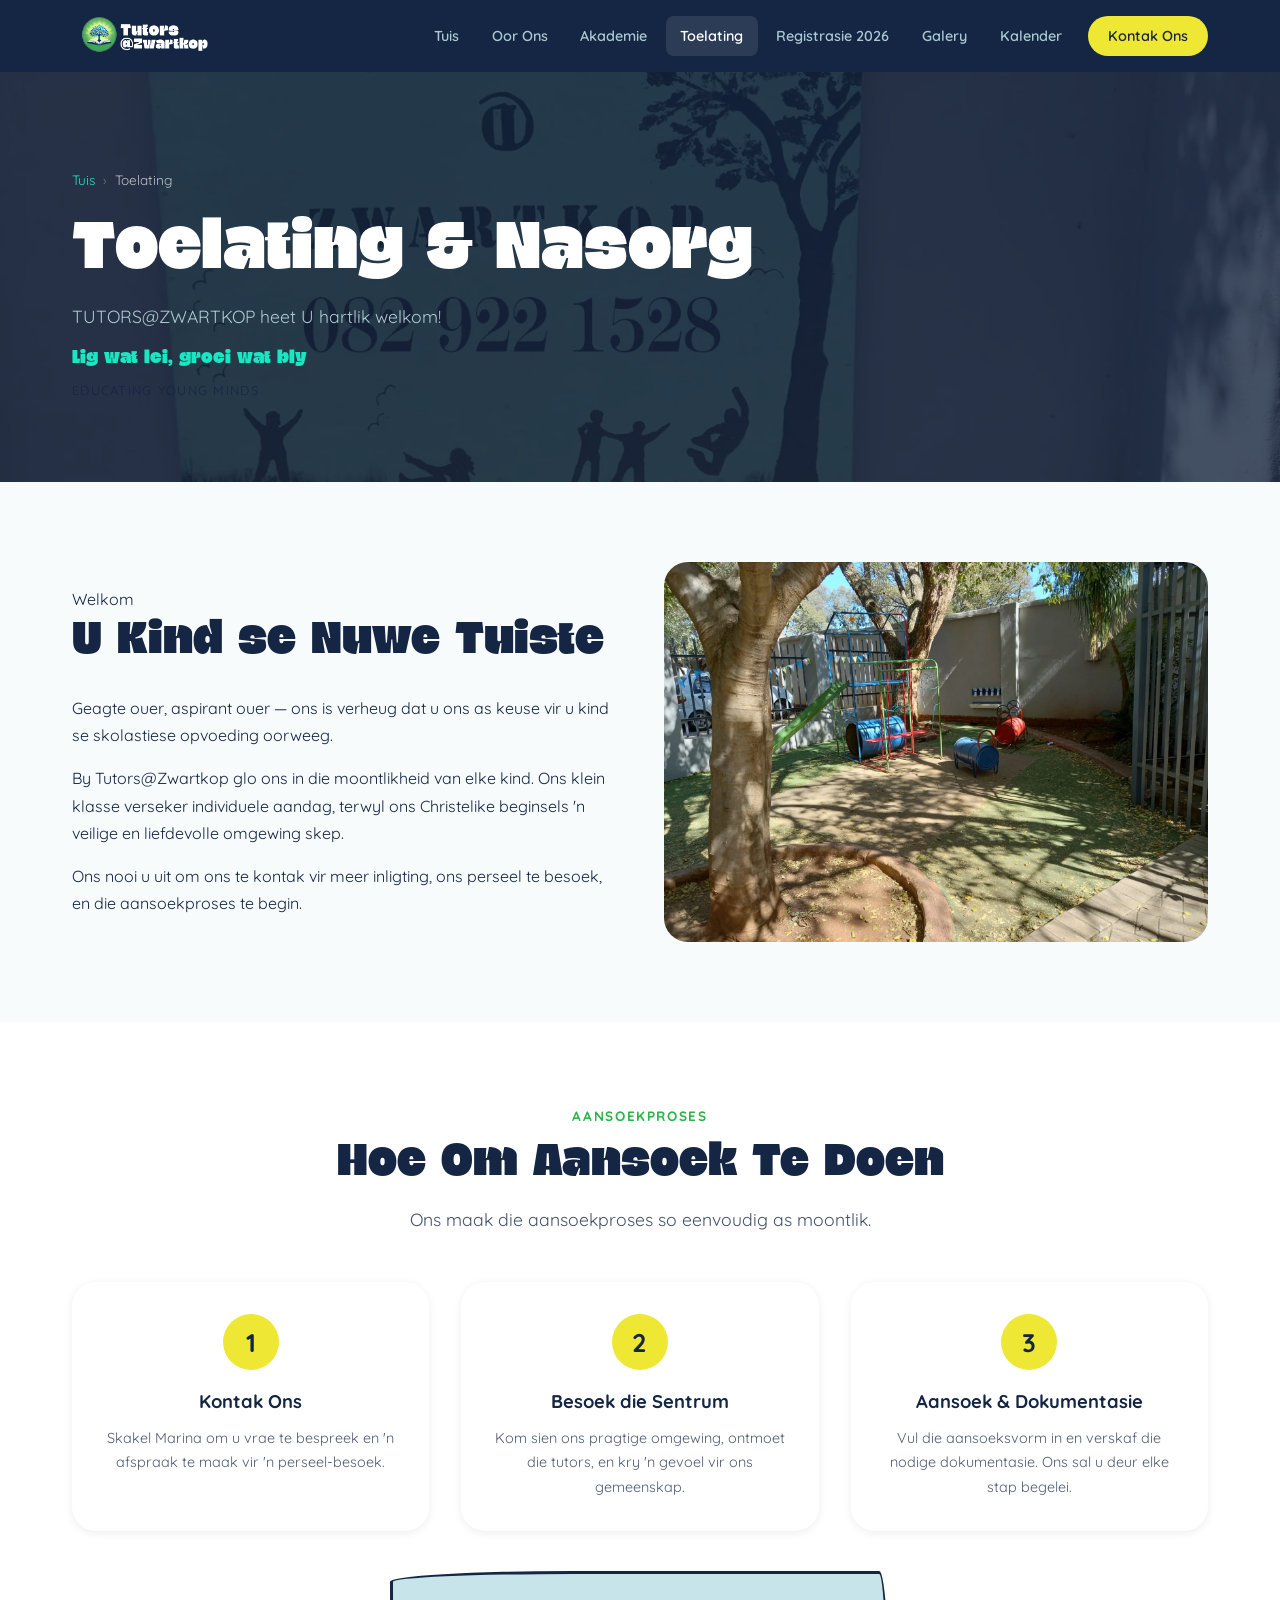
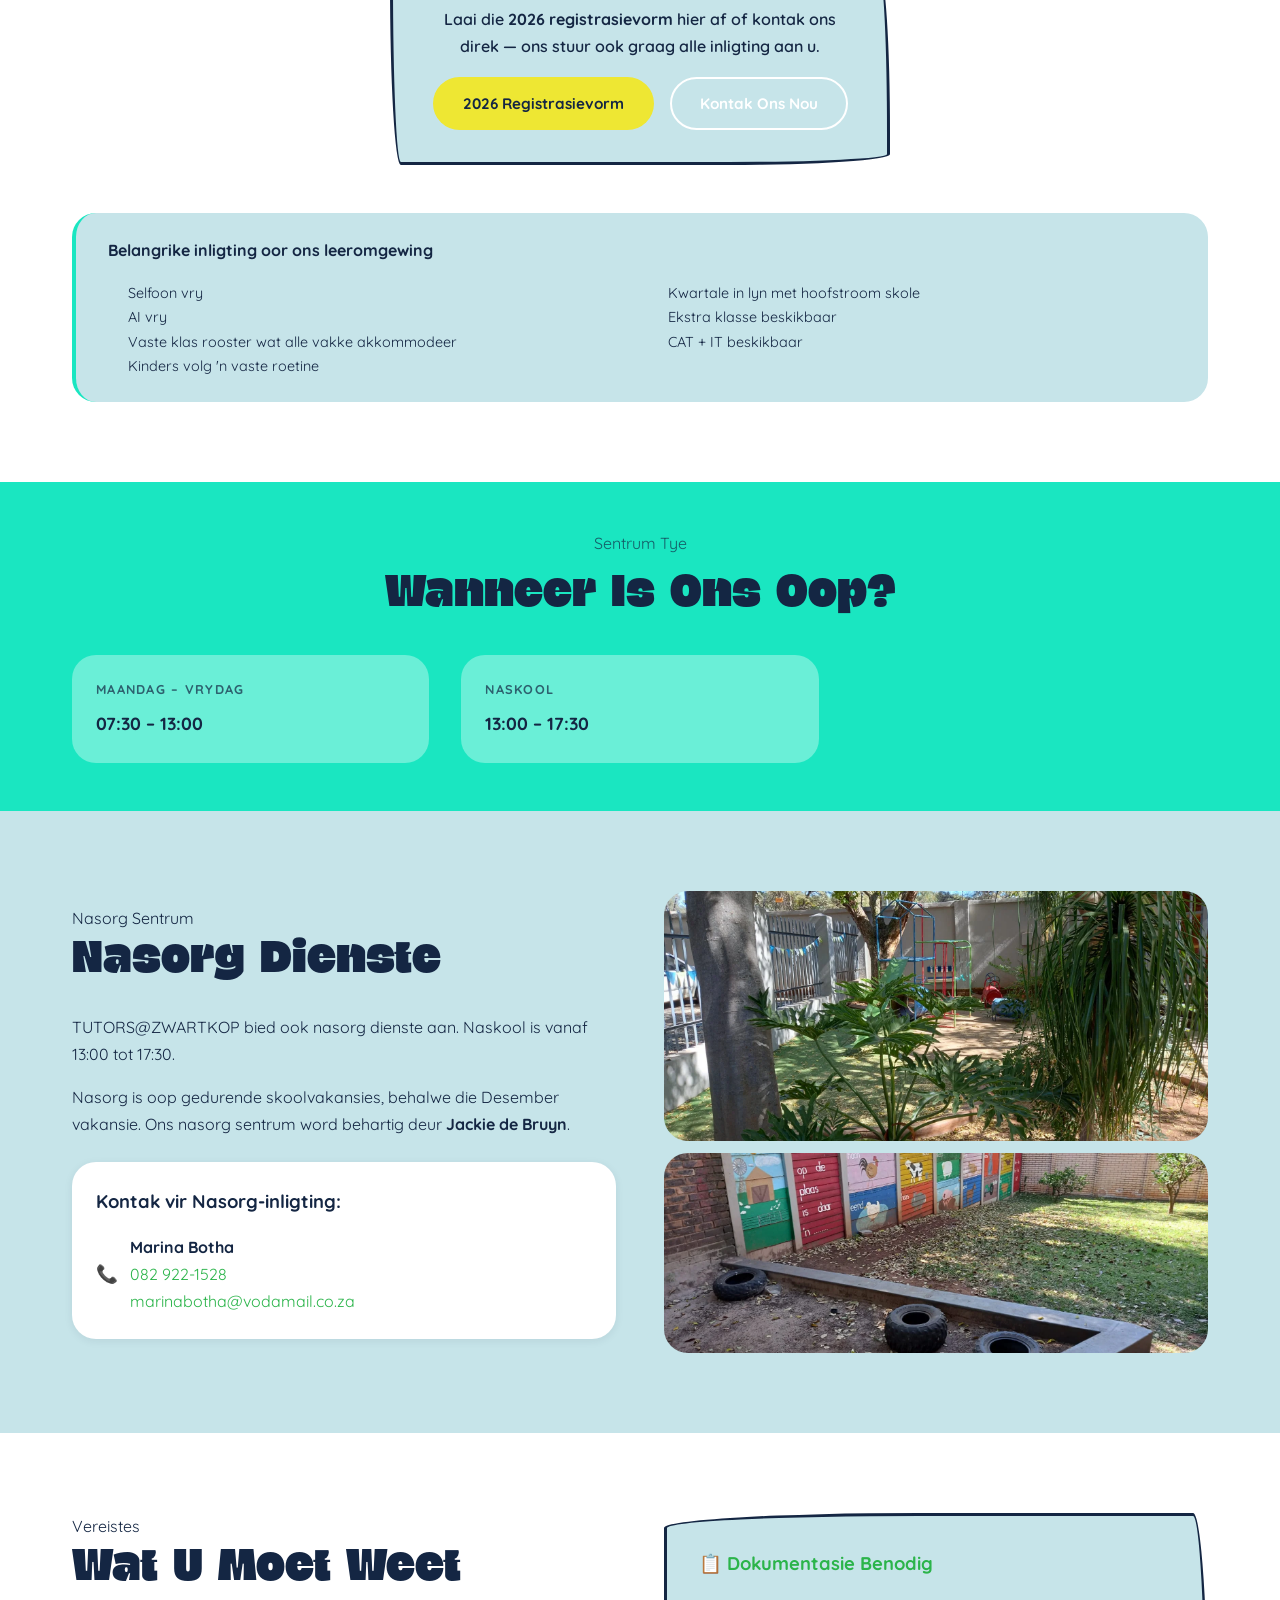
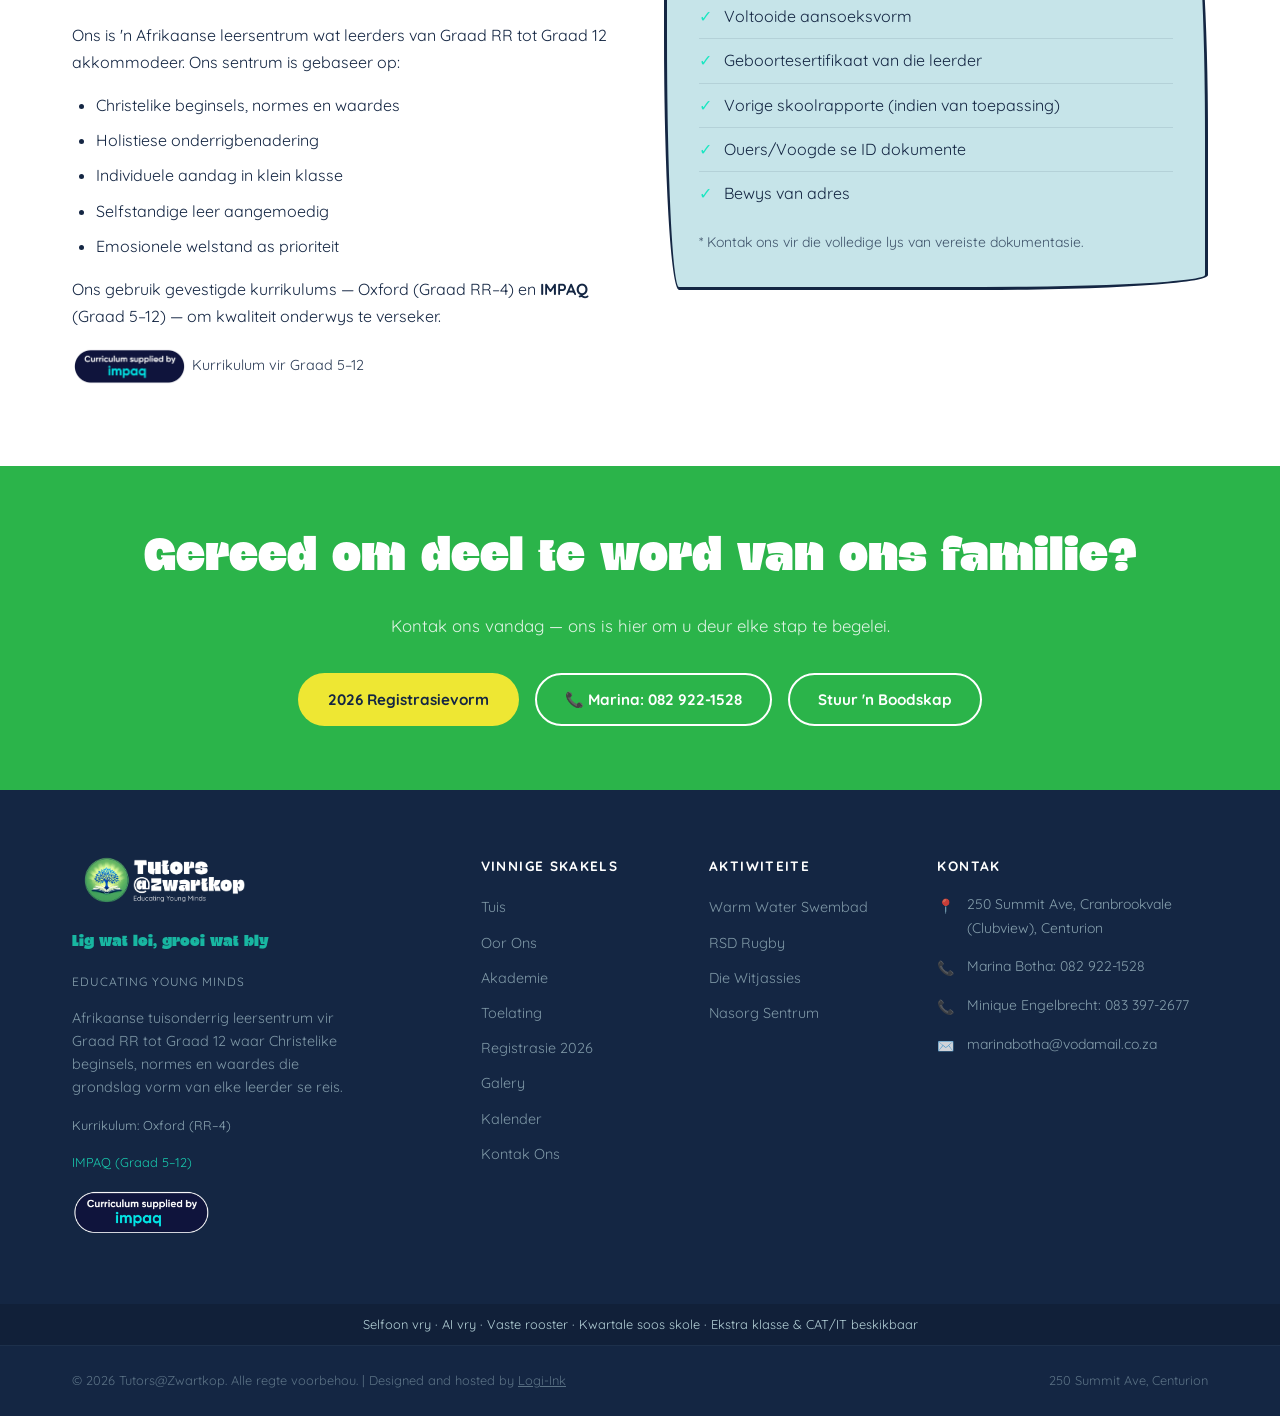
<file: admissions.html>
<!DOCTYPE html>
<html lang="af">
<head>
  <meta charset="UTF-8">
  <meta name="viewport" content="width=device-width, initial-scale=1.0">
  <title>Toelating & Nasorg | Tutors@Zwartkop Centurion</title>
  <meta name="description" content="Doen aansoek by Tutors@Zwartkop in Centurion. Leer meer oor ons toelatingsproses vir Graad RR–12 en benodigde dokumentasie. Sentrum: 07:30–13:00 · Naskool: 13:00–17:30.">
  <meta name="keywords" content="toelating leersentrum centurion, aansoek afrikaanse skool, nasorg centurion, nasorg clubview, tutors zwartkop inskrywing, graad rr aansoek, christelike leersentrum aansoek, impaq oxford aansoek, tutors zwartkop toelating">
  <meta name="author" content="Tutors@Zwartkop">
  <meta name="robots" content="index, follow">
  <link rel="canonical" href="https://tutorsatzwartkop.co.za/admissions">

  <!-- Open Graph -->
  <meta property="og:type" content="website">
  <meta property="og:url" content="https://tutorsatzwartkop.co.za/admissions">
  <meta property="og:title" content="Toelating & Nasorg | Tutors@Zwartkop Centurion">
  <meta property="og:description" content="Doen aansoek by Tutors@Zwartkop. Toelating vir Graad RR–12. Sentrum: 07:30–13:00 · Naskool: 13:00–17:30 in Centurion (Clubview).">
  <meta property="og:image" content="https://tutorsatzwartkop.co.za/assets/social/og-image.webp">
  <meta property="og:image:width" content="1200">
  <meta property="og:image:height" content="630">
  <meta property="og:locale" content="af_ZA">
  <meta property="og:site_name" content="Tutors@Zwartkop">

  <!-- Twitter Card -->
  <meta name="twitter:card" content="summary_large_image">
  <meta name="twitter:title" content="Toelating & Nasorg | Tutors@Zwartkop Centurion">
  <meta name="twitter:description" content="Doen aansoek by Tutors@Zwartkop. Toelating vir Graad RR–12. Sentrum: 07:30–13:00 · Naskool: 13:00–17:30 in Centurion (Clubview).">
  <meta name="twitter:image" content="https://tutorsatzwartkop.co.za/assets/social/twitter-card.webp">

  <!-- Local SEO -->
  <meta name="geo.region" content="ZA-GP">
  <meta name="geo.placename" content="Centurion, Gauteng">
  <meta name="geo.position" content="-25.8584;28.1929">
  <meta name="ICBM" content="-25.8584, 28.1929">
  <link rel="icon" href="favicon.svg" type="image/svg+xml">
  <link rel="stylesheet" href="style.css">
  <link rel="preload" as="image" href="assets/images/facility/002.webp" fetchpriority="high">
  <link rel="preload" as="font" href="assets/fonts/Blogh/Blogh.otf" type="font/otf" crossorigin>
  <link rel="preload" as="font" href="assets/fonts/Quicksand/Quicksand-VariableFont_wght.ttf" type="font/ttf" crossorigin>
</head>
<body>

  <!-- Navigation -->
    <div id="navbar-placeholder" class="navbar-placeholder"></div>
  <script src="js/partials.js"></script>

  <main class="page-content">

    <!-- Page Hero -->
    <section class="page-hero">
      <div class="page-hero-bg" style="background-image: url('assets/images/facility/002.webp');"></div>
      <div class="container page-hero-content">
        <nav class="breadcrumb">
          <a href="/">Tuis</a>
          <span>›</span>
          <span style="color:rgba(255,255,255,0.7);">Toelating</span>
        </nav>
        <h1>Toelating &amp; Nasorg</h1>
        <p class="page-hero-sub">TUTORS@ZWARTKOP heet U hartlik welkom!</p>
        <p style="font-family:var(--font-heading); color:var(--color-teal); font-size:1.2rem; margin:0.75rem 0 0.25rem;">Lig wat lei, groei wat bly</p>
        <p style="font-size:0.8rem; letter-spacing:0.1em; text-transform:uppercase; opacity:0.9;">Educating Young Minds</p>
      </div>
    </section>

    <!-- =========================================================
         Welcome Message
         ========================================================= -->
    <section class="section bg-off-white">
      <div class="container">
        <div class="grid-2" style="align-items:center; gap:3rem;">
          <div class="fade-up">
            <span class="eyebrow">Welkom</span>
            <h2>U Kind se Nuwe Tuiste</h2>
            <p>
              Geagte ouer, aspirant ouer — ons is verheug dat u ons as keuse vir u kind se 
              skolastiese opvoeding oorweeg.
            </p>
            <p>
              By Tutors@Zwartkop glo ons in die moontlikheid van elke kind. Ons klein klasse 
              verseker individuele aandag, terwyl ons Christelike beginsels 'n veilige en 
              liefdevolle omgewing skep.
            </p>
            <p>
              Ons nooi u uit om ons te kontak vir meer inligting, ons perseel te besoek, 
              en die aansoekproses te begin.
            </p>
          </div>
          <div class="fade-up">
            <div style="border-radius:var(--radius-lg); overflow:hidden; height:380px;">
              <img src="assets/images/facility/007.webp" alt="Tutors@Zwartkop fasiliteit" style="width:100%; height:100%; object-fit:cover;">
            </div>
          </div>
        </div>
      </div>
    </section>

    <!-- =========================================================
         Application Steps
         ========================================================= -->
    <section class="section bg-white">
      <div class="container">
        <div class="section-header fade-up">
          <span class="eyebrow">Aansoekproses</span>
          <h2>Hoe Om Aansoek Te Doen</h2>
          <p>Ons maak die aansoekproses so eenvoudig as moontlik.</p>
        </div>
        <div class="steps-grid">
          <div class="step-card fade-up">
            <div class="step-number">1</div>
            <h4>Kontak Ons</h4>
            <p>Skakel Marina om u vrae te bespreek en 'n afspraak te maak vir 'n perseel-besoek.</p>
          </div>
          <div class="step-card fade-up">
            <div class="step-number">2</div>
            <h4>Besoek die Sentrum</h4>
            <p>Kom sien ons pragtige omgewing, ontmoet die tutors, en kry 'n gevoel vir ons gemeenskap.</p>
          </div>
          <div class="step-card fade-up">
            <div class="step-number">3</div>
            <h4>Aansoek &amp; Dokumentasie</h4>
            <p>Vul die aansoeksvorm in en verskaf die nodige dokumentasie. Ons sal u deur elke stap begelei.</p>
          </div>
        </div>
        <div style="text-align:center; margin-top:2.5rem;">
          <div class="organic-box" style="display:inline-block; max-width:500px; text-align:center;">
            <p style="margin-bottom:1rem; font-weight:600;">
              Laai die <strong>2026 registrasievorm</strong> hier af of kontak ons direk — ons stuur ook graag alle inligting aan u.
            </p>
            <div class="btn-group" style="justify-content:center;">
              <a href="https://drive.google.com/file/d/1hAB0oJtmdSz7Mbcq_u-aQBlrIJOR7rKK/view?pli=1" class="btn btn-primary" target="_blank" rel="noopener">
                2026 Registrasievorm
              </a>
              <a href="/contact" class="btn btn-secondary">Kontak Ons Nou</a>
            </div>
          </div>
        </div>

        <!-- Belangrike Inligting -->
        <div class="fade-up" style="margin-top:3rem; padding:1.5rem 2rem; background:var(--color-light-blue); border-radius:var(--radius-lg); border-left:4px solid var(--color-teal);">
          <h4 style="margin:0 0 1rem 0; color:var(--color-navy); font-size:1rem;">Belangrike inligting oor ons leeromgewing</h4>
          <ul style="margin:0; padding-left:1.25rem; columns:2; column-gap:2rem; font-size:0.9rem; line-height:1.7; color:var(--color-navy);">
            <li>Selfoon vry</li>
            <li>AI vry</li>
            <li>Vaste klas rooster wat alle vakke akkommodeer</li>
            <li>Kinders volg 'n vaste roetine</li>
            <li>Kwartale in lyn met hoofstroom skole</li>
            <li>Ekstra klasse beskikbaar</li>
            <li>CAT + IT beskikbaar</li>
          </ul>
        </div>
      </div>
    </section>

    <!-- =========================================================
         Centre Hours
         ========================================================= -->
    <section class="hours-strip">
      <div class="container">
        <div style="text-align:center; margin-bottom:2rem;">
          <span class="eyebrow" style="color:var(--color-navy); opacity:0.7;">Sentrum Tye</span>
          <h2 style="color:var(--color-navy); margin:0.5rem 0 0;">Wanneer Is Ons Oop?</h2>
        </div>
        <div class="hours-grid">
          <div class="hours-item fade-up" style="background:rgba(255,255,255,0.35); border-radius:var(--radius-lg); padding:1.5rem;">
            <h4>Maandag – Vrydag</h4>
            <p>07:30 – 13:00</p>
          </div>
          <div class="hours-item fade-up" style="background:rgba(255,255,255,0.35); border-radius:var(--radius-lg); padding:1.5rem;">
            <h4>Naskool</h4>
            <p>13:00 – 17:30</p>
          </div>
        </div>
      </div>
    </section>

    <!-- =========================================================
         Aftercare Section
         ========================================================= -->
    <section class="section bg-light-blue" id="nasorg">
      <div class="container">
        <div class="grid-2" style="align-items:center; gap:3rem;">
          <div class="fade-up">
            <span class="eyebrow">Nasorg Sentrum</span>
            <h2>Nasorg Dienste</h2>
            <p>
              TUTORS@ZWARTKOP bied ook nasorg dienste aan. Naskool is vanaf 13:00 tot 17:30.
            </p>
            <p>
              Nasorg is oop gedurende skoolvakansies, behalwe die Desember vakansie. 
              Ons nasorg sentrum word behartig deur <strong>Jackie de Bruyn</strong>.
            </p>
            <div style="background:var(--color-white); border-radius:var(--radius-lg); padding:1.5rem; margin-top:1.5rem; box-shadow:var(--shadow-sm);">
              <h4 style="margin-bottom:1rem;">Kontak vir Nasorg-inligting:</h4>
              <div style="display:flex; flex-direction:column; gap:0.75rem;">
                <div style="display:flex; gap:0.75rem; align-items:center;">
                  <span style="color:var(--color-teal); font-size:1.1rem;">📞</span>
                  <div>
                    <strong>Marina Botha</strong><br>
                    <a href="tel:0829221528" style="color:var(--color-green);">082 922-1528</a><br>
                    <a href="mailto:marinabotha@vodamail.co.za" style="color:var(--color-green);">marinabotha@vodamail.co.za</a>
                  </div>
                </div>
              </div>
            </div>
          </div>
          <div class="fade-up">
            <div style="display:grid; gap:0.75rem;">
              <div style="border-radius:var(--radius-lg); overflow:hidden; height:250px;">
                <img src="assets/images/facility/008.webp" alt="Nasorg sentrum" style="width:100%; height:100%; object-fit:cover;">
              </div>
              <div style="border-radius:var(--radius-lg); overflow:hidden; height:200px;">
                <img src="assets/images/facility/009.webp" alt="Fasiliteit" style="width:100%; height:100%; object-fit:cover;">
              </div>
            </div>
          </div>
        </div>
      </div>
    </section>

    <!-- =========================================================
         Requirements / What to Bring
         ========================================================= -->
    <section class="section bg-white">
      <div class="container">
        <div class="grid-2" style="gap:3rem;">
          <div class="fade-up">
            <span class="eyebrow">Vereistes</span>
            <h2>Wat U Moet Weet</h2>
            <p>Ons is 'n Afrikaanse leersentrum wat leerders van Graad RR tot Graad 12 akkommodeer. Ons sentrum is gebaseer op:</p>
            <ul style="list-style:disc; padding-left:1.5rem; margin:1rem 0;">
              <li style="margin-bottom:0.5rem;">Christelike beginsels, normes en waardes</li>
              <li style="margin-bottom:0.5rem;">Holistiese onderrigbenadering</li>
              <li style="margin-bottom:0.5rem;">Individuele aandag in klein klasse</li>
              <li style="margin-bottom:0.5rem;">Selfstandige leer aangemoedig</li>
              <li style="margin-bottom:0.5rem;">Emosionele welstand as prioriteit</li>
            </ul>
            <p>
              Ons gebruik gevestigde kurrikulums — Oxford (Graad RR–4) en <strong>IMPAQ</strong> (Graad 5–12) — 
              om kwaliteit onderwys te verseker.
            </p>
            <p style="margin-top:0.75rem;">
              <img src="assets/logos/Impaq_logo.webp" alt="IMPAQ" style="max-height:40px; width:auto; display:inline-block; vertical-align:middle;" width="117" height="40">
              <span style="font-size:0.9rem; opacity:0.9;">Kurrikulum vir Graad 5–12</span>
            </p>
          </div>
          <div class="fade-up">
            <div class="organic-box">
              <h4 style="margin-bottom:1rem; color:var(--color-green);">📋 Dokumentasie Benodig</h4>
              <ul style="list-style:none; padding:0;">
                <li style="padding:0.5rem 0; border-bottom:1px solid rgba(20,38,67,0.1); display:flex; gap:0.75rem;">
                  <span style="color:var(--color-teal);">✓</span>
                  Voltooide aansoeksvorm
                </li>
                <li style="padding:0.5rem 0; border-bottom:1px solid rgba(20,38,67,0.1); display:flex; gap:0.75rem;">
                  <span style="color:var(--color-teal);">✓</span>
                  Geboortesertifikaat van die leerder
                </li>
                <li style="padding:0.5rem 0; border-bottom:1px solid rgba(20,38,67,0.1); display:flex; gap:0.75rem;">
                  <span style="color:var(--color-teal);">✓</span>
                  Vorige skoolrapporte (indien van toepassing)
                </li>
                <li style="padding:0.5rem 0; border-bottom:1px solid rgba(20,38,67,0.1); display:flex; gap:0.75rem;">
                  <span style="color:var(--color-teal);">✓</span>
                  Ouers/Voogde se ID dokumente
                </li>
                <li style="padding:0.5rem 0; display:flex; gap:0.75rem;">
                  <span style="color:var(--color-teal);">✓</span>
                  Bewys van adres
                </li>
              </ul>
              <p style="margin-top:1rem; font-size:0.875rem; opacity:0.75;">
                * Kontak ons vir die volledige lys van vereiste dokumentasie.
              </p>
            </div>
          </div>
        </div>
      </div>
    </section>

    <!-- CTA -->
    <section class="cta-banner">
      <div class="container">
        <div class="fade-up">
          <h2>Gereed om deel te word van ons familie?</h2>
          <p>Kontak ons vandag — ons is hier om u deur elke stap te begelei.</p>
          <div class="btn-group" style="justify-content:center;">
            <a href="https://drive.google.com/file/d/1hAB0oJtmdSz7Mbcq_u-aQBlrIJOR7rKK/view?pli=1" class="btn btn-primary" target="_blank" rel="noopener">2026 Registrasievorm</a>
            <a href="tel:0829221528" class="btn btn-secondary">📞 Marina: 082 922-1528</a>
            <a href="/contact" class="btn btn-secondary">Stuur 'n Boodskap</a>
          </div>
        </div>
      </div>
    </section>

  </main>

  <!-- Footer -->
    <div id="footer-placeholder"></div>

  <script src="js/main.js"></script>
</body>
</html>
</file>
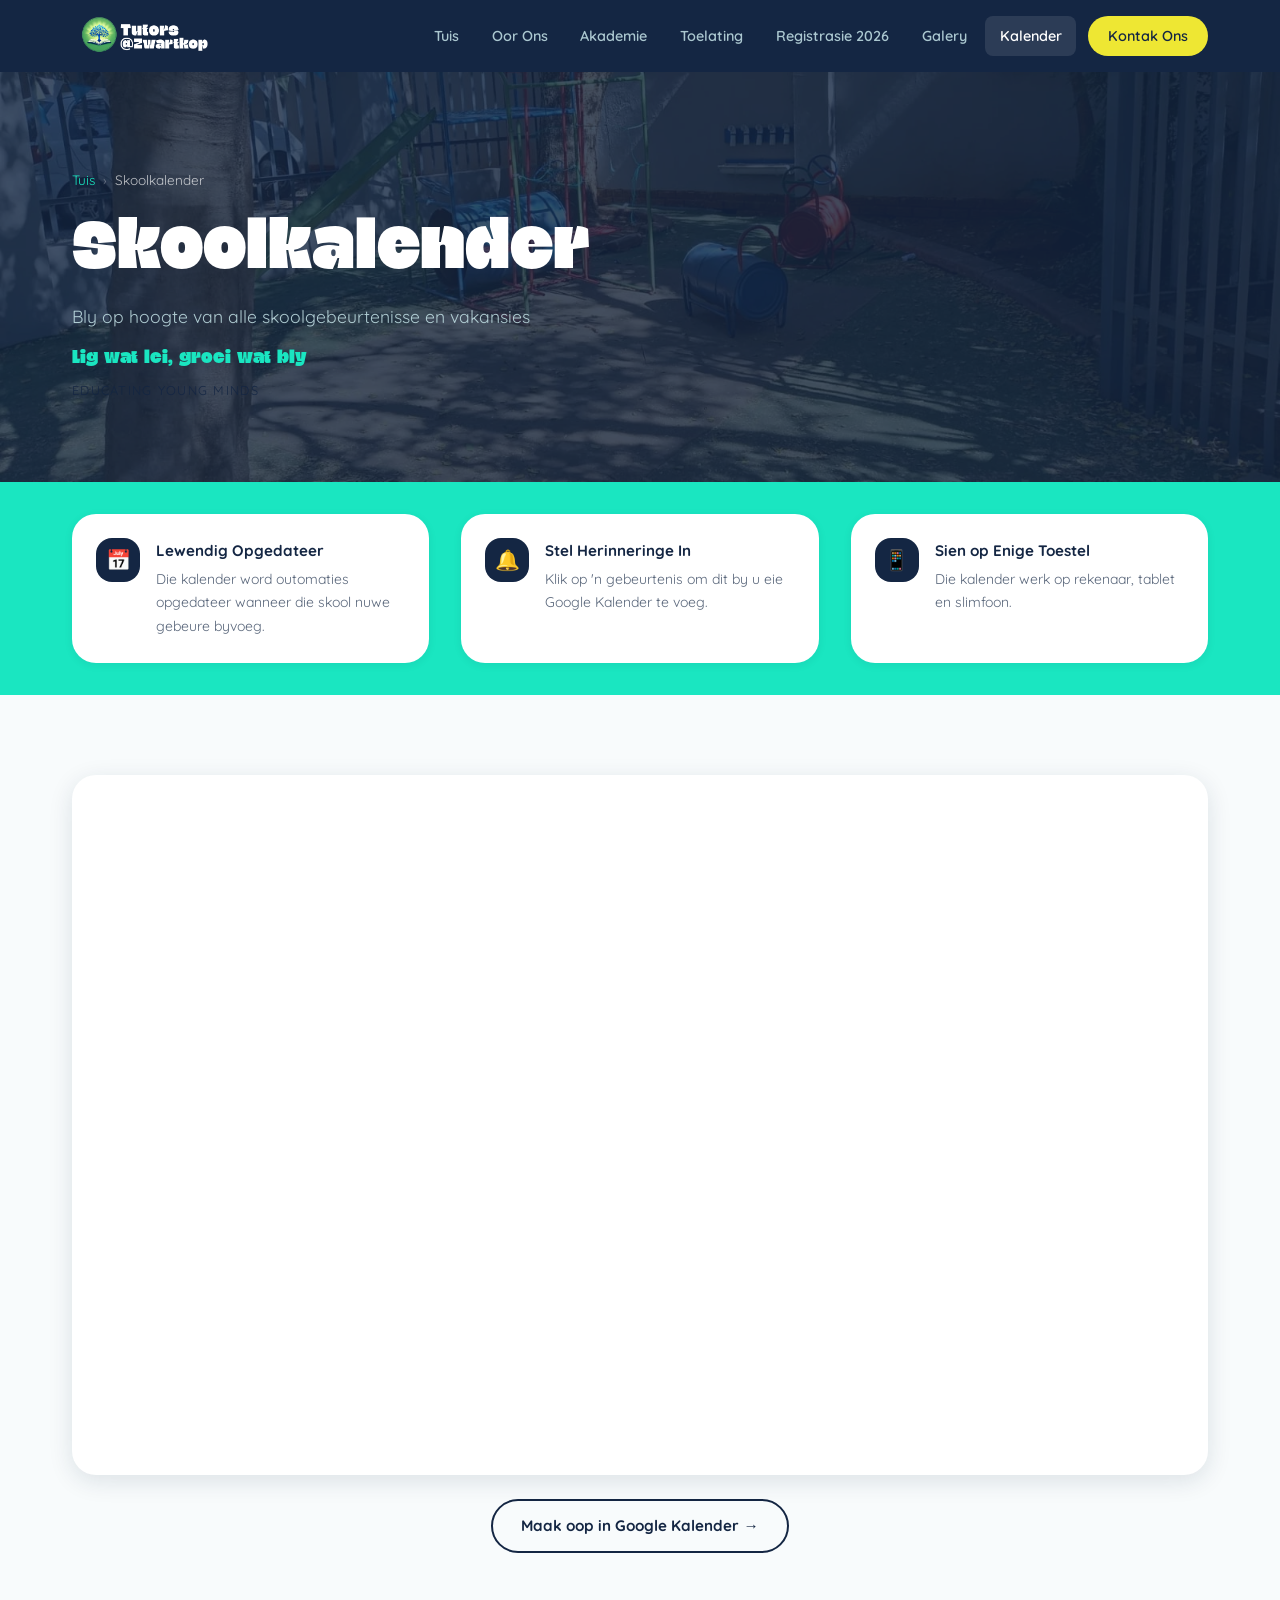
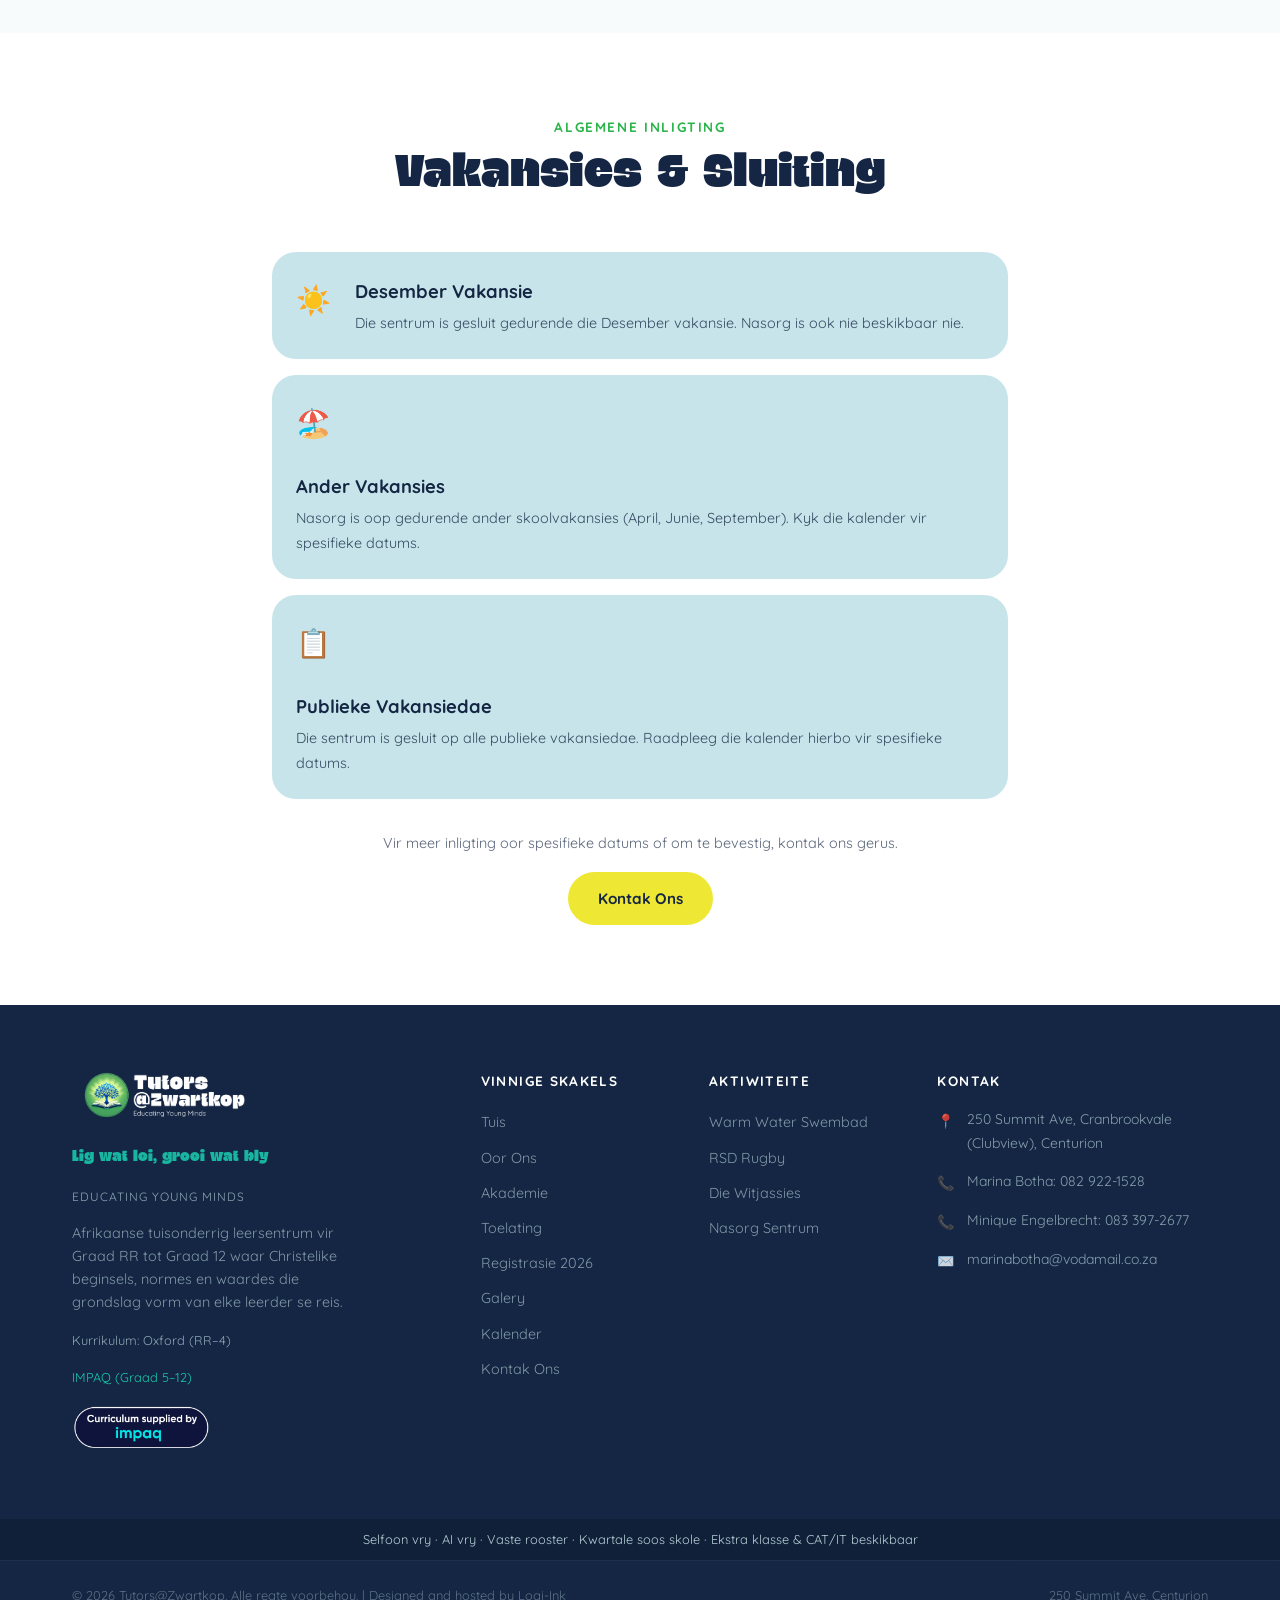
<file: calendar.html>
<!DOCTYPE html>
<html lang="af">

<head>
  <meta charset="UTF-8">
  <meta name="viewport" content="width=device-width, initial-scale=1.0">
  <title>Skoolkalender | Tutors@Zwartkop Centurion</title>
  <meta name="description" content="Bly op hoogte van alle skoolgebeurtenisse, vakansies en belangrike datums by Tutors@Zwartkop in Centurion. Lewendig opgedateer via Google Kalender.">
  <meta name="keywords" content="tutors zwartkop kalender, skoolkalender centurion, leersentrum vakansies, skool datums 2025 2026, skoolvakansies centurion, tutors zwartkop gebeurtenisse, afrikaanse skool kalender">
  <meta name="author" content="Tutors@Zwartkop">
  <meta name="robots" content="index, follow">
  <link rel="canonical" href="https://tutorsatzwartkop.co.za/calendar">

  <!-- Open Graph -->
  <meta property="og:type" content="website">
  <meta property="og:url" content="https://tutorsatzwartkop.co.za/calendar">
  <meta property="og:title" content="Skoolkalender | Tutors@Zwartkop Centurion">
  <meta property="og:description" content="Bly op hoogte van alle skoolgebeurtenisse, vakansies en belangrike datums by Tutors@Zwartkop in Centurion.">
  <meta property="og:image" content="https://tutorsatzwartkop.co.za/assets/social/og-image.webp">
  <meta property="og:image:width" content="1200">
  <meta property="og:image:height" content="630">
  <meta property="og:locale" content="af_ZA">
  <meta property="og:site_name" content="Tutors@Zwartkop">

  <!-- Twitter Card -->
  <meta name="twitter:card" content="summary_large_image">
  <meta name="twitter:title" content="Skoolkalender | Tutors@Zwartkop Centurion">
  <meta name="twitter:description" content="Bly op hoogte van alle skoolgebeurtenisse, vakansies en belangrike datums by Tutors@Zwartkop in Centurion.">
  <meta name="twitter:image" content="https://tutorsatzwartkop.co.za/assets/social/twitter-card.webp">

  <!-- Local SEO -->
  <meta name="geo.region" content="ZA-GP">
  <meta name="geo.placename" content="Centurion, Gauteng">
  <meta name="geo.position" content="-25.8584;28.1929">
  <meta name="ICBM" content="-25.8584, 28.1929">
  <link rel="icon" href="favicon.svg" type="image/svg+xml">
  <link rel="stylesheet" href="style.css">
  <link rel="preload" as="image" href="assets/images/facility/007.webp" fetchpriority="high">
  <style>
    .calendar-tip {
      background: var(--color-white);
      border-radius: var(--radius-lg);
      padding: 1.5rem;
      box-shadow: var(--shadow-sm);
      display: flex;
      gap: 1rem;
      align-items: flex-start;
    }

    .calendar-tip-icon {
      width: 44px;
      height: 44px;
      border-radius: var(--radius-md);
      display: flex;
      align-items: center;
      justify-content: center;
      font-size: 1.25rem;
      flex-shrink: 0;
    }

    .calendar-tip-text h4 {
      margin-bottom: 0.25rem;
      font-size: 0.95rem;
    }

    .calendar-tip-text p {
      margin: 0;
      font-size: 0.875rem;
      color: rgba(20, 38, 67, 0.7);
    }
  </style>
  <link rel="preload" as="font" href="assets/fonts/Blogh/Blogh.otf" type="font/otf" crossorigin>
  <link rel="preload" as="font" href="assets/fonts/Quicksand/Quicksand-VariableFont_wght.ttf" type="font/ttf"
    crossorigin>
</head>

<body>

  <!-- Navigation -->
  <div id="navbar-placeholder" class="navbar-placeholder"></div>
  <script src="js/partials.js"></script>

  <main class="page-content">

    <!-- Page Hero -->
    <section class="page-hero">
      <div class="page-hero-bg" style="background-image: url('assets/images/facility/007.webp');"></div>
      <div class="container page-hero-content">
        <nav class="breadcrumb">
          <a href="/">Tuis</a>
          <span>›</span>
          <span style="color:rgba(255,255,255,0.7);">Skoolkalender</span>
        </nav>
        <h1>Skoolkalender</h1>
        <p class="page-hero-sub">Bly op hoogte van alle skoolgebeurtenisse en vakansies</p>
        <p style="font-family:var(--font-heading); color:var(--color-teal); font-size:1.2rem; margin:0.75rem 0 0.25rem;">Lig wat lei, groei wat bly</p>
        <p style="font-size:0.8rem; letter-spacing:0.1em; text-transform:uppercase; opacity:0.9;">Educating Young Minds</p>
      </div>
    </section>

    <!-- =========================================================
         Calendar Tips Strip
         ========================================================= -->
    <section style="background:var(--color-teal); padding:2rem 0;">
      <div class="container">
        <div class="grid-3">
          <div class="calendar-tip">
            <div class="calendar-tip-icon" style="background:var(--color-navy); color:var(--color-teal);">📅</div>
            <div class="calendar-tip-text">
              <h4>Lewendig Opgedateer</h4>
              <p>Die kalender word outomaties opgedateer wanneer die skool nuwe gebeure byvoeg.</p>
            </div>
          </div>
          <div class="calendar-tip">
            <div class="calendar-tip-icon" style="background:var(--color-navy); color:var(--color-yellow);">🔔</div>
            <div class="calendar-tip-text">
              <h4>Stel Herinneringe In</h4>
              <p>Klik op 'n gebeurtenis om dit by u eie Google Kalender te voeg.</p>
            </div>
          </div>
          <div class="calendar-tip">
            <div class="calendar-tip-icon" style="background:var(--color-navy); color:var(--color-green);">📱</div>
            <div class="calendar-tip-text">
              <h4>Sien op Enige Toestel</h4>
              <p>Die kalender werk op rekenaar, tablet en slimfoon.</p>
            </div>
          </div>
        </div>
      </div>
    </section>

    <!-- =========================================================
         Google Calendar Embed
         ========================================================= -->
    <section class="section bg-off-white">
      <div class="container">

        <div class="calendar-embed-wrapper fade-up">
          <iframe
            src="https://calendar.google.com/calendar/embed?src=tutorsatzwartkop01%40gmail.com&ctz=Africa%2FJohannesburg&mode=MONTH&showTitle=0&showNav=1&showDate=1&showPrint=0&showTabs=1&showCalendars=0&showTz=0&bgcolor=%23C6E4E9&color=%23142643"
            style="border:none;" width="100%" height="700" frameborder="0" scrolling="no"
            title="Tutors@Zwartkop Skoolkalender"></iframe>
        </div>

        <div style="text-align:center; margin-top:1.5rem;">
          <a href="https://calendar.google.com/calendar/embed?src=tutorsatzwartkop01%40gmail.com&ctz=Africa%2FJohannesburg"
            target="_blank" rel="noopener" class="btn btn-outline">
            Maak oop in Google Kalender →
          </a>
        </div>

      </div>
    </section>

    <!-- =========================================================
         Term Dates Info Block
         ========================================================= -->
    <section class="section bg-white">
      <div class="container" style="max-width:800px;">
        <div class="section-header fade-up">
          <span class="eyebrow">Algemene Inligting</span>
          <h2>Vakansies &amp; Sluiting</h2>
        </div>
        <div style="display:grid; gap:1rem;">
          <div
            style="background:var(--color-light-blue); border-radius:var(--radius-lg); padding:1.5rem; display:flex; gap:1.5rem; align-items:flex-start; flex-wrap:wrap;"
            class="fade-up term-info-block">
            <div style="font-size:1.75rem; flex-shrink:0;">☀️</div>
            <div>
              <h4 style="margin-bottom:0.25rem;">Desember Vakansie</h4>
              <p style="margin:0; font-size:0.9rem; opacity:0.8;">
                Die sentrum is gesluit gedurende die Desember vakansie. Nasorg is ook nie beskikbaar nie.
              </p>
            </div>
          </div>
          <div
            style="background:var(--color-light-blue); border-radius:var(--radius-lg); padding:1.5rem; display:flex; gap:1.5rem; align-items:flex-start; flex-wrap:wrap;"
            class="fade-up term-info-block">
            <div style="font-size:1.75rem; flex-shrink:0;">🏖️</div>
            <div>
              <h4 style="margin-bottom:0.25rem;">Ander Vakansies</h4>
              <p style="margin:0; font-size:0.9rem; opacity:0.8;">
                Nasorg is oop gedurende ander skoolvakansies (April, Junie, September). Kyk die kalender vir spesifieke
                datums.
              </p>
            </div>
          </div>
          <div
            style="background:var(--color-light-blue); border-radius:var(--radius-lg); padding:1.5rem; display:flex; gap:1.5rem; align-items:flex-start; flex-wrap:wrap;"
            class="fade-up term-info-block">
            <div style="font-size:1.75rem; flex-shrink:0;">📋</div>
            <div>
              <h4 style="margin-bottom:0.25rem;">Publieke Vakansiedae</h4>
              <p style="margin:0; font-size:0.9rem; opacity:0.8;">
                Die sentrum is gesluit op alle publieke vakansiedae. Raadpleeg die kalender hierbo vir spesifieke
                datums.
              </p>
            </div>
          </div>
        </div>
        <div style="text-align:center; margin-top:2rem;" class="fade-up">
          <p style="font-size:0.9rem; opacity:0.7; margin-bottom:1rem;">
            Vir meer inligting oor spesifieke datums of om te bevestig, kontak ons gerus.
          </p>
          <a href="/contact" class="btn btn-primary">Kontak Ons</a>
        </div>
      </div>
    </section>

  </main>

  <!-- Footer -->
  <div id="footer-placeholder"></div>

  <script src="js/main.js"></script>
</body>

</html>
</file>
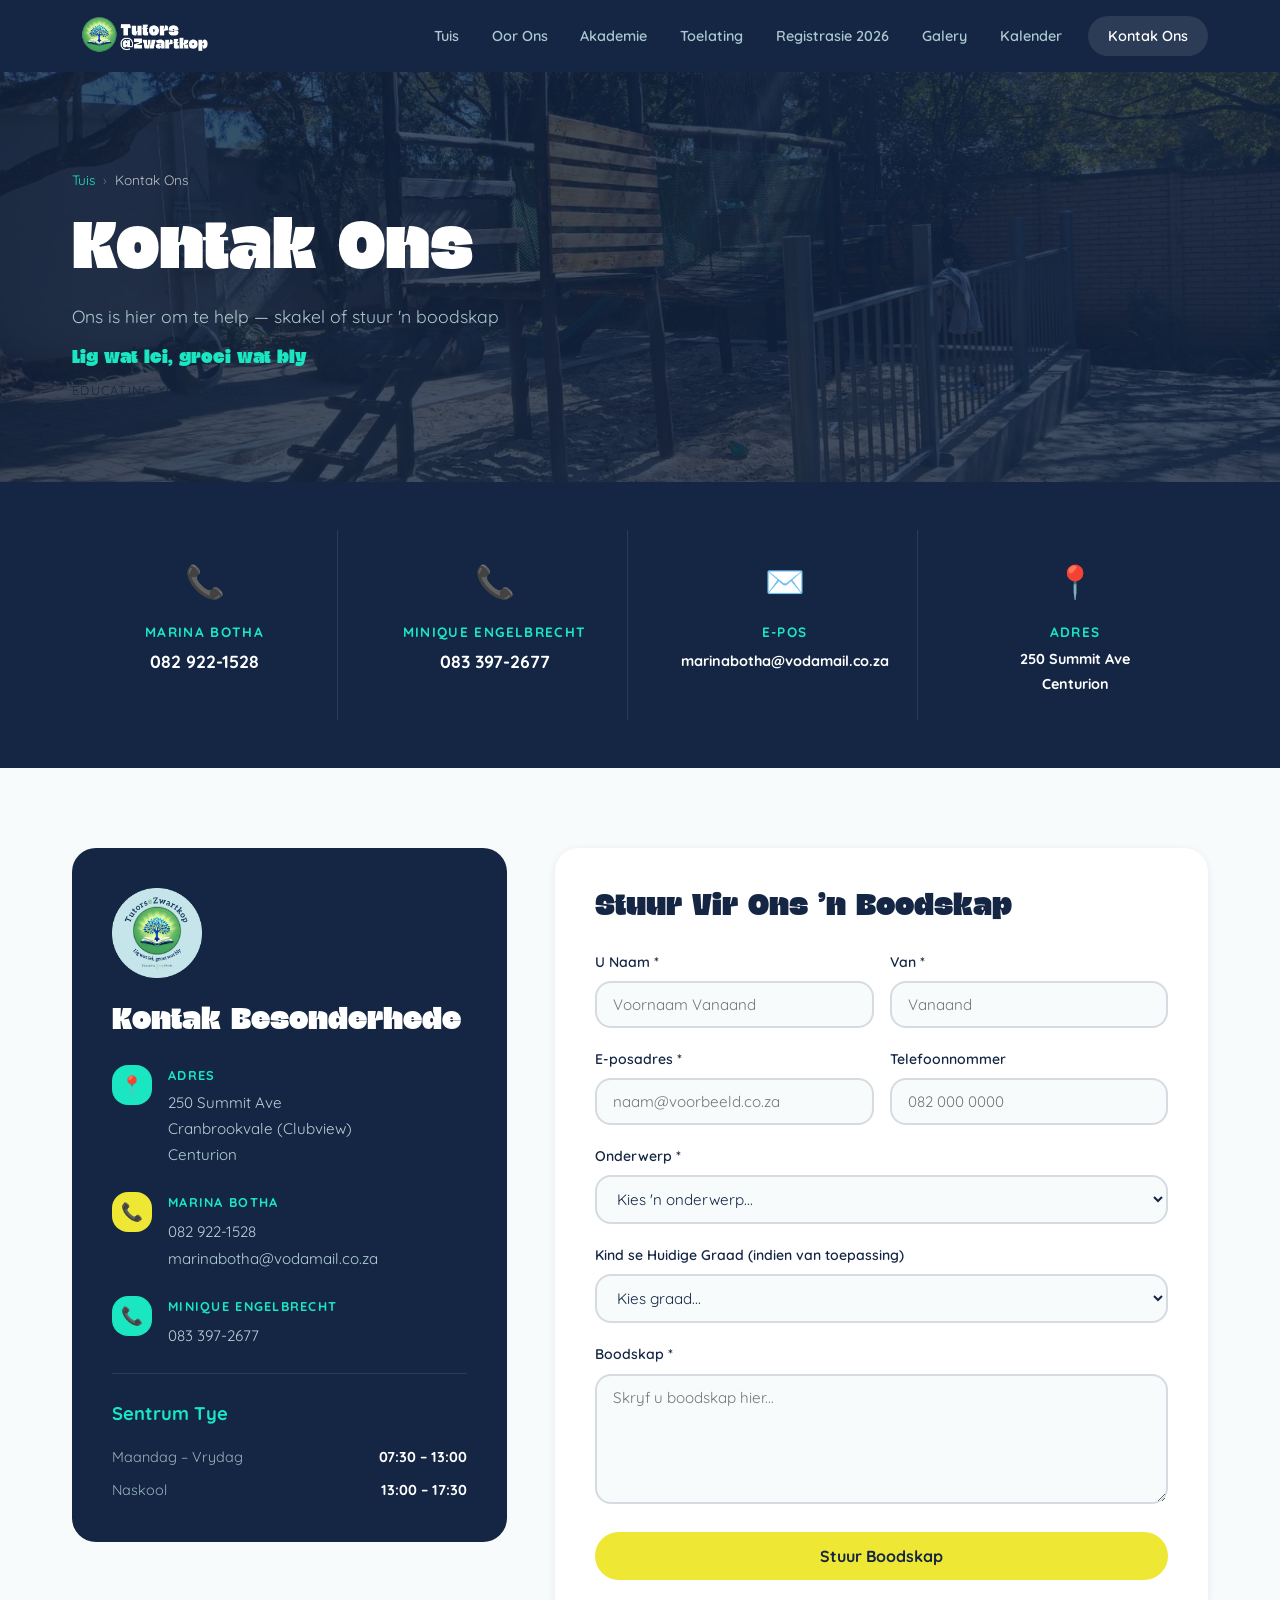
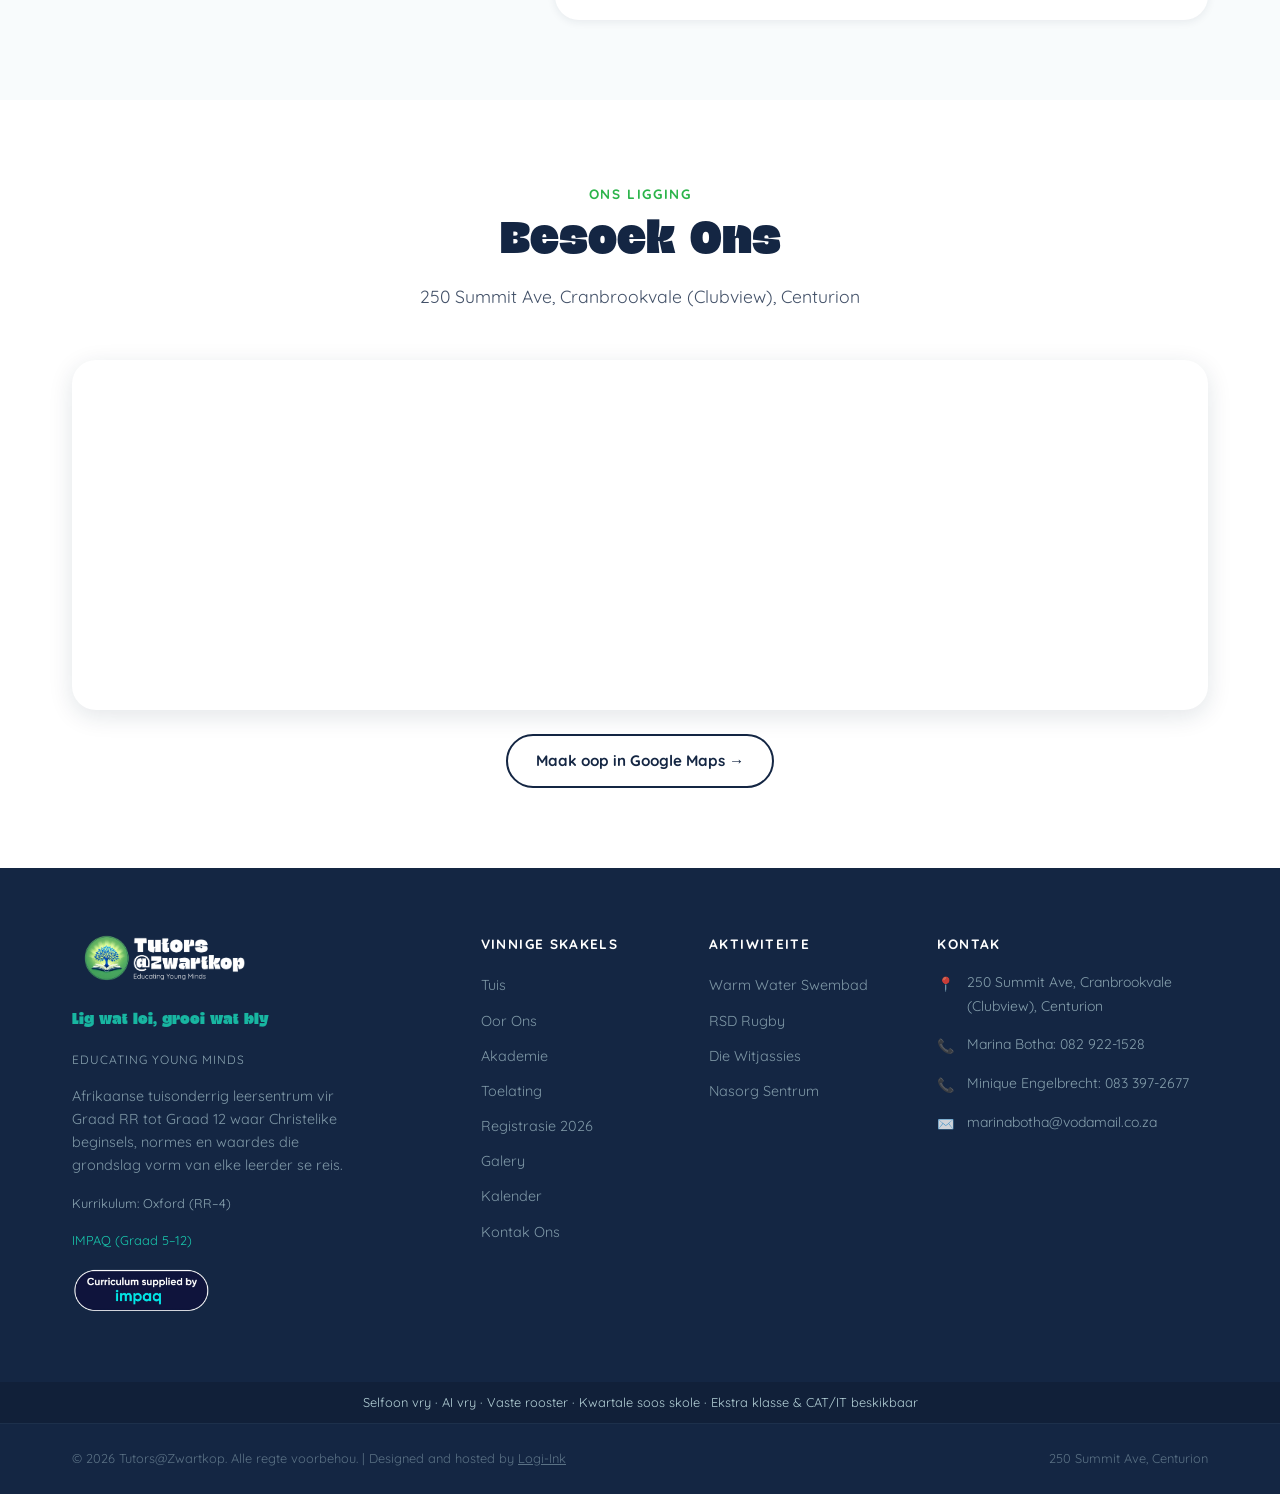
<file: contact.html>
<!DOCTYPE html>
<html lang="af">
<head>
  <meta charset="UTF-8">
  <meta name="viewport" content="width=device-width, initial-scale=1.0">
  <title>Kontak Ons | Tutors@Zwartkop Centurion</title>
  <meta name="description" content="Kontak Tutors@Zwartkop in Centurion. 250 Summit Ave, Cranbrookvale (Clubview). Marina Botha: 082 922-1528 | Minique Engelbrecht: 083 397-2677 | marinabotha@vodamail.co.za">
  <meta name="keywords" content="kontak tutors zwartkop, leersentrum centurion kontak, marina botha 082 922 1528, minique engelbrecht 083 397 2677, 250 summit ave centurion, clubview leersentrum, afrikaanse skool centurion kontak, tutors zwartkop adres, centurion leersentrum navraag">
  <meta name="author" content="Tutors@Zwartkop">
  <meta name="robots" content="index, follow">
  <link rel="canonical" href="https://tutorsatzwartkop.co.za/contact">

  <!-- Open Graph -->
  <meta property="og:type" content="website">
  <meta property="og:url" content="https://tutorsatzwartkop.co.za/contact">
  <meta property="og:title" content="Kontak Ons | Tutors@Zwartkop Centurion">
  <meta property="og:description" content="Kontak Tutors@Zwartkop by 250 Summit Ave, Cranbrookvale, Centurion. Marina: 082 922-1528 | Minique: 083 397-2677 | marinabotha@vodamail.co.za">
  <meta property="og:image" content="https://tutorsatzwartkop.co.za/assets/social/og-image.webp">
  <meta property="og:image:width" content="1200">
  <meta property="og:image:height" content="630">
  <meta property="og:locale" content="af_ZA">
  <meta property="og:site_name" content="Tutors@Zwartkop">

  <!-- Twitter Card -->
  <meta name="twitter:card" content="summary_large_image">
  <meta name="twitter:title" content="Kontak Ons | Tutors@Zwartkop Centurion">
  <meta name="twitter:description" content="Kontak Tutors@Zwartkop by 250 Summit Ave, Cranbrookvale, Centurion. Marina: 082 922-1528 | Minique: 083 397-2677 | marinabotha@vodamail.co.za">
  <meta name="twitter:image" content="https://tutorsatzwartkop.co.za/assets/social/twitter-card.webp">

  <!-- Local SEO -->
  <meta name="geo.region" content="ZA-GP">
  <meta name="geo.placename" content="Centurion, Gauteng">
  <meta name="geo.position" content="-25.8584;28.1929">
  <meta name="ICBM" content="-25.8584, 28.1929">
  <link rel="icon" href="favicon.svg" type="image/svg+xml">
  <link rel="stylesheet" href="style.css">
  <link rel="preload" as="image" href="assets/images/facility/004.webp" fetchpriority="high">
  <link rel="preload" as="font" href="assets/fonts/Blogh/Blogh.otf" type="font/otf" crossorigin>
  <link rel="preload" as="font" href="assets/fonts/Quicksand/Quicksand-VariableFont_wght.ttf" type="font/ttf" crossorigin>
</head>
<body>

  <!-- Navigation -->
    <div id="navbar-placeholder" class="navbar-placeholder"></div>
  <script src="js/partials.js"></script>

  <main class="page-content">

    <!-- Page Hero -->
    <section class="page-hero">
      <div class="page-hero-bg" style="background-image: url('assets/images/facility/004.webp');"></div>
      <div class="container page-hero-content">
        <nav class="breadcrumb">
          <a href="/">Tuis</a>
          <span>›</span>
          <span style="color:rgba(255,255,255,0.7);">Kontak Ons</span>
        </nav>
        <h1>Kontak Ons</h1>
        <p class="page-hero-sub">Ons is hier om te help — skakel of stuur 'n boodskap</p>
        <p style="font-family:var(--font-heading); color:var(--color-teal); font-size:1.2rem; margin:0.75rem 0 0.25rem;">Lig wat lei, groei wat bly</p>
        <p style="font-size:0.8rem; letter-spacing:0.1em; text-transform:uppercase; opacity:0.9;">Educating Young Minds</p>
      </div>
    </section>

    <!-- =========================================================
         Quick Contact Tiles
         ========================================================= -->
    <section style="background:var(--color-navy); padding:3rem 0;">
      <div class="container">
        <div class="grid-4">
          <div class="fade-up" style="text-align:center; padding:1.5rem; border-right:1px solid rgba(255,255,255,0.1);">
            <div style="font-size:2rem; margin-bottom:0.75rem;">📞</div>
            <h4 style="color:var(--color-teal); margin-bottom:0.25rem; font-size:0.85rem; letter-spacing:0.1em; text-transform:uppercase;">Marina Botha</h4>
            <a href="tel:0829221528" style="color:var(--color-white); font-weight:700; font-size:1.1rem;">082 922-1528</a>
          </div>
          <div class="fade-up" style="text-align:center; padding:1.5rem; border-right:1px solid rgba(255,255,255,0.1);">
            <div style="font-size:2rem; margin-bottom:0.75rem;">📞</div>
            <h4 style="color:var(--color-teal); margin-bottom:0.25rem; font-size:0.85rem; letter-spacing:0.1em; text-transform:uppercase;">Minique Engelbrecht</h4>
            <a href="tel:0833972677" style="color:var(--color-white); font-weight:700; font-size:1.1rem;">083 397-2677</a>
          </div>
          <div class="fade-up" style="text-align:center; padding:1.5rem; border-right:1px solid rgba(255,255,255,0.1);">
            <div style="font-size:2rem; margin-bottom:0.75rem;">✉️</div>
            <h4 style="color:var(--color-teal); margin-bottom:0.25rem; font-size:0.85rem; letter-spacing:0.1em; text-transform:uppercase;">E-pos</h4>
            <a href="mailto:marinabotha@vodamail.co.za" style="color:var(--color-white); font-weight:700; font-size:0.9rem; word-break:break-word;">marinabotha@vodamail.co.za</a>
          </div>
          <div class="fade-up" style="text-align:center; padding:1.5rem;">
            <div style="font-size:2rem; margin-bottom:0.75rem;">📍</div>
            <h4 style="color:var(--color-teal); margin-bottom:0.25rem; font-size:0.85rem; letter-spacing:0.1em; text-transform:uppercase;">Adres</h4>
            <p style="color:var(--color-white); font-weight:700; font-size:0.9rem; margin:0;">250 Summit Ave<br>Centurion</p>
          </div>
        </div>
      </div>
    </section>

    <!-- =========================================================
         Contact Form + Info
         ========================================================= -->
    <section class="section bg-off-white">
      <div class="container">
        <div class="contact-grid">

          <!-- Contact Info -->
          <div class="fade-up">
            <div class="contact-info-card">
              <img src="assets/logos/new/logo_new_slogans.webp" alt="Tutors@Zwartkop — Lig wat lei, groei wat bly" style="max-height:90px; width:auto; margin-bottom:1.5rem; display:block;" width="180" height="90">
              <h3>Kontak Besonderhede</h3>

              <div class="contact-detail">
                <div class="contact-detail-icon bg-teal">📍</div>
                <div class="contact-detail-text">
                  <h4>Adres</h4>
                  <p>250 Summit Ave</p>
                  <p>Cranbrookvale (Clubview)</p>
                  <p>Centurion</p>
                </div>
              </div>

              <div class="contact-detail">
                <div class="contact-detail-icon bg-yellow">📞</div>
                <div class="contact-detail-text">
                  <h4>Marina Botha</h4>
                  <a href="tel:0829221528">082 922-1528</a>
                  <p></p>
                  <a href="mailto:marinabotha@vodamail.co.za">marinabotha@vodamail.co.za</a>
                </div>
              </div>

              <div class="contact-detail">
                <div class="contact-detail-icon bg-teal">📞</div>
                <div class="contact-detail-text">
                  <h4>Minique Engelbrecht</h4>
                  <a href="tel:0833972677">083 397-2677</a>
                </div>
              </div>

              <hr style="border:none; border-top:1px solid rgba(255,255,255,0.1); margin:1.5rem 0;">

              <h4 style="color:var(--color-teal); margin-bottom:1rem;">Sentrum Tye</h4>
              <div style="display:grid; gap:0.5rem; font-size:0.9rem;">
                <div style="display:flex; justify-content:space-between;">
                  <span style="opacity:0.75;">Maandag – Vrydag</span>
                  <strong style="color:var(--color-white);">07:30 – 13:00</strong>
                </div>
                <div style="display:flex; justify-content:space-between;">
                  <span style="opacity:0.75;">Naskool</span>
                  <strong style="color:var(--color-white);">13:00 – 17:30</strong>
                </div>
              </div>
            </div>
          </div>

          <!-- Contact Form -->
          <div class="fade-up">
            <div class="form-card">
              <h3 style="margin-bottom:1.5rem;">Stuur Vir Ons 'n Boodskap</h3>
              <form id="contact-form" action="https://formspree.io/f/mvzbldaw" method="POST">
                <div class="form-row">
                  <div class="form-group">
                    <label for="name">U Naam *</label>
                    <input type="text" id="name" name="name" placeholder="Voornaam Vanaand" required>
                  </div>
                  <div class="form-group">
                    <label for="surname">Van *</label>
                    <input type="text" id="surname" name="surname" placeholder="Vanaand" required>
                  </div>
                </div>
                <div class="form-row">
                  <div class="form-group">
                    <label for="email">E-posadres *</label>
                    <input type="email" id="email" name="email" placeholder="naam@voorbeeld.co.za" required>
                  </div>
                  <div class="form-group">
                    <label for="phone">Telefoonnommer</label>
                    <input type="tel" id="phone" name="phone" placeholder="082 000 0000">
                  </div>
                </div>
                <div class="form-group">
                  <label for="subject">Onderwerp *</label>
                  <select id="subject" name="subject" required>
                    <option value="" disabled selected>Kies 'n onderwerp...</option>
                    <option value="toelating">Toelating / Aansoek</option>
                    <option value="akademie">Akademiese Programme</option>
                    <option value="nasorg">Nasorg Dienste</option>
                    <option value="aktiwiteite">Buitemuurse Aktiwiteite</option>
                    <option value="algemeen">Algemene Navraag</option>
                    <option value="ander">Ander</option>
                  </select>
                </div>
                <div class="form-group">
                  <label for="child-grade">Kind se Huidige Graad (indien van toepassing)</label>
                  <select id="child-grade" name="child-grade">
                    <option value="" selected>Kies graad...</option>
                    <option value="rr">Graad RR</option>
                    <option value="r">Graad R</option>
                    <option value="1">Graad 1</option>
                    <option value="2">Graad 2</option>
                    <option value="3">Graad 3</option>
                    <option value="4">Graad 4</option>
                    <option value="5">Graad 5</option>
                    <option value="6">Graad 6</option>
                    <option value="7">Graad 7</option>
                    <option value="8">Graad 8</option>
                    <option value="9">Graad 9</option>
                    <option value="10">Graad 10</option>
                    <option value="11">Graad 11</option>
                    <option value="12">Graad 12</option>
                  </select>
                </div>
                <div class="form-group">
                  <label for="message">Boodskap *</label>
                  <textarea id="message" name="message" placeholder="Skryf u boodskap hier..." required></textarea>
                </div>
                <button type="submit" class="btn btn-primary" style="width:100%; justify-content:center; font-size:1rem;">
                  Stuur Boodskap
                </button>
                <p id="form-success" style="display:none; margin-top:1rem; color:var(--color-green); font-weight:700; text-align:center;">
                  ✓ Dankie! Ons het u boodskap ontvang en sal u binnekort kontak.
                </p>
                <p id="form-error" style="display:none; margin-top:1rem; color:#c0392b; font-weight:700; text-align:center;">
                  ✕ Iets het verkeerd gegaan. Probeer asseblief weer of skakel ons direk.
                </p>
              </form>
            </div>
          </div>

        </div>
      </div>
    </section>

    <!-- =========================================================
         Map
         ========================================================= -->
    <section class="section bg-white" style="padding-top:0;">
      <div class="container">
        <div class="section-header fade-up" style="padding-top:var(--section-pad);">
          <span class="eyebrow">Ons Ligging</span>
          <h2>Besoek Ons</h2>
          <p>250 Summit Ave, Cranbrookvale (Clubview), Centurion</p>
        </div>
        <div class="map-embed fade-up">
          <iframe
            src="https://www.google.com/maps/embed?pb=!1m18!1m12!1m3!1d3593.867742!2d28.1929!3d-25.8584!2m3!1f0!2f0!3f0!3m2!1i1024!2i768!4f13.1!3m3!1m2!1s0x1e9561d0987aa8e7%3A0x1!2s250+Summit+Ave%2C+Clubview%2C+Centurion%2C+0157!5e0!3m2!1sen!2sza!4v1700000000000"
            allowfullscreen=""
            loading="lazy"
            referrerpolicy="no-referrer-when-downgrade"
            title="Tutors@Zwartkop ligging op Google Maps"
          ></iframe>
        </div>
        <div style="text-align:center; margin-top:1.5rem;">
          <a
            href="https://maps.google.com/?q=250+Summit+Ave,+Clubview,+Centurion"
            target="_blank"
            rel="noopener"
            class="btn btn-outline"
          >
            Maak oop in Google Maps →
          </a>
        </div>
      </div>
    </section>

  </main>

  <!-- Footer -->
    <div id="footer-placeholder"></div>

  <script src="js/main.js"></script>
  <script>
    var form = document.getElementById('contact-form');
    var submitBtn = form.querySelector('button[type="submit"]');
    var successMsg = document.getElementById('form-success');
    var errorMsg = document.getElementById('form-error');

    form.addEventListener('submit', function(e) {
      e.preventDefault();
      submitBtn.disabled = true;
      submitBtn.textContent = 'Besig om te stuur...';
      successMsg.style.display = 'none';
      errorMsg.style.display = 'none';

      fetch(form.action, {
        method: 'POST',
        body: new FormData(form),
        headers: { 'Accept': 'application/json' }
      })
      .then(function(response) {
        if (response.ok) {
          successMsg.style.display = 'block';
          form.reset();
        } else {
          return response.json().then(function(data) { throw data; });
        }
      })
      .catch(function() {
        errorMsg.style.display = 'block';
      })
      .finally(function() {
        submitBtn.disabled = false;
        submitBtn.textContent = 'Stuur Boodskap';
      });
    });
  </script>
</body>
</html>
</file>
<file: style.css>
/* =============================================================
   Tutors @ Zwartkop — Complete Brand Design System
   Typography: Blogh (Headings) | Quicksand (Body)
   ============================================================= */

/* --- Local Fonts ---
   font-display: optional
     - Gives the browser a ~100ms window to load the font.
     - If the font is in the preload cache (which it will be via
       <link rel="preload"> in every page's <head>), it is used
       on first paint with NO swap and NO layout shift.
     - If for any reason it misses the window, the browser falls
       back to the system font permanently for that page view —
       no swap, no CLS, no FOUC.
   font-synthesis: none
     - Prevents Firefox from synthesising fake bold/italic
       variants before the real font loads, which causes visual
       glitches and reflow in Firefox specifically.
*/
@font-face {
  font-family: 'Blogh';
  src: url('assets/fonts/Blogh/Blogh.otf') format('opentype');
  font-weight: normal;
  font-style: normal;
  font-display: optional;
}

@font-face {
  font-family: 'Quicksand';
  src: url('assets/fonts/Quicksand/Quicksand-VariableFont_wght.ttf') format('truetype');
  font-weight: 300 700;
  font-style: normal;
  font-display: optional;
}

/* =============================================================
   CSS Variables
   ============================================================= */
:root {
  --color-navy:      #142643;
  --color-light-blue: #C6E4E9;
  --color-teal:      #1AE6C1;
  --color-yellow:    #EEE733;
  --color-green:     #2BB44A;
  --color-white:     #ffffff;
  --color-off-white: #f8fbfc;

  --font-heading: 'Blogh', cursive, display;
  --font-body:    'Quicksand', sans-serif;

  --nav-height: 72px;
  --section-pad: 5rem;
  --container-width: 1200px;
  --radius-sm: 8px;
  --radius-md: 16px;
  --radius-lg: 24px;
  --radius-pill: 50px;
  --radius-organic: 255px 15px 225px 15px / 15px 225px 15px 255px;

  --shadow-sm: 0 2px 8px rgba(20, 38, 67, 0.08);
  --shadow-md: 0 6px 24px rgba(20, 38, 67, 0.12);
  --shadow-lg: 0 16px 48px rgba(20, 38, 67, 0.18);

  --transition: 0.25s ease;
}

/* =============================================================
   Reset & Base
   ============================================================= */
*, *::before, *::after { box-sizing: border-box; }

html {
  scroll-behavior: smooth;
  overflow-x: hidden;
}

body {
  font-family: var(--font-body);
  font-synthesis: none;
  color: var(--color-navy);
  background-color: var(--color-off-white);
  line-height: 1.7;
  margin: 0;
  padding: 0;
  overflow-x: hidden;
  min-width: 0;
}

img { max-width: 100%; height: auto; display: block; }

/* Prevent overflow from long unbroken strings (emails, URLs) */
p, span, a, li { overflow-wrap: break-word; word-wrap: break-word; }

a { color: inherit; text-decoration: none; }

ul, ol { list-style: none; margin: 0; padding: 0; }

button { cursor: pointer; border: none; background: none; font-family: var(--font-body); }

/* =============================================================
   Typography
   ============================================================= */
h1, h2, h3 {
  font-family: var(--font-heading);
  font-weight: normal;
  line-height: 1.2;
  margin: 0 0 0.5em;
}

h1 { font-size: clamp(2.4rem, 6vw, 4.5rem); }
h2 { font-size: clamp(1.8rem, 4vw, 3rem); }
h3 { font-size: clamp(1.3rem, 2.5vw, 2rem); }

h4, h5, h6 {
  font-family: var(--font-body);
  font-weight: 700;
  margin: 0 0 0.5em;
}

h4 { font-size: 1.15rem; }

p { margin: 0 0 1rem; }
p:last-child { margin-bottom: 0; }

blockquote {
  font-style: italic;
  border-left: 4px solid var(--color-teal);
  padding-left: 1.25rem;
  margin: 1rem 0;
  color: var(--color-navy);
}

/* =============================================================
   Layout
   ============================================================= */
.container {
  max-width: var(--container-width);
  margin: 0 auto;
  padding: 0 2rem;
}

.section { padding: var(--section-pad) 0; }

.section-header {
  text-align: center;
  margin-bottom: 3rem;
}

.section-header .eyebrow {
  display: inline-block;
  font-family: var(--font-body);
  font-weight: 700;
  font-size: 0.85rem;
  letter-spacing: 0.12em;
  text-transform: uppercase;
  color: var(--color-green);
  margin-bottom: 0.5rem;
}

.section-header h2 { margin-bottom: 0.75rem; }

.section-header p {
  font-size: 1.1rem;
  max-width: 640px;
  margin: 0 auto;
  color: var(--color-navy);
  opacity: 0.8;
}

/* Grid helpers */
.grid-2 { display: grid; grid-template-columns: repeat(2, 1fr); gap: 2rem; }
.grid-3 { display: grid; grid-template-columns: repeat(3, 1fr); gap: 2rem; }
.grid-4 { display: grid; grid-template-columns: repeat(4, 1fr); gap: 1.5rem; }

/* =============================================================
   Background Utilities
   ============================================================= */
.bg-navy        { background-color: var(--color-navy);       color: var(--color-light-blue); }
.bg-light-blue  { background-color: var(--color-light-blue); color: var(--color-navy); }
.bg-teal        { background-color: var(--color-teal);       color: var(--color-navy); }
.bg-yellow      { background-color: var(--color-yellow);     color: var(--color-navy); }
.bg-green       { background-color: var(--color-green);      color: var(--color-white); }
.bg-white       { background-color: var(--color-white);      color: var(--color-navy); }
.bg-off-white   { background-color: var(--color-off-white);  color: var(--color-navy); }

.text-navy   { color: var(--color-navy); }
.text-teal   { color: var(--color-teal); }
.text-yellow { color: var(--color-yellow); }
.text-green  { color: var(--color-green); }
.text-white  { color: var(--color-white); }

/* =============================================================
   Buttons
   ============================================================= */
.btn {
  display: inline-flex;
  align-items: center;
  gap: 0.5rem;
  font-family: var(--font-body);
  font-weight: 700;
  font-size: 0.95rem;
  padding: 0.75rem 1.75rem;
  border-radius: var(--radius-pill);
  border: 2px solid transparent;
  transition: transform var(--transition), background-color var(--transition), color var(--transition), border-color var(--transition);
  cursor: pointer;
  text-decoration: none;
  white-space: nowrap;
}

.btn:hover { transform: scale(1.04); }

.btn-primary {
  background-color: var(--color-yellow);
  color: var(--color-navy);
}
.btn-primary:hover { background-color: var(--color-teal); }

.btn-secondary {
  background-color: transparent;
  color: var(--color-white);
  border-color: var(--color-white);
}
.btn-secondary:hover {
  background-color: var(--color-white);
  color: var(--color-navy);
}

.btn-outline {
  background-color: transparent;
  color: var(--color-navy);
  border-color: var(--color-navy);
}
.btn-outline:hover {
  background-color: var(--color-navy);
  color: var(--color-white);
}

.btn-teal {
  background-color: var(--color-teal);
  color: var(--color-navy);
}
.btn-teal:hover { background-color: var(--color-yellow); }

.btn-group {
  display: flex;
  flex-wrap: wrap;
  gap: 1rem;
  align-items: center;
}

/* =============================================================
   Navigation
   ============================================================= */
.navbar {
  position: fixed;
  top: 0; left: 0; right: 0;
  z-index: 1000;
  height: var(--nav-height);
  background-color: var(--color-navy);
  transition: box-shadow var(--transition);
}

.navbar.scrolled {
  box-shadow: 0 4px 20px rgba(20, 38, 67, 0.4);
}

.nav-container {
  max-width: var(--container-width);
  margin: 0 auto;
  padding: 0 2rem;
  height: 100%;
  display: flex;
  align-items: center;
  justify-content: space-between;
}

.nav-logo {
  display: flex;
  align-items: center;
  flex-shrink: 0;
}

.nav-logo img {
  height: 44px;
  width: auto;
}

.nav-menu {
  display: flex;
  align-items: center;
  gap: 0.25rem;
}

.nav-menu a {
  display: block;
  padding: 0.5rem 0.9rem;
  font-family: var(--font-body);
  font-weight: 600;
  font-size: 0.9rem;
  color: rgba(198, 228, 233, 0.85);
  border-radius: var(--radius-sm);
  transition: color var(--transition), background-color var(--transition);
}

.nav-menu a:hover,
.nav-menu a.active {
  color: var(--color-white);
  background-color: rgba(255, 255, 255, 0.1);
}

.nav-menu .nav-cta {
  background-color: var(--color-yellow);
  color: var(--color-navy);
  border-radius: var(--radius-pill);
  padding: 0.5rem 1.25rem;
  margin-left: 0.5rem;
}

.nav-menu .nav-cta:hover {
  background-color: var(--color-teal);
  color: var(--color-navy);
}

.nav-toggle {
  display: none;
  flex-direction: column;
  gap: 5px;
  padding: 8px;
  z-index: 1001;
}

.nav-toggle span {
  display: block;
  width: 24px;
  height: 2px;
  background-color: var(--color-white);
  border-radius: 2px;
  transition: transform var(--transition), opacity var(--transition);
}

.nav-toggle.open span:nth-child(1) { transform: translateY(7px) rotate(45deg); }
.nav-toggle.open span:nth-child(2) { opacity: 0; }
.nav-toggle.open span:nth-child(3) { transform: translateY(-7px) rotate(-45deg); }

/* =============================================================
   Navbar Placeholder
   Reserves the correct space and colour while the nav partial
   is being fetched + injected by JS. Eliminated on repeat visits
   because the service worker serves the partial from cache instantly.
   ============================================================= */
.navbar-placeholder {
  height: var(--nav-height);
  background-color: var(--color-navy);
  position: fixed;
  top: 0; left: 0; right: 0;
  z-index: 1000;
}

/* =============================================================
   Page Offset (below fixed nav)
   ============================================================= */
.page-content { padding-top: var(--nav-height); }

/* =============================================================
   Hero — Homepage (full screen)
   ============================================================= */
.hero {
  position: relative;
  min-height: calc(100vh - var(--nav-height));
  display: flex;
  align-items: center;
  overflow: hidden;
  background-color: var(--color-navy);
}

.hero-bg {
  position: absolute;
  inset: 0;
  background-size: cover;
  background-position: center;
  background-repeat: no-repeat;
  transform: scale(1.05);
  transition: transform 8s ease;
}

.hero.loaded .hero-bg { transform: scale(1); }

.hero-overlay {
  position: absolute;
  inset: 0;
  background: linear-gradient(
    135deg,
    rgba(20, 38, 67, 0.82) 0%,
    rgba(20, 38, 67, 0.55) 100%
  );
}

.hero-content {
  position: relative;
  z-index: 2;
  max-width: 780px;
  padding: 3rem 2rem;
}

.hero-eyebrow {
  display: inline-block;
  font-family: var(--font-body);
  font-weight: 700;
  font-size: 0.85rem;
  letter-spacing: 0.15em;
  text-transform: uppercase;
  color: var(--color-teal);
  margin-bottom: 1rem;
  padding: 0.35rem 0.9rem;
  border: 1px solid rgba(26, 230, 193, 0.4);
  border-radius: var(--radius-pill);
}

.hero h1 {
  color: var(--color-white);
  margin-bottom: 1rem;
  text-shadow: 0 2px 8px rgba(0,0,0,0.3);
}

.hero-subtitle {
  font-size: 1.15rem;
  color: rgba(198, 228, 233, 0.9);
  margin-bottom: 2rem;
  max-width: 560px;
}

/* =============================================================
   Hero — Inner Pages (shorter)
   ============================================================= */
.page-hero {
  position: relative;
  padding: 6rem 0 5rem;
  overflow: hidden;
  background-color: var(--color-navy);
}

.page-hero-bg {
  position: absolute;
  inset: 0;
  background-size: cover;
  background-position: center;
  opacity: 0.2;
}

.page-hero-content {
  position: relative;
  z-index: 2;
}

.page-hero h1 { color: var(--color-white); margin-bottom: 0.5rem; }
.page-hero .page-hero-sub {
  font-size: 1.1rem;
  color: rgba(198, 228, 233, 0.85);
  margin: 0;
}

.breadcrumb {
  display: flex;
  align-items: center;
  gap: 0.5rem;
  font-size: 0.85rem;
  color: rgba(255,255,255,0.5);
  margin-bottom: 1rem;
}

.breadcrumb a { color: var(--color-teal); }
.breadcrumb span { color: rgba(255,255,255,0.3); }

/* =============================================================
   Wave Dividers
   ============================================================= */
.wave-divider {
  display: block;
  width: 100%;
  overflow: hidden;
  line-height: 0;
}

.wave-divider svg {
  display: block;
  width: 100%;
}

/* =============================================================
   Feature Strip
   ============================================================= */
.feature-strip {
  background-color: var(--color-navy);
  padding: 0;
}

.feature-strip-inner {
  display: grid;
  grid-template-columns: repeat(4, 1fr);
}

.feature-item {
  padding: 2rem 1.5rem;
  border-right: 1px solid rgba(198, 228, 233, 0.1);
  transition: background-color var(--transition);
}

.feature-item:last-child { border-right: none; }

.feature-item:hover { background-color: rgba(255,255,255,0.05); }

.feature-icon {
  width: 48px;
  height: 48px;
  border-radius: var(--radius-md);
  display: flex;
  align-items: center;
  justify-content: center;
  font-size: 1.5rem;
  margin-bottom: 1rem;
}

.feature-item h4 {
  color: var(--color-white);
  margin-bottom: 0.35rem;
  font-size: 1rem;
}

.feature-item p {
  color: rgba(198, 228, 233, 0.7);
  font-size: 0.875rem;
  margin: 0;
}

/* =============================================================
   Info Cards
   ============================================================= */
.card {
  background-color: var(--color-white);
  border-radius: var(--radius-lg);
  box-shadow: var(--shadow-sm);
  overflow: hidden;
  transition: transform var(--transition), box-shadow var(--transition);
}

.card:hover {
  transform: translateY(-4px);
  box-shadow: var(--shadow-md);
}

.card-body { padding: 1.75rem; }
.card-body h3 { margin-bottom: 0.75rem; }

.card-accent-top {
  height: 5px;
}

/* Organic decorative box */
.organic-box {
  border: 3px solid var(--color-navy);
  border-radius: var(--radius-organic);
  padding: 2rem;
  background-color: var(--color-light-blue);
}

/* Belangrike Inligting badges */
.info-badges {
  display: grid;
  grid-template-columns: repeat(auto-fill, minmax(200px, 1fr));
  gap: 1rem;
  max-width: 900px;
  margin: 0 auto;
}

.info-badge {
  display: flex;
  align-items: center;
  gap: 0.75rem;
  padding: 0.9rem 1.1rem;
  background: var(--color-white);
  border-radius: var(--radius-md);
  box-shadow: var(--shadow-sm);
  font-size: 0.9rem;
  font-weight: 600;
  color: var(--color-navy);
  border-left: 4px solid var(--color-teal);
}

.info-badge-icon {
  font-size: 1.25rem;
  flex-shrink: 0;
}

/* =============================================================
   Team / Tutor Cards
   ============================================================= */
.tutor-grid {
  display: grid;
  grid-template-columns: repeat(2, 1fr);
  gap: 2rem;
}

.tutor-card {
  background: var(--color-white);
  border-radius: var(--radius-lg);
  overflow: hidden;
  box-shadow: var(--shadow-sm);
  display: flex;
  flex-direction: column;
  transition: transform var(--transition), box-shadow var(--transition);
}

.tutor-card:hover {
  transform: translateY(-4px);
  box-shadow: var(--shadow-md);
}

.tutor-photo {
  display: flex;
  align-items: center;
  justify-content: center;
  padding: 1.75rem 1.75rem 0;
  background-color: transparent;
}

.tutor-photo img {
  width: 100%;
  max-width: 280px;
  height: auto;
  aspect-ratio: 1;
  object-fit: contain;
}

.tutor-info {
  padding: 1.75rem;
  flex: 1;
}

.tutor-info h3 { margin-bottom: 0.25rem; }

.tutor-grade-tag {
  display: inline-block;
  font-size: 0.75rem;
  font-weight: 700;
  letter-spacing: 0.05em;
  text-transform: uppercase;
  padding: 0.25rem 0.75rem;
  border-radius: var(--radius-pill);
  margin-bottom: 1rem;
  max-width: 100%;
  overflow-wrap: break-word;
}

.tutor-info p { font-size: 0.925rem; color: rgba(20, 38, 67, 0.8); }

.tutor-quote {
  font-style: italic;
  border-left: 3px solid var(--color-teal);
  padding-left: 1rem;
  margin-top: 1rem;
  font-size: 0.9rem;
  color: rgba(20, 38, 67, 0.7);
}

/* =============================================================
   Scripture / Quote Section
   ============================================================= */
.quotes-section {
  background-color: var(--color-navy);
  position: relative;
  overflow: hidden;
}

.quotes-section::before {
  content: '"';
  position: absolute;
  top: -0.5rem;
  left: 2rem;
  font-family: var(--font-heading);
  font-size: 18rem;
  color: rgba(26, 230, 193, 0.06);
  line-height: 1;
  pointer-events: none;
  user-select: none;
}

.quotes-grid {
  display: grid;
  grid-template-columns: repeat(3, 1fr);
  gap: 2rem;
}

.quote-card {
  background: rgba(255,255,255,0.06);
  border: 1px solid rgba(198, 228, 233, 0.12);
  border-radius: var(--radius-lg);
  padding: 2rem;
  position: relative;
}

.quote-card::before {
  content: '"';
  position: absolute;
  top: 1rem;
  right: 1.25rem;
  font-family: var(--font-heading);
  font-size: 4rem;
  color: var(--color-teal);
  opacity: 0.4;
  line-height: 1;
}

.quote-card p {
  font-style: italic;
  color: rgba(198, 228, 233, 0.9);
  font-size: 0.975rem;
  margin-bottom: 1rem;
}

.quote-card cite {
  font-style: normal;
  font-weight: 700;
  font-size: 0.8rem;
  letter-spacing: 0.08em;
  color: var(--color-teal);
  text-transform: uppercase;
}

/* =============================================================
   Activity / Extracurricular Cards
   ============================================================= */
.activity-card {
  border-radius: var(--radius-lg);
  overflow: hidden;
  box-shadow: var(--shadow-sm);
  background: var(--color-white);
  transition: transform var(--transition), box-shadow var(--transition);
}

.activity-card:hover {
  transform: translateY(-4px);
  box-shadow: var(--shadow-md);
}

.activity-card-image {
  width: 100%;
  height: 220px;
  overflow: hidden;
}

.activity-card-image img {
  width: 100%;
  height: 100%;
  object-fit: cover;
  transition: transform 0.4s ease;
}

.activity-card:hover .activity-card-image img { transform: scale(1.05); }

.activity-card-body {
  padding: 1.5rem;
}

.activity-card-body h3 { margin-bottom: 0.5rem; }

.activity-card-body p {
  font-size: 0.9rem;
  color: rgba(20, 38, 67, 0.75);
}

.activity-link {
  display: inline-flex;
  align-items: center;
  gap: 0.35rem;
  margin-top: 0.75rem;
  font-weight: 700;
  font-size: 0.875rem;
  color: var(--color-green);
  transition: gap var(--transition);
}

.activity-link:hover { gap: 0.6rem; }

/* =============================================================
   Hours / Info Strip
   ============================================================= */
.hours-strip {
  background-color: var(--color-teal);
  padding: 3rem 0;
}

.hours-grid {
  display: grid;
  grid-template-columns: repeat(3, 1fr);
  gap: 2rem;
  align-items: start;
}

.hours-item h4 {
  font-size: 0.8rem;
  letter-spacing: 0.1em;
  text-transform: uppercase;
  margin-bottom: 0.5rem;
  opacity: 0.7;
  color: var(--color-navy);
}

.hours-item p {
  font-size: 1.1rem;
  font-weight: 700;
  color: var(--color-navy);
  margin: 0;
}

.hours-item .detail {
  font-size: 0.875rem;
  font-weight: 400;
  opacity: 0.75;
}

/* =============================================================
   CTA Banner
   ============================================================= */
.cta-banner {
  background-color: var(--color-green);
  padding: 4rem 0;
  text-align: center;
}

.cta-banner h2 { color: var(--color-white); }
.cta-banner p  { color: rgba(255,255,255,0.85); margin-bottom: 2rem; font-size: 1.05rem; }

/* =============================================================
   Gallery Preview (Homepage)
   ============================================================= */
.gallery-preview-grid {
  display: grid;
  grid-template-columns: repeat(3, 1fr);
  grid-template-rows: 220px 220px;
  gap: 0.75rem;
}

.gallery-preview-grid .gallery-preview-item {
  overflow: hidden;
  border-radius: var(--radius-md);
  cursor: pointer;
}

.gallery-preview-grid .gallery-preview-item:first-child {
  grid-row: 1 / 3;
  grid-column: 1;
}

.gallery-preview-item img {
  width: 100%;
  height: 100%;
  object-fit: cover;
  transition: transform 0.4s ease;
}

.gallery-preview-item:hover img { transform: scale(1.06); }

/* =============================================================
   Gallery Page — Full Grid
   ============================================================= */
.gallery-filters {
  display: flex;
  flex-wrap: wrap;
  gap: 0.5rem;
  justify-content: center;
  margin-bottom: 2.5rem;
}

.filter-btn {
  display: inline-block;
  padding: 0.5rem 1.25rem;
  border-radius: var(--radius-pill);
  border: 2px solid var(--color-navy);
  font-family: var(--font-body);
  font-weight: 600;
  font-size: 0.85rem;
  color: var(--color-navy);
  background: transparent;
  cursor: pointer;
  transition: background-color var(--transition), color var(--transition);
}

.filter-btn:hover,
.filter-btn.active {
  background-color: var(--color-navy);
  color: var(--color-white);
}

.gallery-grid {
  display: grid;
  grid-template-columns: repeat(4, 1fr);
  gap: 0.75rem;
}

.gallery-item {
  position: relative;
  overflow: hidden;
  border-radius: var(--radius-md);
  cursor: pointer;
  aspect-ratio: 1;
  background-color: var(--color-light-blue);
}

.gallery-item img {
  width: 100%;
  height: 100%;
  object-fit: cover;
  transition: transform 0.4s ease;
  display: block;
}

.gallery-item:hover img { transform: scale(1.06); }

.gallery-overlay {
  position: absolute;
  inset: 0;
  background: linear-gradient(to top, rgba(20,38,67,0.7), transparent);
  opacity: 0;
  transition: opacity var(--transition);
  display: flex;
  align-items: flex-end;
  padding: 1rem;
}

.gallery-item:hover .gallery-overlay { opacity: 1; }

.gallery-overlay span {
  color: var(--color-white);
  font-weight: 700;
  font-size: 0.85rem;
  letter-spacing: 0.05em;
}

.gallery-item.hidden {
  display: none;
}

/* =============================================================
   Lightbox
   ============================================================= */
.lightbox {
  position: fixed;
  inset: 0;
  z-index: 9999;
  background: rgba(10, 18, 35, 0.96);
  display: flex;
  align-items: center;
  justify-content: center;
  padding: 2rem;
  opacity: 0;
  pointer-events: none;
  transition: opacity 0.3s ease;
}

.lightbox.active {
  opacity: 1;
  pointer-events: all;
}

.lightbox-inner {
  position: relative;
  max-width: 90vw;
  max-height: 85vh;
  display: flex;
  align-items: center;
  justify-content: center;
}

.lightbox-img {
  max-width: 90vw;
  max-height: 82vh;
  border-radius: var(--radius-md);
  object-fit: contain;
  box-shadow: 0 24px 80px rgba(0,0,0,0.6);
}

.lightbox-close {
  position: fixed;
  top: 1.5rem;
  right: 1.75rem;
  width: 44px;
  height: 44px;
  border-radius: 50%;
  background: rgba(255,255,255,0.12);
  color: var(--color-white);
  font-size: 1.5rem;
  display: flex;
  align-items: center;
  justify-content: center;
  cursor: pointer;
  transition: background-color var(--transition);
  z-index: 10000;
}

.lightbox-close:hover { background: rgba(255,255,255,0.25); }

.lightbox-prev,
.lightbox-next {
  position: fixed;
  top: 50%;
  transform: translateY(-50%);
  width: 48px;
  height: 48px;
  border-radius: 50%;
  background: rgba(255,255,255,0.12);
  color: var(--color-white);
  font-size: 1.25rem;
  display: flex;
  align-items: center;
  justify-content: center;
  cursor: pointer;
  transition: background-color var(--transition);
  z-index: 10000;
}

.lightbox-prev { left: 1.25rem; }
.lightbox-next { right: 1.25rem; }
.lightbox-prev:hover,
.lightbox-next:hover { background: rgba(255,255,255,0.28); }

.lightbox-caption {
  position: fixed;
  bottom: 1.5rem;
  left: 50%;
  transform: translateX(-50%);
  color: rgba(255,255,255,0.7);
  font-size: 0.875rem;
  z-index: 10000;
}

.lightbox-counter {
  position: fixed;
  top: 1.5rem;
  left: 50%;
  transform: translateX(-50%);
  color: rgba(255,255,255,0.5);
  font-size: 0.85rem;
  z-index: 10000;
}

/* =============================================================
   Contact Page
   ============================================================= */
.contact-grid {
  display: grid;
  grid-template-columns: 1fr 1.5fr;
  gap: 3rem;
  align-items: start;
}

.contact-info-card {
  background: var(--color-navy);
  border-radius: var(--radius-lg);
  padding: 2.5rem;
  color: var(--color-light-blue);
}

.contact-info-card h3 {
  color: var(--color-white);
  margin-bottom: 1.5rem;
}

.contact-detail {
  display: flex;
  gap: 1rem;
  margin-bottom: 1.5rem;
  align-items: flex-start;
}

.contact-detail-icon {
  width: 40px;
  height: 40px;
  border-radius: var(--radius-md);
  display: flex;
  align-items: center;
  justify-content: center;
  font-size: 1.1rem;
  flex-shrink: 0;
}

.contact-detail-text h4 {
  color: var(--color-teal);
  font-size: 0.8rem;
  letter-spacing: 0.1em;
  text-transform: uppercase;
  margin-bottom: 0.25rem;
}

.contact-detail-text p, .contact-detail-text a {
  color: rgba(198, 228, 233, 0.9);
  font-size: 0.95rem;
  margin: 0;
}

.map-embed {
  border-radius: var(--radius-lg);
  overflow: hidden;
  box-shadow: var(--shadow-md);
  height: 350px;
}

.map-embed iframe {
  width: 100%;
  height: 100%;
  border: none;
}

/* =============================================================
   Contact Form
   ============================================================= */
.form-card {
  background: var(--color-white);
  border-radius: var(--radius-lg);
  padding: 2.5rem;
  box-shadow: var(--shadow-sm);
}

.form-group {
  margin-bottom: 1.25rem;
}

.form-group label {
  display: block;
  font-weight: 600;
  font-size: 0.875rem;
  margin-bottom: 0.4rem;
  color: var(--color-navy);
}

.form-group input,
.form-group textarea,
.form-group select {
  width: 100%;
  padding: 0.75rem 1rem;
  border: 2px solid rgba(20, 38, 67, 0.15);
  border-radius: var(--radius-md);
  font-family: var(--font-body);
  font-size: 0.95rem;
  color: var(--color-navy);
  background: var(--color-off-white);
  transition: border-color var(--transition);
  outline: none;
}

.form-group input:focus,
.form-group textarea:focus,
.form-group select:focus {
  border-color: var(--color-teal);
  background: var(--color-white);
}

.form-group textarea { resize: vertical; min-height: 130px; }

.form-row {
  display: grid;
  grid-template-columns: 1fr 1fr;
  gap: 1rem;
}

/* =============================================================
   Calendar Page
   ============================================================= */
.calendar-embed-wrapper {
  background: var(--color-white);
  border-radius: var(--radius-lg);
  overflow: hidden;
  box-shadow: var(--shadow-md);
}

.calendar-embed-wrapper iframe {
  width: 100%;
  height: 700px;
  border: none;
  display: block;
}

.calendar-notice {
  background: var(--color-light-blue);
  border-left: 4px solid var(--color-teal);
  border-radius: 0 var(--radius-md) var(--radius-md) 0;
  padding: 1rem 1.5rem;
  margin-bottom: 2rem;
  font-size: 0.9rem;
}

/* =============================================================
   Admissions Page
   ============================================================= */
.steps-grid {
  display: grid;
  grid-template-columns: repeat(3, 1fr);
  gap: 2rem;
}

.step-card {
  text-align: center;
  padding: 2rem 1.5rem;
  background: var(--color-white);
  border-radius: var(--radius-lg);
  box-shadow: var(--shadow-sm);
  position: relative;
}

.step-number {
  width: 56px;
  height: 56px;
  border-radius: 50%;
  background-color: var(--color-yellow);
  color: var(--color-navy);
  font-family: var(--font-body);
  font-size: 1.6rem;
  font-weight: 700;
  display: flex;
  align-items: center;
  justify-content: center;
  margin: 0 auto 1rem;
}

.step-card h4 { margin-bottom: 0.5rem; }
.step-card p { font-size: 0.9rem; color: rgba(20,38,67,0.75); }

/* =============================================================
   Curriculum Section
   ============================================================= */
.curriculum-grid {
  display: grid;
  grid-template-columns: 1fr 1fr;
  gap: 2rem;
}

.curriculum-card {
  border-radius: var(--radius-lg);
  padding: 2.5rem;
  position: relative;
  overflow: hidden;
}

.curriculum-card::after {
  content: '';
  position: absolute;
  bottom: -20px;
  right: -20px;
  width: 120px;
  height: 120px;
  border-radius: 50%;
  background: rgba(255,255,255,0.08);
}

.curriculum-card h3 { color: var(--color-white); margin-bottom: 0.5rem; }
.curriculum-card .grade-range {
  display: inline-block;
  padding: 0.3rem 0.8rem;
  border-radius: var(--radius-pill);
  background: rgba(255,255,255,0.2);
  font-size: 0.85rem;
  font-weight: 700;
  color: var(--color-white);
  margin-bottom: 1.25rem;
}

.curriculum-card p { color: rgba(255,255,255,0.85); font-size: 0.925rem; }

.subject-list {
  display: flex;
  flex-wrap: wrap;
  gap: 0.5rem;
  margin-top: 1rem;
}

.subject-tag {
  padding: 0.25rem 0.75rem;
  border-radius: var(--radius-pill);
  background: rgba(255,255,255,0.2);
  color: var(--color-white);
  font-size: 0.8rem;
  font-weight: 600;
}

/* =============================================================
   Footer
   ============================================================= */
.footer {
  background-color: var(--color-navy);
  color: rgba(198, 228, 233, 0.8);
  padding: 4rem 0 0;
}

.footer-grid {
  display: grid;
  grid-template-columns: 2fr 1fr 1fr 1.5fr;
  gap: 3rem;
  margin-bottom: 3rem;
}

.footer-brand img {
  height: 56px;
  margin-bottom: 1.25rem;
}

.footer-brand p {
  font-size: 0.9rem;
  line-height: 1.6;
  max-width: 280px;
  opacity: 0.75;
}

.footer-col h5 {
  color: var(--color-white);
  font-size: 0.85rem;
  letter-spacing: 0.1em;
  text-transform: uppercase;
  margin-bottom: 1rem;
}

.footer-col ul li {
  margin-bottom: 0.5rem;
}

.footer-col ul a {
  font-size: 0.9rem;
  opacity: 0.75;
  transition: opacity var(--transition), color var(--transition);
}

.footer-col ul a:hover {
  opacity: 1;
  color: var(--color-teal);
}

.footer-contact-item {
  display: flex;
  gap: 0.75rem;
  align-items: flex-start;
  margin-bottom: 0.85rem;
  font-size: 0.875rem;
  opacity: 0.8;
}

.footer-contact-item .icon {
  width: 18px;
  flex-shrink: 0;
  margin-top: 2px;
  color: var(--color-teal);
}

.footer-bottom {
  border-top: 1px solid rgba(198, 228, 233, 0.1);
  padding: 1.5rem 0;
  display: flex;
  align-items: center;
  justify-content: space-between;
  font-size: 0.8rem;
  opacity: 0.5;
}

/* =============================================================
   Scroll Animations
   ============================================================= */
.fade-up {
  opacity: 0;
  transform: translateY(28px);
  transition: opacity 0.65s ease, transform 0.65s ease;
}

.fade-up.visible {
  opacity: 1;
  transform: translateY(0);
}

.fade-up:nth-child(2) { transition-delay: 0.1s; }
.fade-up:nth-child(3) { transition-delay: 0.2s; }
.fade-up:nth-child(4) { transition-delay: 0.3s; }

/* =============================================================
   Affiliate Section
   ============================================================= */
.affiliate-card {
  background: var(--color-white);
  border-radius: var(--radius-lg);
  padding: 2rem;
  box-shadow: var(--shadow-sm);
  text-align: center;
  transition: transform var(--transition);
}

.affiliate-card:hover { transform: translateY(-4px); }
.affiliate-card h4 { margin-bottom: 0.5rem; }
.affiliate-card p { font-size: 0.9rem; color: rgba(20,38,67,0.7); }
.affiliate-card a { color: var(--color-green); font-weight: 700; }

/* =============================================================
   Responsive — Tablet (max 900px)
   ============================================================= */
@media (max-width: 900px) {
  :root { --section-pad: 3.5rem; }

  .nav-container { padding: 0 1.25rem; }
  .nav-toggle { display: flex; }

  .nav-menu {
    position: fixed;
    top: var(--nav-height);
    left: 0; right: 0;
    background-color: var(--color-navy);
    flex-direction: column;
    align-items: stretch;
    gap: 0;
    padding: 1rem 0;
    box-shadow: 0 8px 24px rgba(0,0,0,0.3);
    transform: translateY(-110%);
    opacity: 0;
    transition: transform 0.3s ease, opacity 0.3s ease;
    pointer-events: none;
  }

  .nav-menu.open {
    transform: translateY(0);
    opacity: 1;
    pointer-events: all;
  }

  .nav-menu a {
    padding: 0.9rem 2rem;
    border-radius: 0;
    border-bottom: 1px solid rgba(255,255,255,0.05);
  }

  .nav-menu .nav-cta {
    margin: 1rem 2rem;
    text-align: center;
    border-radius: var(--radius-pill);
  }

  .feature-strip-inner { grid-template-columns: repeat(2, 1fr); }
  .feature-item { border-right: none; border-bottom: 1px solid rgba(198, 228, 233, 0.1); }

  .grid-3, .quotes-grid, .steps-grid { grid-template-columns: 1fr 1fr; }
  .grid-4, .gallery-grid { grid-template-columns: repeat(3, 1fr); }

  .tutor-grid { grid-template-columns: 1fr 1fr; }

  .curriculum-grid { grid-template-columns: 1fr; }

  .contact-grid { grid-template-columns: 1fr; }

  .footer-grid { grid-template-columns: 1fr 1fr; }

  .gallery-preview-grid { grid-template-columns: 1fr 1fr; grid-template-rows: auto; }
  .gallery-preview-grid .gallery-preview-item:first-child { grid-row: auto; grid-column: auto; }

  .hours-grid { grid-template-columns: 1fr; gap: 1rem; }

  .page-hero { padding: 4rem 0 3rem; }
  .cta-banner { padding: 3rem 1.5rem; }

  /* Quick contact tiles — remove right borders, add bottom borders */
  .grid-4 > div {
    border-right: none !important;
    border-bottom: 1px solid rgba(255,255,255,0.1);
  }
  .grid-4 > div:last-child { border-bottom: none; }
}

/* =============================================================
   Responsive — Mobile (max 600px)
   ============================================================= */
@media (max-width: 600px) {
  :root { --section-pad: 2.5rem; }

  .container { padding: 0 1.25rem; }
  .nav-container { padding: 0 1rem; }

  .grid-2, .grid-3, .grid-4,
  .tutor-grid, .quotes-grid,
  .steps-grid, .curriculum-grid,
  .footer-grid { grid-template-columns: 1fr; }

  .gallery-grid { grid-template-columns: repeat(2, 1fr); gap: 0.5rem; }
  .gallery-preview-grid {
    grid-template-columns: 1fr;
    grid-template-rows: auto;
  }
  .gallery-preview-grid .gallery-preview-item:first-child {
    grid-row: auto;
    grid-column: auto;
  }

  .feature-strip-inner { grid-template-columns: 1fr; }

  .info-badges { grid-template-columns: 1fr; gap: 0.75rem; }

  .contact-grid { grid-template-columns: 1fr; gap: 2rem; }

  .hero-content { padding: 2rem 1.25rem; }
  .hero-slogan { font-size: 1.1rem !important; }
  .hero-sub-slogan { font-size: 0.75rem !important; }
  .hero-content .fade-up img { max-height: 100px !important; }
  .page-hero { padding: 3rem 0 2.5rem; }

  .form-row { grid-template-columns: 1fr; }
  .form-card { padding: 1.5rem; }

  .footer-bottom {
    flex-direction: column;
    gap: 0.5rem;
    text-align: center;
    padding: 1rem 0;
    font-size: 0.75rem;
  }
  .footer-brand img { max-height: 90px; }
  .footer-grid { gap: 2rem; }

  .btn-group {
    flex-direction: column;
    align-items: stretch;
    width: 100%;
  }
  .btn-group .btn { width: 100%; justify-content: center; }

  .lightbox { padding: 1rem; }
  .lightbox-prev { left: 0.5rem; width: 40px; height: 40px; }
  .lightbox-next { right: 0.5rem; width: 40px; height: 40px; }

  .calendar-embed-wrapper iframe { height: 450px; min-height: 350px; }

  .cta-banner { padding: 2.5rem 1rem; }
  .cta-banner h2 { font-size: 1.5rem; }
  .cta-banner p { font-size: 0.95rem; margin-bottom: 1.5rem; }

  /* Calendar tips stack on mobile */
  .calendar-tip { flex-direction: column; text-align: center; }

  /* About page stats boxes stack on mobile */
  .mission-stats { grid-template-columns: 1fr !important; }
}

/* =============================================================
   Responsive — Extra small (max 400px)
   ============================================================= */
@media (max-width: 400px) {
  .container { padding: 0 1rem; }
  .nav-container { padding: 0 0.75rem; }

  .gallery-grid { grid-template-columns: 1fr; }
  .gallery-filters { flex-direction: column; }
  .filter-btn { width: 100%; }

  .tutor-grade-tag { font-size: 0.7rem; padding: 0.2rem 0.5rem; }

  .hero h1 { font-size: 1.75rem; }
  .hero-subtitle, .page-hero-sub { font-size: 0.95rem; }

  .section-header h2 { font-size: 1.5rem; }
  .section-header p { font-size: 0.95rem; }

  .map-embed { height: 280px; }
  .calendar-embed-wrapper iframe { height: 400px; }

  .term-info-block { flex-direction: column !important; }
}

/* =============================================================
   View Transition API
   Animates old page out and new page in on same-site navigation.
   Falls back gracefully in Firefox / older Safari (no animation, instant nav).
   ============================================================= */
@keyframes vt-fade-out {
  from { opacity: 1; transform: translateY(0); }
  to   { opacity: 0; transform: translateY(-10px); }
}

@keyframes vt-fade-in {
  from { opacity: 0; transform: translateY(12px); }
  to   { opacity: 1; transform: translateY(0); }
}

::view-transition-old(root) {
  animation: 200ms ease-in vt-fade-out both;
}

::view-transition-new(root) {
  animation: 320ms ease-out vt-fade-in both;
}

/* Reduce motion — respect user preference */
@media (prefers-reduced-motion: reduce) {
  ::view-transition-old(root),
  ::view-transition-new(root) {
    animation: none;
  }
}
</file>
